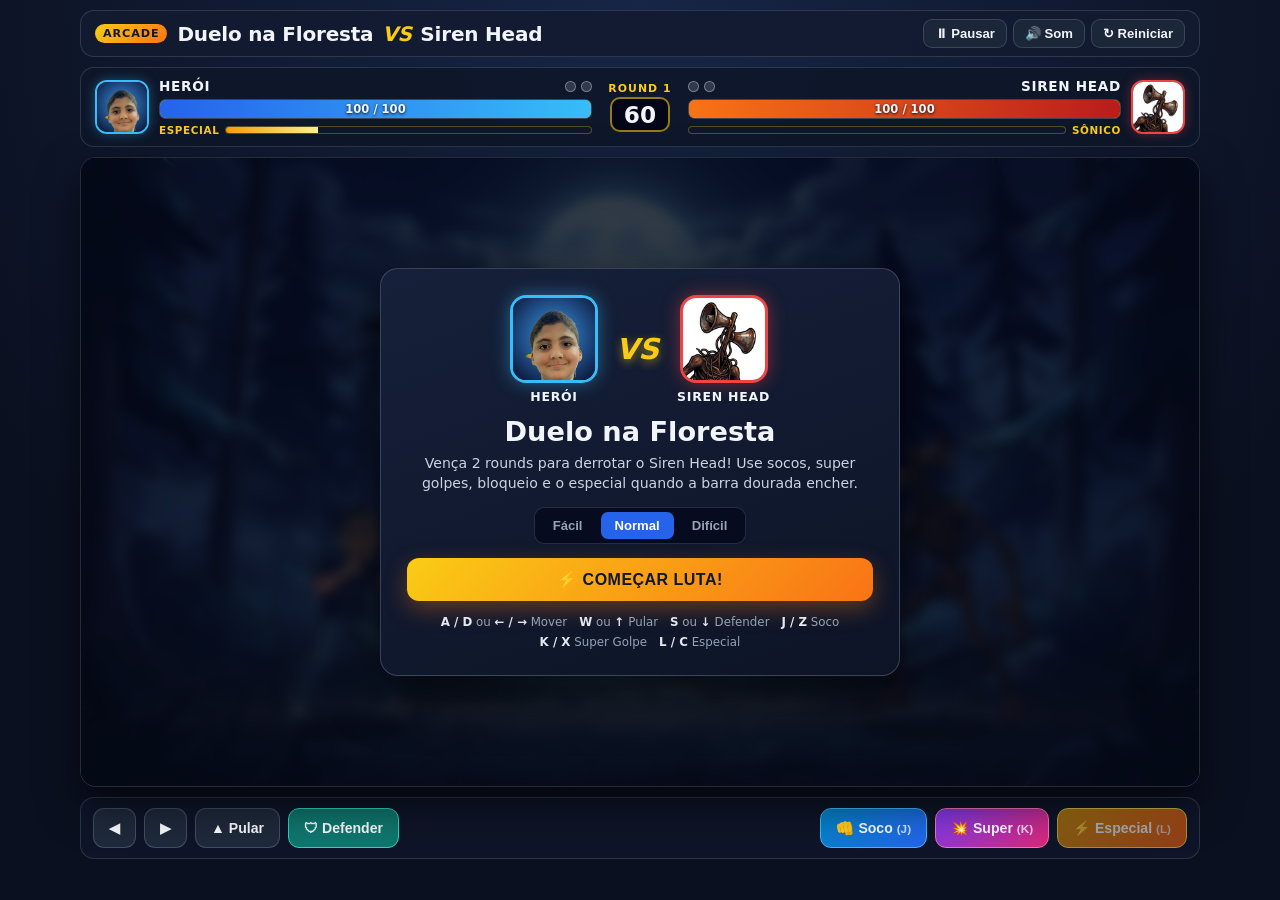
<file: index.html>
<!DOCTYPE html>
<html lang="pt-BR">
<head>
  <meta charset="UTF-8" />
  <meta name="viewport" content="width=device-width, initial-scale=1.0, maximum-scale=1.0, user-scalable=no" />
  <title>Duelo na Floresta: Herói vs Siren Head</title>
  <link rel="stylesheet" href="css/style.css" />
</head>
<body>
  <div class="game-shell">
    <!-- Top Utility Bar -->
    <header class="top-bar">
      <div class="brand-title">
        <span class="badge-arcade">ARCADE</span>
        <h1>Duelo na Floresta <span class="vs-accent">VS</span> Siren Head</h1>
      </div>
      <div class="top-actions">
        <button id="btnPause" class="icon-btn" type="button" title="Pausar (P)">⏸ Pausar</button>
        <button id="btnSound" class="icon-btn" type="button" title="Ativar/Desativar Som">🔊 Som</button>
        <button id="btnRestart" class="icon-btn" type="button" title="Reiniciar Luta">↻ Reiniciar</button>
      </div>
    </header>

    <!-- Main Arena Wrapper -->
    <main class="arena-wrapper">
      <!-- Arcade HUD Overlay -->
      <div class="hud" aria-label="Placar da luta">
        <!-- Player 1 (Boy) -->
        <div class="fighter-hud p1">
          <div class="avatar-frame p1-frame">
            <img id="p1Avatar" src="assets/hero_avatar.png" alt="Retrato do Herói" />
          </div>
          <div class="bars-col">
            <div class="name-row">
              <span class="fighter-name">HERÓI</span>
              <div class="round-dots" id="p1Rounds" aria-label="Rounds vencidos pelo Herói">
                <span class="dot"></span>
                <span class="dot"></span>
              </div>
            </div>
            <div class="hp-track">
              <div class="hp-trail" id="p1HpTrail"></div>
              <div class="hp-fill p1-hp" id="p1HpFill"></div>
              <span class="hp-text" id="p1HpText">100 / 100</span>
            </div>
            <div class="sp-row">
              <span class="sp-label">ESPECIAL</span>
              <div class="sp-track">
                <div class="sp-fill" id="p1SpFill"></div>
              </div>
            </div>
          </div>
        </div>

        <!-- Center Timer & Round -->
        <div class="center-hud">
          <div class="round-tag" id="roundTag">ROUND 1</div>
          <div class="timer-box" id="timerBox">60</div>
        </div>

        <!-- Player 2 (Siren Head) -->
        <div class="fighter-hud p2">
          <div class="bars-col">
            <div class="name-row">
              <div class="round-dots" id="p2Rounds" aria-label="Rounds vencidos pelo Siren Head">
                <span class="dot"></span>
                <span class="dot"></span>
              </div>
              <span class="fighter-name">SIREN HEAD</span>
            </div>
            <div class="hp-track">
              <div class="hp-trail" id="p2HpTrail"></div>
              <div class="hp-fill p2-hp" id="p2HpFill"></div>
              <span class="hp-text" id="p2HpText">100 / 100</span>
            </div>
            <div class="sp-row">
              <div class="sp-track">
                <div class="sp-fill p2-sp" id="p2SpFill"></div>
              </div>
              <span class="sp-label">SÔNICO</span>
            </div>
          </div>
          <div class="avatar-frame p2-frame">
            <img id="p2Avatar" src="assets/siren_avatar.png" alt="Retrato do Siren Head" />
          </div>
        </div>
      </div>

      <!-- Canvas Stage -->
      <div class="canvas-stage" id="canvasStage">
        <canvas id="gameCanvas" width="1280" height="720"></canvas>

        <!-- Round / KO Center Banner -->
        <div id="bannerOverlay" class="banner-overlay hidden" aria-live="polite">
          <div id="bannerText" class="banner-text">ROUND 1</div>
          <div id="bannerSub" class="banner-sub">PREPARE-SE!</div>
        </div>

        <!-- Start / Difficulty Overlay -->
        <div id="menuOverlay" class="modal-overlay">
          <div class="modal-card">
            <div class="vs-preview">
              <div class="preview-fighter">
                <img src="assets/hero_avatar.png" alt="Herói" class="preview-img p1-glow" />
                <span>HERÓI</span>
              </div>
              <div class="vs-emblem">VS</div>
              <div class="preview-fighter">
                <img src="assets/siren_avatar.png" alt="Siren Head" class="preview-img p2-glow" />
                <span>SIREN HEAD</span>
              </div>
            </div>
            <h2 class="modal-title">Duelo na Floresta</h2>
            <p class="modal-desc">Vença 2 rounds para derrotar o Siren Head! Use socos, super golpes, bloqueio e o especial quando a barra dourada encher.</p>

            <div class="diff-group" role="group" aria-label="Dificuldade">
              <button class="diff-btn" data-diff="easy" type="button">Fácil</button>
              <button class="diff-btn active" data-diff="normal" type="button">Normal</button>
              <button class="diff-btn" data-diff="hard" type="button">Difícil</button>
            </div>

            <button id="btnStartGame" class="btn-primary-fight" type="button">⚡ COMEÇAR LUTA!</button>

            <div class="controls-legend">
              <span><strong>A / D</strong> ou <strong>← / →</strong> Mover</span>
              <span><strong>W</strong> ou <strong>↑</strong> Pular</span>
              <span><strong>S</strong> ou <strong>↓</strong> Defender</span>
              <span><strong>J / Z</strong> Soco</span>
              <span><strong>K / X</strong> Super Golpe</span>
              <span><strong>L / C</strong> Especial</span>
            </div>
          </div>
        </div>

        <!-- Pause Overlay -->
        <div id="pauseOverlay" class="modal-overlay hidden">
          <div class="modal-card compact">
            <h2 class="modal-title">Jogo Pausado</h2>
            <div class="modal-btn-row">
              <button id="btnResume" class="btn-primary-fight" type="button">▶ Continuar</button>
              <button id="btnBackMenu" class="btn-secondary" type="button">Menu Principal</button>
            </div>
          </div>
        </div>

        <!-- End Match Overlay -->
        <div id="resultOverlay" class="modal-overlay hidden">
          <div class="modal-card compact">
            <div id="resultBadge" class="result-badge">🏆 VITÓRIA!</div>
            <h2 id="resultTitle" class="modal-title">Você derrotou o Siren Head!</h2>
            <p id="resultStats" class="modal-desc">Combo máximo: 0 · Golpes acertados: 0</p>
            <div class="modal-btn-row">
              <button id="btnPlayAgain" class="btn-primary-fight" type="button">⚡ Jogar Novamente</button>
              <button id="btnResultMenu" class="btn-secondary" type="button">Trocar Dificuldade</button>
            </div>
          </div>
        </div>
      </div>

      <!-- On-screen Touch & Click Controls -->
      <section class="touch-controls" aria-label="Controles na tela">
        <div class="ctrl-group move-group">
          <button class="ctrl-btn" data-action="left" type="button">◀</button>
          <button class="ctrl-btn" data-action="right" type="button">▶</button>
          <button class="ctrl-btn jump-btn" data-action="jump" type="button">▲ Pular</button>
          <button class="ctrl-btn block-btn" data-action="block" type="button">🛡 Defender</button>
        </div>
        <div class="ctrl-group attack-group">
          <button class="ctrl-btn punch-btn" data-action="punch" type="button">👊 Soco <small>(J)</small></button>
          <button class="ctrl-btn heavy-btn" data-action="heavy" type="button">💥 Super <small>(K)</small></button>
          <button class="ctrl-btn special-btn" id="touchSpecial" data-action="special" type="button">⚡ Especial <small>(L)</small></button>
        </div>
      </section>
    </main>
  </div>

  <!-- Hidden asset references for modular loading -->
  <div id="assetManifest"
       data-hero-idle="assets/hero_idle.png"
       data-hero-attack="assets/hero_attack.png"
       data-siren-idle="assets/siren_idle.png"
       data-siren-attack="assets/siren_attack.png"
       data-arena-bg="assets/arena_bg.jpg"
       hidden></div>

  <script src="js/game.js"></script>
</body>
</html>
</file>
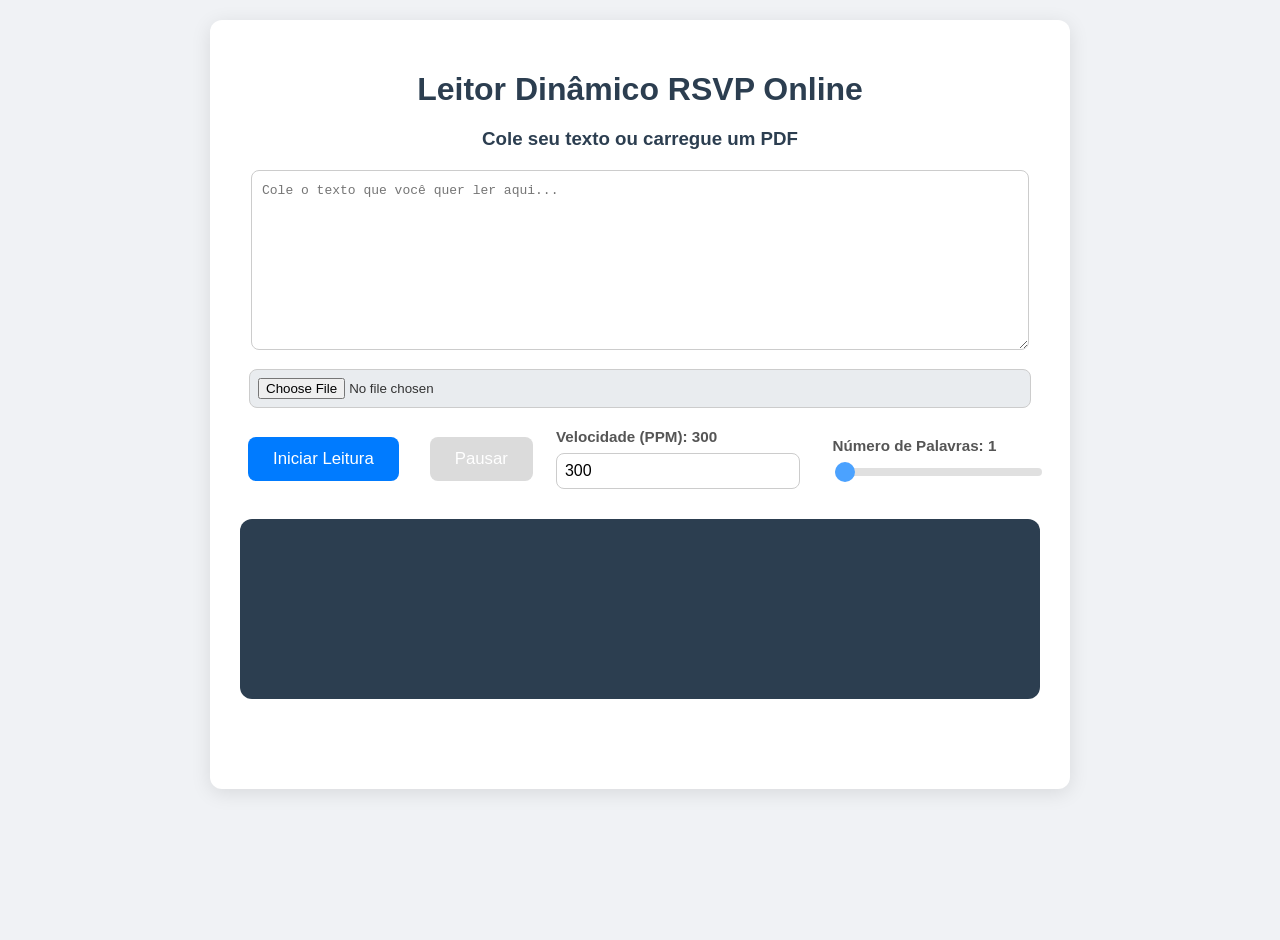
<file: index2.html>
<!DOCTYPE html>
<html lang="pt-BR">
<head>
    <meta charset="UTF-8">
    <meta name="viewport" content="width=device-width, initial-scale=1.0">
    <title>Leitor Dinâmico RSVP Online</title>
    <style>
        /* CSS (adaptado do popup.css e styles.css da extensão) */
        body {
            font-family: 'Segoe UI', Tahoma, Geneva, Verdana, sans-serif;
            margin: 0;
            padding: 20px;
            background-color: #f0f2f5;
            color: #333;
            display: flex;
            justify-content: center;
            align-items: flex-start; /* Align to top */
            min-height: 100vh;
        }

        .container {
            background-color: white;
            padding: 30px;
            border-radius: 12px;
            box-shadow: 0 4px 20px rgba(0, 0, 0, 0.1);
            max-width: 800px;
            width: 100%;
            text-align: center;
        }

        h1, h3 {
            color: #2c3e50;
            margin-bottom: 20px;
        }

        textarea {
            width: calc(100% - 22px); /* Account for padding and border */
            min-height: 180px;
            margin-bottom: 15px;
            padding: 10px;
            border: 1px solid #ccc;
            border-radius: 8px;
            resize: vertical;
            font-size: 1em;
            line-height: 1.5;
            box-sizing: border-box; /* Include padding and border in width */
        }

        input[type="file"] {
            margin-bottom: 20px;
            border: 1px solid #ccc;
            padding: 8px;
            border-radius: 8px;
            background-color: #e9ecef;
            width: calc(100% - 18px);
            box-sizing: border-box;
        }

        button {
            padding: 12px 25px;
            margin: 8px;
            cursor: pointer;
            border-radius: 8px;
            border: none;
            background-color: #007bff;
            color: white;
            font-size: 1.05em;
            transition: background-color 0.3s ease, transform 0.2s ease;
        }

        button:hover:not(:disabled) {
            background-color: #0056b3;
            transform: translateY(-2px);
        }

        button:active:not(:disabled) {
            transform: translateY(0);
        }

        button:disabled {
            background-color: #cccccc;
            cursor: not-allowed;
            opacity: 0.7;
        }

        button#iniciarParar.playing {
            background-color: #28a745; /* Green for playing state */
        }
        button#iniciarParar.playing:hover {
            background-color: #218838;
        }

        button#pausarRetomar.paused {
            background-color: #ffc107; /* Yellow for paused state */
            color: #333;
        }
        button#pausarRetomar.paused:hover {
            background-color: #e0a800;
        }

        .controls {
            display: flex;
            flex-wrap: wrap;
            gap: 15px;
            margin-bottom: 30px;
            justify-content: center;
            align-items: center;
        }

        .control-group {
            flex: 1 1 auto; /* Allow items to grow and shrink */
            min-width: 200px; /* Minimum width for each group */
            text-align: left;
        }

        label {
            display: block;
            margin-bottom: 8px;
            font-weight: bold;
            color: #555;
            font-size: 0.95em;
        }

        input[type="range"] {
            width: 100%;
            -webkit-appearance: none;
            height: 8px;
            background: #d3d3d3;
            outline: none;
            opacity: 0.7;
            transition: opacity .2s;
            border-radius: 4px;
        }

        input[type="range"]::-webkit-slider-thumb {
            -webkit-appearance: none;
            appearance: none;
            width: 20px;
            height: 20px;
            border-radius: 50%;
            background: #007bff;
            cursor: pointer;
            transition: background-color 0.3s ease;
        }

        input[type="range"]::-webkit-slider-thumb:hover {
            background: #0056b3;
        }

        input[type="number"] {
            padding: 8px;
            border: 1px solid #ccc;
            border-radius: 8px;
            width: calc(100% - 18px); /* Account for padding and border */
            box-sizing: border-box;
            font-size: 1em;
        }

        #rsvp-display {
            /* Base styles for the display box */
            font-size: 48px; /* Larger base font for better visibility */
            font-weight: bold;
            text-align: center;
            background-color: #2c3e50; /* Dark background */
            color: white;
            padding: 30px 15px; /* Reduced padding for smaller screens */
            border-radius: 12px;
            min-height: 120px; /* Reduced min-height */
            display: flex;
            justify-content: center;
            align-items: center;
            margin-top: 30px;

            /* Properties for single-line display of words */
            white-space: nowrap; /* Impede a quebra de linha */
            overflow: hidden; /* Esconde o texto que não cabe */
            text-overflow: ellipsis; /* Mostra "..." se o texto for cortado */
            line-height: 1.2; /* Ajuste na altura da linha */
            transition: font-size 0.05s ease; /* Suaviza as mudanças de tamanho da fonte (mais rápido) */

            /* Dynamic font size will now be handled by JavaScript */
        }

        #status-message {
            text-align: center;
            margin-top: 20px;
            padding: 10px;
            border-radius: 8px;
            font-weight: bold;
            min-height: 20px; /* Prevent layout shift */
        }
        .status-success { color: #28a745; background-color: #d4edda; border: 1px solid #c3e6cb; }
        .status-error { color: #dc3545; background-color: #f8d7da; border: 1px solid #f5c6cb; }

        /* Media query para telas menores (celulares) */
        @media (max-width: 600px) {
            .container {
                padding: 20px;
                border-radius: 8px;
            }
            h1 {
                font-size: 1.5em;
                margin-bottom: 15px;
            }
            h3 {
                font-size: 1.1em;
                margin-bottom: 15px;
            }
            textarea {
                min-height: 120px;
                margin-bottom: 10px;
                font-size: 0.9em;
            }
            input[type="file"] {
                margin-bottom: 15px;
                font-size: 0.9em;
            }
            button {
                padding: 10px 20px;
                margin: 5px;
                font-size: 0.95em;
            }
            .controls {
                gap: 10px;
                margin-bottom: 20px;
            }
            .control-group {
                min-width: auto;
                width: 45%; /* Ajusta a largura dos controles em telas menores */
            }
            label {
                font-size: 0.85em;
                margin-bottom: 5px;
            }
            input[type="number"],
            input[type="range"] {
                font-size: 0.9em;
            }
            #rsvp-display {
                padding: 20px 10px;
                min-height: 90px;
                /* Font size will be managed by JS, but base can be adjusted here if needed */
            }
            #status-message {
                font-size: 0.9em;
                margin-top: 10px;
                padding: 8px;
            }
        }
    </style>
</head>
<body>
    <div class="container">
        <h1>Leitor Dinâmico RSVP Online</h1>
        <h3>Cole seu texto ou carregue um PDF</h3>

        <textarea id="text-input" placeholder="Cole o texto que você quer ler aqui..."></textarea>
        <input type="file" id="pdf-file-input" accept=".pdf">

        <div class="controls">
            <button id="iniciarParar">Iniciar Leitura</button>
            <button id="pausarRetomar" disabled>Pausar</button>

            <div class="control-group">
                <label for="velocidade">Velocidade (PPM): <span id="velocidadeValor">300</span></label>
                <input type="number" id="velocidade" min="1" value="300" step="10">
            </div>

            <div class="control-group">
                <label for="numPalavras">Número de Palavras: <span id="numPalavrasValor">1</span></label>
                <input type="range" id="numPalavras" min="1" max="10" value="1" step="1">
            </div>
        </div>

        <div id="rsvp-display"></div>
        <div id="status-message"></div>
    </div>

    <script type="module">
        // Importar getDocument e GlobalWorkerOptions diretamente de pdf.mjs
        // ***** ATENÇÃO: OS CAMINHOS AGORA SÃO RELATIVOS À MESMA PASTA DO index2.html *****
        try {
            console.log("Tentando importar getDocument e GlobalWorkerOptions de ./pdf.mjs");
            const { getDocument, GlobalWorkerOptions } = await import('./pdf.mjs'); // Caminho atualizado
            console.log("Importação de pdf.mjs bem-sucedida.");

            // Configure o workerSrc para o pdf.worker.mjs
            console.log("Configurando GlobalWorkerOptions.workerSrc para ./pdf.worker.mjs");
            GlobalWorkerOptions.workerSrc = './pdf.worker.mjs'; // Caminho atualizado
            console.log("workerSrc configurado.");

            // --- Variáveis Globais ---
            let state = {
                lendo: false,
                pausado: false,
                velocidade: 300,
                numPalavras: 1,
                elementosConteudo: [], // Array de strings de texto (para HTML ou páginas de PDF)
                indiceElementoAtual: 0,
                unidadesTexto: [],
                indiceUnidadeAtual: 0,
                intervaloLeitura: null,
                pdfDoc: null, // Referência ao objeto PDFDocumentProxy quando um PDF é carregado
                initialFontSize: 48 // Store the initial font size for resetting
            };

            // --- Elementos do DOM ---
            const textInput = document.getElementById("text-input");
            const pdfFileInput = document.getElementById("pdf-file-input");
            const iniciarPararBtn = document.getElementById("iniciarParar");
            const pausarRetomarBtn = document.getElementById("pausarRetomar");
            const velocidadeInput = document.getElementById("velocidade");
            const velocidadeValorSpan = document.getElementById("velocidadeValor");
            const numPalavrasSlider = document.getElementById("numPalavras");
            const numPalavrasValorSpan = document.getElementById("numPalavrasValor");
            const rsvpDisplay = document.getElementById("rsvp-display");
            const statusMessageDiv = document.getElementById("status-message");

            // --- Funções de Utilitário ---
            function setStatusMessage(message, isError = false) {
                console.log(`Status: ${message} (Erro: ${isError})`);
                statusMessageDiv.textContent = message;
                statusMessageDiv.className = isError ? "status-error" : "status-success";
                setTimeout(() => { statusMessageDiv.textContent = ""; statusMessageDiv.className = ""; }, 5000);
            }

            function postProcessPdfText(text) {
                // Remove hífens no final da linha e recombina a palavra
                // Ex: "exibi-\nção" -> "exibição"
                // Ex: "palavra-\r\nlonga" -> "palavra-longa" (manter o hífen se não for quebra de linha visual)
                text = text.replace(/-\s*\n\s*/g, ''); // Remove hífen seguido de espaço(s) e quebra de linha
                text = text.replace(/-\s*\r\n\s*/g, ''); // Para quebras de linha Windows

                // Substitui múltiplas quebras de linha ou espaços por um único espaço
                text = text.replace(/\s+/g, ' ').trim();

                return text;
            }


            function exibirPalavrasRSVP(palavras) {
                if (rsvpDisplay) {
                    const texto = palavras.join(" ");
                    rsvpDisplay.textContent = texto;
                    // Remove dynamic font size from CSS as JS will control it
                    rsvpDisplay.style.removeProperty('--num-palavras-display');

                    // Reset font size to initial before checking
                    rsvpDisplay.style.fontSize = `${state.initialFontSize}px`;

                    // Measure the width of the text *after* setting its content and initial font size
                    let textWidth = rsvpDisplay.scrollWidth; // Use scrollWidth to get the full width even if it overflows

                    // Get the available width of the box (considering padding)
                    // Use getBoundingClientRect().width to get actual rendered width
                    const computedStyle = window.getComputedStyle(rsvpDisplay);
                    const paddingLeft = parseFloat(computedStyle.paddingLeft);
                    const paddingRight = parseFloat(computedStyle.paddingRight);
                    const boxAvailableWidth = rsvpDisplay.getBoundingClientRect().width - (paddingLeft + paddingRight);

                    let currentFontSize = state.initialFontSize;
                    const minFontSize = 14; // Minimum font size to prevent illegibility
                    const decrementAmount = 2; // Pixels to decrease font size by

                    // Decrease font size while text is wider than the available box width
                    while (textWidth > boxAvailableWidth && currentFontSize > minFontSize) {
                        currentFontSize -= decrementAmount;
                        rsvpDisplay.style.fontSize = `${currentFontSize}px`;
                        // Re-measure text width with new font size
                        textWidth = rsvpDisplay.scrollWidth;
                    }

                    // If text is now significantly smaller than box (e.g., after a very long word),
                    // try to increase font size back towards initialFontSize, without overflowing
                    if (textWidth < boxAvailableWidth && currentFontSize < state.initialFontSize) {
                        let tempFontSize = currentFontSize;
                        while (tempFontSize < state.initialFontSize) {
                            tempFontSize += decrementAmount;
                            rsvpDisplay.style.fontSize = `${tempFontSize}px`; // Temporarily apply
                            if (rsvpDisplay.scrollWidth <= boxAvailableWidth) {
                                currentFontSize = tempFontSize; // It fits, keep this size
                            } else {
                                rsvpDisplay.style.fontSize = `${currentFontSize}px`; // It overflowed, revert to previous fit
                                break;
                            }
                        }
                    }
                    rsvpDisplay.style.fontSize = `${currentFontSize}px`; // Ensure final size is set
                }
            }


            function calcularTempoEspera(textoUnidade) {
                const numPalavras = textoUnidade.split(/\s+/).filter(p => p.length > 0).length;
                if (numPalavras === 0) return 150;
                const tempo = (numPalavras / (state.velocidade / 60)) * 1000;
                return Math.max(tempo, 150);
            }

            function limparEstadoLeitura(clearPdfDoc = false) { // Parâmetro para decidir se limpa o PDF
                console.log("Limpando estado de leitura...");
                state.lendo = false;
                state.pausado = false;
                clearTimeout(state.intervaloLeitura);
                state.intervaloLeitura = null;
                state.indiceElementoAtual = 0;
                state.indiceUnidadeAtual = 0;
                state.unidadesTexto = [];
                state.elementosConteudo = [];
                
                if (clearPdfDoc) { // Só limpa state.pdfDoc se clearPdfDoc for true
                    state.pdfDoc = null;
                    pdfFileInput.value = ''; // Limpa o nome do arquivo selecionado no input
                    console.log("state.pdfDoc foi limpo.");
                }
                
                rsvpDisplay.textContent = "";
                // Reset font size to initial when clearing
                rsvpDisplay.style.fontSize = `${state.initialFontSize}px`;

                iniciarPararBtn.textContent = "Iniciar Leitura";
                iniciarPararBtn.classList.remove('playing');
                pausarRetomarBtn.textContent = "Pausar";
                pausarRetomarBtn.classList.remove('paused');
                pausarRetomarBtn.disabled = true;
                textInput.disabled = false;
                pdfFileInput.disabled = false;
                console.log("Estado limpo.");
            }

            function prepararProximoConteudo() {
                if (state.indiceElementoAtual >= state.elementosConteudo.length) {
                    console.log("Fim dos elementos de conteúdo.");
                    return false;
                }

                const textoParaProcessar = state.elementosConteudo[state.indiceElementoAtual];
                console.log(`prepararProximoConteudo: Processando elemento ${state.indiceElementoAtual}. Texto (primeiros 50 chars):`, textoParaProcessar ? textoParaProcessar.substring(0, 50) + "..." : "Vazio");
                
                state.unidadesTexto = textoParaProcessar.split(/\s+/).filter(p => p.length > 0);
                state.indiceUnidadeAtual = 0;

                if (state.unidadesTexto.length === 0) {
                    console.log("Unidade de conteúdo vazia. Pulando para o próximo elemento.");
                    state.indiceElementoAtual++;
                    return prepararProximoConteudo(); // Tenta o próximo elemento
                }
                console.log(`Conteúdo preparado com ${state.unidadesTexto.length} unidades (palavras/grupos de palavras).`);
                return true;
            }

            function avancarLeitura() {
                if (!state.lendo || state.pausado) return;

                if (state.indiceUnidadeAtual >= state.unidadesTexto.length) {
                    state.indiceElementoAtual++;
                    console.log(`avancarLeitura: Fim das unidades da página/elemento atual. Indo para o próximo elemento: ${state.indiceElementoAtual}`);
                    if (!prepararProximoConteudo()) {
                        console.log("Leitura concluída.");
                        pararLeitura();
                        setStatusMessage("Leitura concluída!");
                        return;
                    }
                }

                const fimChunk = Math.min(state.indiceUnidadeAtual + state.numPalavras, state.unidadesTexto.length);
                const palavras = state.unidadesTexto.slice(state.indiceUnidadeAtual, fimChunk);
                const unidadeAtual = palavras.join(" ");

                exibirPalavrasRSVP(palavras);
                console.log(`Exibindo: "${unidadeAtual}" (Unidade ${state.indiceUnidadeAtual + 1}/${state.unidadesTexto.length}, Elemento ${state.indiceElementoAtual + 1}/${state.elementosConteudo.length})`);

                const tempoEspera = calcularTempoEspera(unidadeAtual);
                state.indiceUnidadeAtual = fimChunk;
                state.intervaloLeitura = setTimeout(avancarLeitura, tempoEspera);
            }

            // --- Lógica de Controle ---
            async function iniciarLeitura() {
                limparEstadoLeitura(); // Isto manterá state.pdfDoc se já estiver carregado

                let contentToRead = "";
                if (textInput.value.trim()) {
                    contentToRead = textInput.value.trim();
                    state.elementosConteudo = [contentToRead]; // Trata como um único bloco de texto
                    console.log("Modo: Texto Colado. Conteúdo: ", contentToRead.substring(0, 100) + "...");
                } else if (state.pdfDoc) {
                    setStatusMessage("Extraindo e processando texto do PDF...", false);
                    console.log("Modo: PDF Carregado. Extraindo texto...");
                    const allText = [];
                    try {
                        for (let i = 1; i <= state.pdfDoc.numPages; i++) {
                            console.log(`Extraindo texto da página ${i}/${state.pdfDoc.numPages}...`);
                            const page = await state.pdfDoc.getPage(i);
                            const textContent = await page.getTextContent();
                            
                            let pageText = textContent.items
                                .filter(item => item.str.trim().length > 0)
                                .map(item => item.str)
                                .join(' ') // Junta itens com espaço
                                .trim();

                            // --- NOVA ETAPA DE PÓS-PROCESSAMENTO PARA PDF ---
                            pageText = postProcessPdfText(pageText);
                            // -------------------------------------------------
                            
                            allText.push(pageText);
                            console.log(`  -> Página ${i} texto extraído e processado (primeiros 100 chars):`, pageText.substring(0, 100), ` (Tamanho: ${pageText.length})`);
                            if (pageText.length === 0) {
                                console.warn(`  -> Página ${i} extraída vazia ou apenas espaços.`);
                            }
                        }
                        state.elementosConteudo = allText;
                        console.log(`Total de elementos de conteúdo (páginas): ${allText.length}`);
                        console.log(`Texto extraído do PDF: ${state.pdfDoc.numPages} páginas. state.elementosConteudo[0] (primeiros 100 chars):`, state.elementosConteudo[0] ? state.elementosConteudo[0].substring(0, 100) : "Vazio ou não existe");
                    } catch (pdfExtractError) {
                        console.error("Erro durante a extração de texto do PDF (pdf.js getTextContent):", pdfExtractError);
                        setStatusMessage(`Erro ao extrair texto do PDF: ${pdfExtractError.message}`, true);
                        state.pdfDoc = null; // Em caso de erro na extração, limpa o PDF carregado
                        return; // Stop execution if PDF extraction fails
                    }
                } else {
                    setStatusMessage("Por favor, cole algum texto ou carregue um arquivo PDF.", true);
                    return;
                }

                if (state.elementosConteudo.length === 0 || state.elementosConteudo.every(text => text.trim() === '')) {
                    setStatusMessage("Nenhum conteúdo válido para ler foi encontrado.", true);
                    console.error("state.elementosConteudo está vazio ou contém apenas strings vazias.");
                    limparEstadoLeitura(true); // Se não há conteúdo válido, reinicia tudo, incluindo o PDF
                    return;
                }

                if (!prepararProximoConteudo()) {
                    setStatusMessage("Não foi possível preparar o texto para leitura. Conteúdo pode estar vazio.", true);
                    console.error("prepararProximoConteudo retornou false, apesar de haver elementosConteudo.");
                    limparEstadoLeitura(true); // Se não consegue preparar, reinicia tudo
                    return;
                }

                state.lendo = true;
                state.pausado = false;
                iniciarPararBtn.textContent = "Parar Leitura";
                iniciarPararBtn.classList.add('playing');
                pausarRetomarBtn.disabled = false;
                pausarRetomarBtn.textContent = "Pausar";
                pausarRetomarBtn.classList.remove('paused');
                textInput.disabled = true;
                pdfFileInput.disabled = true;
                
                avancarLeitura();
                setStatusMessage("Leitura iniciada!");
            }

            function pararLeitura() {
                if (!state.lendo) return;
                limparEstadoLeitura(true); // Ao parar, limpa também o PDF para um novo início
                setStatusMessage("Leitura parada.");
            }

            function pausarRetomarLeitura() {
                if (!state.lendo) return;
                state.pausado = !state.pausado;
                if (state.pausado) {
                    clearTimeout(state.intervaloLeitura);
                    pausarRetomarBtn.textContent = "Retomar";
                    pausarRetomarBtn.classList.add('paused');
                    setStatusMessage("Leitura pausada.");
                } else {
                    avancarLeitura();
                    pausarRetomarBtn.textContent = "Pausar";
                    pausarRetomarBtn.classList.remove('paused');
                    setStatusMessage("Leitura retomada.");
                }
            }

            function atualizarConfiguracoes() {
                state.velocidade = parseInt(velocidadeInput.value);
                state.numPalavras = parseInt(numPalavrasSlider.value);
                velocidadeValorSpan.textContent = state.velocidade;
                numPalavrasValorSpan.textContent = state.numPalavras;
                // Remove dynamic font size from CSS, it's handled by JS now
                // rsvpDisplay.style.setProperty('--num-palavras-display', state.numPalavras); 

                if (state.lendo && !state.pausado) {
                    clearTimeout(state.intervaloLeitura);
                    avancarLeitura(); // Re-evaluate timing with new speed
                }
                localStorage.setItem('rsvpVelocidade', state.velocidade);
                localStorage.setItem('rsvpNumPalavras', state.numPalavras);
            }

            // --- Event Listeners ---
            iniciarPararBtn.addEventListener("click", () => {
                if (state.lendo) {
                    pararLeitura();
                } else {
                    iniciarLeitura();
                }
            });

            pausarRetomarBtn.addEventListener("click", pausarRetomarLeitura);

            velocidadeInput.addEventListener("input", atualizarConfiguracoes);
            numPalavrasSlider.addEventListener("input", atualizarConfiguracoes);
            
            pdfFileInput.addEventListener("change", async (event) => {
                const file = event.target.files[0];
                if (file && file.type === "application/pdf") {
                    limparEstadoLeitura(true); // Limpa tudo, incluindo PDF anterior, ao carregar um novo
                    setStatusMessage("Carregando PDF...", false);
                    textInput.value = ""; // Limpa a área de texto se um PDF for carregado
                    try {
                        const arrayBuffer = await file.arrayBuffer();
                        state.pdfDoc = await getDocument(arrayBuffer).promise;
                        // Use o título do documento se disponível, senão o nome do arquivo
                        const pdfMetadata = await state.pdfDoc.getMetadata();
                        const pdfTitle = pdfMetadata.info.Title || file.name;
                        setStatusMessage(`PDF "${pdfTitle}" carregado. ${state.pdfDoc.numPages} páginas. Clique em 'Iniciar Leitura' para começar.`, false);
                        console.log("PDF carregado, informações:", pdfMetadata.info);
                    } catch (error) {
                        console.error("Erro ao carregar PDF (pdf.js getDocument):", error);
                        setStatusMessage(`Erro ao carregar PDF: ${error.message}`, true);
                        state.pdfDoc = null;
                    }
                } else if (file) {
                    setStatusMessage("Por favor, selecione um arquivo PDF válido.", true);
                    limparEstadoLeitura(true); // Limpa o estado se um arquivo não PDF foi selecionado
                }
            });

            // Limpa o estado PDF se o usuário começar a digitar texto
            textInput.addEventListener("input", () => {
                if (textInput.value.trim().length > 0) {
                    // Se o usuário digitou texto, assume que ele quer usar o texto e não o PDF
                    limparEstadoLeitura(true); 
                }
            });

            // --- Inicialização ---
            function init() {
                console.log("Inicializando site...");
                // Store initial font size from CSS
                state.initialFontSize = parseFloat(window.getComputedStyle(rsvpDisplay).fontSize);

                const savedVelocidade = localStorage.getItem('rsvpVelocidade');
                const savedNumPalavras = localStorage.getItem('rsvpNumPalavras');

                if (savedVelocidade) {
                    state.velocidade = parseInt(savedVelocidade);
                    velocidadeInput.value = state.velocidade;
                }
                if (savedNumPalavras) {
                    state.numPalavras = parseInt(savedNumPalavras);
                    numPalavrasSlider.value = state.numPalavras;
                }
                atualizarConfiguracoes();
                limparEstadoLeitura(true); // No início, limpa tudo, incluindo PDF
                console.log("Site inicializado com configurações:", state.velocidade, state.numPalavras);
            }

            init();

        } catch (initialImportError) {
            console.error("Erro fatal ao importar módulos PDF.js: ", initialImportError);
            document.getElementById('status-message').textContent = "Erro crítico ao carregar a funcionalidade PDF. Verifique o console e os arquivos pdf.js.";
            document.getElementById('status-message').className = "status-error";
            // Desabilitar botões se a importação falhar
            document.getElementById("iniciarParar").disabled = true;
            document.getElementById("pausarRetomar").disabled = true;
            document.getElementById("pdf-file-input").disabled = true;
        }
    </script>
</body>
</html>
</file>
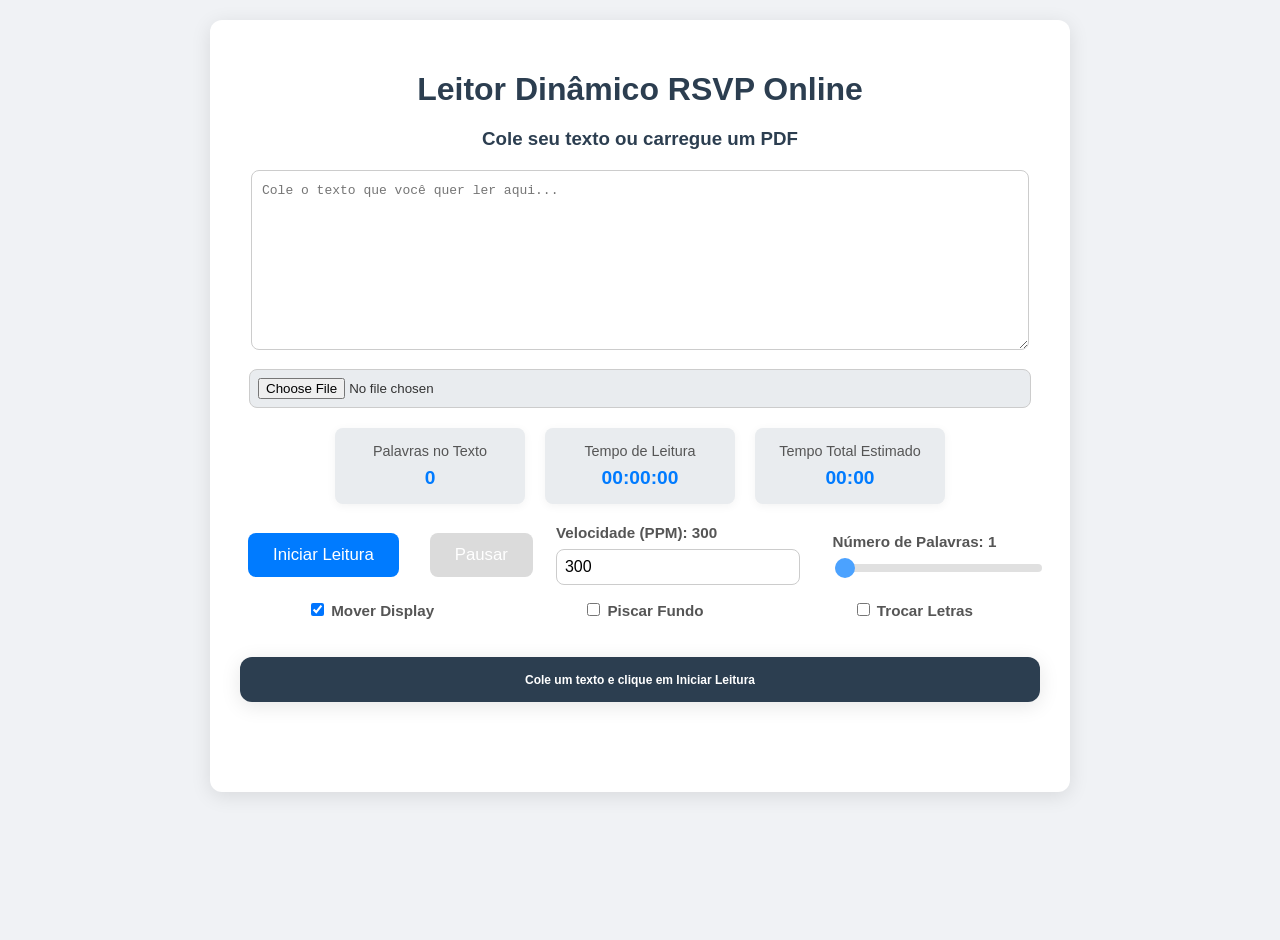
<file: index3.html>
<!DOCTYPE html>
<html lang="pt-BR">
<head>
    <meta charset="UTF-8">
    <meta name="viewport" content="width=device-width, initial-scale=1.0">
    <title>Leitor Dinâmico RSVP Online</title>
    <style>
        body {
            font-family: "Segoe UI", Tahoma, Geneva, Verdana, sans-serif;
            margin: 0px;
            padding: 20px;
            background-color: rgb(240, 242, 245);
            color: rgb(51, 51, 51);
            display: flex;
            justify-content: center;
            align-items: flex-start;
            min-height: 100vh;
        }

        .container {
            background-color: white;
            padding: 30px;
            border-radius: 12px;
            box-shadow: rgba(0, 0, 0, 0.1) 0px 4px 20px;
            max-width: 800px;
            width: 100%;
            text-align: center;
        }

        h1, h3 {
            color: rgb(44, 62, 80);
            margin-bottom: 20px;
        }

        textarea {
            width: calc(100% - 22px);
            min-height: 180px;
            margin-bottom: 15px;
            padding: 10px;
            border: 1px solid rgb(204, 204, 204);
            border-radius: 8px;
            resize: vertical;
            font-size: 1em;
            line-height: 1.5;
            box-sizing: border-box;
        }

        input[type="file"] {
            margin-bottom: 20px;
            border: 1px solid rgb(204, 204, 204);
            padding: 8px;
            border-radius: 8px;
            background-color: rgb(233, 236, 239);
            width: calc(100% - 18px);
            box-sizing: border-box;
        }

        button {
            padding: 12px 25px;
            margin: 8px;
            cursor: pointer;
            border-radius: 8px;
            border: none;
            background-color: rgb(0, 123, 255);
            color: white;
            font-size: 1.05em;
            transition: background-color 0.3s, transform 0.2s;
        }

        button:hover:not(:disabled) {
            background-color: rgb(0, 86, 179);
            transform: translateY(-2px);
        }

        button:active:not(:disabled) {
            transform: translateY(0px);
        }

        button:disabled {
            background-color: rgb(204, 204, 204);
            cursor: not-allowed;
            opacity: 0.7;
        }

        button#iniciarParar.playing {
            background-color: rgb(40, 167, 69);
        }

        button#iniciarParar.playing:hover {
            background-color: rgb(33, 136, 56);
        }

        button#pausarRetomar.paused {
            background-color: rgb(255, 193, 7);
            color: rgb(51, 51, 51);
        }

        button#pausarRetomar.paused:hover {
            background-color: rgb(224, 168, 0);
        }

        .controls {
            display: flex;
            flex-wrap: wrap;
            gap: 15px;
            margin-bottom: 30px;
            justify-content: center;
            align-items: center;
        }

        .control-group {
            flex: 1 1 auto;
            min-width: 200px;
            text-align: left;
        }

        label {
            display: block;
            margin-bottom: 8px;
            font-weight: bold;
            color: rgb(85, 85, 85);
            font-size: 0.95em;
        }

        input[type="range"] {
            width: 100%;
            appearance: none;
            height: 8px;
            background: rgb(211, 211, 211);
            outline: none;
            opacity: 0.7;
            transition: opacity 0.2s;
            border-radius: 4px;
        }

        input[type="range"]::-webkit-slider-thumb {
            appearance: none;
            width: 20px;
            height: 20px;
            border-radius: 50%;
            background: rgb(0, 123, 255);
            cursor: pointer;
            transition: background-color 0.3s;
        }

        input[type="range"]::-webkit-slider-thumb:hover {
            background: rgb(0, 86, 179);
        }

        input[type="number"] {
            padding: 8px;
            border: 1px solid rgb(204, 204, 204);
            border-radius: 8px;
            width: calc(100% - 18px);
            box-sizing: border-box;
            font-size: 1em;
        }

        #rsvp-display-container {
            font-family: Arial, sans-serif;
            font-size: 12px;
            font-weight: bold;
            text-align: center;
            background-color: rgb(44, 62, 80);
            color: white;
            padding: 5px 15px;
            border-radius: 12px;
            min-height: 35px;
            display: flex;
            justify-content: center;
            align-items: center;
            white-space: nowrap;
            overflow: hidden;
            text-overflow: ellipsis;
            line-height: 1.2;
            box-shadow: rgba(0, 0, 0, 0.1) 0px 4px 20px;
            margin-top: 30px;
        }

        #status-message {
            text-align: center;
            margin-top: 20px;
            padding: 10px;
            border-radius: 8px;
            font-weight: bold;
            min-height: 20px;
        }

        .status-success {
            color: rgb(40, 167, 69);
            background-color: rgb(212, 237, 218);
            border: 1px solid rgb(195, 230, 203);
        }

        .status-error {
            color: rgb(220, 53, 69);
            background-color: rgb(248, 215, 218);
            border: 1px solid rgb(245, 198, 203);
        }

        .info-panel {
            display: flex;
            justify-content: center;
            align-items: center;
            gap: 20px;
            margin-bottom: 20px;
            flex-wrap: wrap;
        }

        .info-box {
            background-color: rgb(233, 236, 239);
            border-radius: 8px;
            padding: 15px 20px;
            min-width: 150px;
            text-align: center;
            box-shadow: rgba(0, 0, 0, 0.05) 0px 2px 10px;
        }

        .info-box span {
            display: block;
            font-size: 1.2em;
            font-weight: bold;
            color: rgb(0, 123, 255);
            margin-top: 5px;
        }

        .info-box label {
            font-size: 0.9em;
            color: rgb(85, 85, 85);
            font-weight: normal;
        }

        @media (max-width: 600px) {
            .container { padding: 20px; border-radius: 8px; }
            h1 { font-size: 1.5em; margin-bottom: 15px; }
            h3 { font-size: 1.1em; margin-bottom: 15px; }
            textarea { min-height: 120px; margin-bottom: 10px; font-size: 0.9em; }
            input[type="file"] { margin-bottom: 15px; font-size: 0.9em; }
            button { padding: 10px 20px; margin: 5px; font-size: 0.95em; }
            .controls { gap: 10px; margin-bottom: 20px; }
            .control-group { min-width: auto; width: 45%; }
            label { font-size: 0.85em; margin-bottom: 5px; }
            input[type="number"], input[type="range"] { font-size: 0.9em; }
            #rsvp-display-container { min-height: 35px; }
            #status-message { font-size: 0.9em; margin-top: 10px; padding: 8px; }
            .info-panel { flex-direction: column; }
            .info-box { width: 100%; margin-bottom: 10px; }
        }
    </style>
</head>
<body>
    <div class="container">
        <h1>Leitor Dinâmico RSVP Online</h1>
        <h3>Cole seu texto ou carregue um PDF</h3>

        <textarea id="text-input" placeholder="Cole o texto que você quer ler aqui..."></textarea>
        <input type="file" id="pdf-file-input" accept=".pdf">

        <div class="info-panel">
            <div class="info-box">
                <label>Palavras no Texto</label>
                <span id="word-count">0</span>
            </div>
            <div class="info-box">
                <label>Tempo de Leitura</label>
                <span id="reading-timer">00:00:00</span>
            </div>
            <div class="info-box">
                <label>Tempo Total Estimado</label>
                <span id="estimated-time-display">00:00</span>
            </div>
        </div>

        <div class="controls">
            <button id="iniciarParar">Iniciar Leitura</button>
            <button id="pausarRetomar" disabled>Pausar</button>
            
            <div class="control-group">
                <label for="velocidade">Velocidade (PPM): <span id="velocidadeValor">300</span></label>
                <input type="number" id="velocidade" min="1" value="300" step="10">
            </div>

            <div class="control-group">
                <label for="numPalavras">Número de Palavras: <span id="numPalavrasValor">1</span></label>
                <input type="range" id="numPalavras" min="1" max="10" value="1" step="1">
            </div>

            <div class="control-group" style="text-align:center;">
                <label for="moverDisplay">
                    <input type="checkbox" id="moverDisplay" checked>
                    Mover Display
                </label>
            </div>
            
            <div class="control-group" style="text-align:center;">
                <label for="blinkBackground">
                    <input type="checkbox" id="blinkBackground">
                    Piscar Fundo
                </label>
            </div>

            <div class="control-group" style="text-align:center;">
                <label for="trocarLetras">
                    <input type="checkbox" id="trocarLetras">
                    Trocar Letras
                </label>
            </div>
        </div>
        
        <div id="rsvp-display-container">
            <span id="rsvp-display">Cole um texto e clique em Iniciar Leitura</span>
        </div>
        
        <div id="status-message"></div>
    </div>

    <script>
        const textInput = document.getElementById('text-input');
        const iniciarPararBtn = document.getElementById('iniciarParar');
        const pausarRetomarBtn = document.getElementById('pausarRetomar');
        const velocidadeInput = document.getElementById('velocidade');
        const numPalavrasInput = document.getElementById('numPalavras');
        const velocidadeValorSpan = document.getElementById('velocidadeValor');
        const numPalavrasValorSpan = document.getElementById('numPalavrasValor');
        const rsvpDisplayContainer = document.getElementById('rsvp-display-container');
        const rsvpDisplay = document.getElementById('rsvp-display');
        const statusMessage = document.getElementById('status-message');
        const moverDisplayCheckbox = document.getElementById('moverDisplay');
        const blinkBackgroundCheckbox = document.getElementById('blinkBackground');
        const trocarLetrasCheckbox = document.getElementById('trocarLetras');
        const wordCountDisplay = document.getElementById('word-count');
        const readingTimerDisplay = document.getElementById('reading-timer');
        const estimatedTimeDisplay = document.getElementById('estimated-time-display');

        let palavras;
        let indiceAtual = 0;
        let leitorIntervalo;
        let estaPausado = false;
        let direcao = 1;
        let currentY = 0;
        let maxMove = 0;
        let timerInterval;
        let timerSeconds = 0;

        let backgroundTimeout;
        let blinkSpeed = 500;
        const minBlinkSpeed = 50;
        const speedDecrement = 20;
        let colorIndex = 0;
        const colors = ['#ff0000', '#00ff00', '#0000ff'];

        const leetReplacements = {
            'a': '4',
            'e': '3',
            'i': '1',
            'o': '0',
            's': '5',
            't': '7'
        };

        function setStatus(message, type) {
            statusMessage.textContent = message;
            statusMessage.className = '';
            if (type) {
                statusMessage.classList.add(`status-${type}`);
            }
        }

        function updateEstimatedTime() {
            const totalWords = parseInt(wordCountDisplay.textContent, 10);
            const ppm = parseInt(velocidadeInput.value, 10);
            
            if (totalWords > 0 && ppm > 0) {
                const estimatedMinutes = totalWords / ppm;
                const minutes = Math.floor(estimatedMinutes);
                const seconds = Math.round((estimatedMinutes - minutes) * 60);
                estimatedTimeDisplay.textContent = `${String(minutes).padStart(2, '0')}:${String(seconds).padStart(2, '0')}`;
            } else {
                estimatedTimeDisplay.textContent = '00:00';
            }
        }

        function countWords() {
            const text = textInput.value.trim();
            const words = text.length > 0 ? text.split(/\s+/).filter(Boolean) : [];
            wordCountDisplay.textContent = words.length;
            updateEstimatedTime();
        }

        function updateTimerDisplay() {
            const hours = Math.floor(timerSeconds / 3600);
            const minutes = Math.floor((timerSeconds % 3600) / 60);
            const seconds = timerSeconds % 60;
            readingTimerDisplay.textContent = 
                `${String(hours).padStart(2, '0')}:${String(minutes).padStart(2, '0')}:${String(seconds).padStart(2, '0')}`;
        }

        function startTimer() {
            if (timerInterval) {
                clearInterval(timerInterval);
            }
            timerInterval = setInterval(() => {
                timerSeconds++;
                updateTimerDisplay();
            }, 1000);
        }

        function pauseTimer() {
            clearInterval(timerInterval);
        }

        function resetTimer() {
            clearInterval(timerInterval);
            timerSeconds = 0;
            updateTimerDisplay();
        }

        function moverDisplay() {
            const viewportHeight = window.innerHeight;
            const containerHeight = rsvpDisplayContainer.offsetHeight;
            const containerOffsetTop = rsvpDisplayContainer.offsetTop;

            const maxMove = viewportHeight - (containerOffsetTop + containerHeight) - 20;

            if (currentY >= maxMove) {
                currentY = 0;
            } else {
                currentY += 2;
            }

            rsvpDisplayContainer.style.transform = `translateY(${currentY}px)`;
        }

        function startBlinking() {
            colorIndex = 0;
            blinkSpeed = 500;
            runBlinkLoop();
        }

        function runBlinkLoop() {
            clearTimeout(backgroundTimeout);
            if (estaPausado) return;

            document.body.style.backgroundColor = colors[colorIndex];
            colorIndex = (colorIndex + 1) % colors.length;
            
            if (blinkSpeed > minBlinkSpeed) {
                blinkSpeed -= speedDecrement;
            }

            backgroundTimeout = setTimeout(runBlinkLoop, blinkSpeed);
        }

        function stopBlinking() {
            clearTimeout(backgroundTimeout);
            document.body.style.backgroundColor = 'rgb(240, 242, 245)';
        }
        
        function convertToLeetspeak(text) {
            const lowercasedText = text.toLowerCase();
            return lowercasedText.replace(/[aeiost]/g, match => leetReplacements[match]);
        }

        function iniciarLeitura() {
            if (leitorIntervalo) {
                clearInterval(leitorIntervalo);
            }
            
            if (!estaPausado) {
                resetTimer();
            }

            let texto = textInput.value.trim();
            if (!texto) {
                setStatus('Por favor, cole um texto ou carregue um PDF.', 'error');
                return;
            }

            if (trocarLetrasCheckbox.checked) {
                texto = convertToLeetspeak(texto);
            }
            
            palavras = texto.split(/\s+/).filter(Boolean);

            if (palavras.length === 0) {
                setStatus('O texto inserido não contém palavras.', 'error');
                return;
            }

            const velocidade = parseInt(velocidadeInput.value, 10);
            const numPalavras = parseInt(numPalavrasInput.value, 10);
            const intervalo = (60000 / velocidade) * numPalavras;

            iniciarPararBtn.textContent = 'Parar Leitura';
            iniciarPararBtn.classList.add('playing');
            pausarRetomarBtn.disabled = false;
            textInput.disabled = false;

            setStatus('Iniciando leitura...', 'success');

            startTimer();
            if (blinkBackgroundCheckbox.checked) {
                startBlinking();
            } else {
                stopBlinking();
            }
            
            indiceAtual = estaPausado ? indiceAtual : 0;
            estaPausado = false;
            currentY = 0;
            direcao = 1;

            leitorIntervalo = setInterval(() => {
                if (indiceAtual >= palavras.length) {
                    pararLeitura();
                    setStatus('Leitura concluída!', 'success');
                    return;
                }

                const palavrasParaExibir = palavras.slice(indiceAtual, indiceAtual + numPalavras).join(' ');
                rsvpDisplay.textContent = palavrasParaExibir;

                if (moverDisplayCheckbox.checked) {
                    moverDisplay();
                }

                indiceAtual += numPalavras;
            }, intervalo);
        }

        function pararLeitura() {
            clearInterval(leitorIntervalo);
            leitorIntervalo = null;
            iniciarPararBtn.textContent = 'Iniciar Leitura';
            iniciarPararBtn.classList.remove('playing');
            pausarRetomarBtn.disabled = true;
            textInput.disabled = false;
            estaPausado = false;
            pausarRetomarBtn.textContent = 'Pausar';
            pausarRetomarBtn.classList.remove('paused');
            currentY = 0;
            rsvpDisplayContainer.style.transform = 'translateY(0)';
            rsvpDisplay.textContent = 'Cole um texto e clique em Iniciar Leitura';
            pauseTimer(); 
            stopBlinking();
        }

        function pausarRetomarLeitura() {
            if (leitorIntervalo) {
                clearInterval(leitorIntervalo);
                leitorIntervalo = null;
                pausarRetomarBtn.textContent = 'Retomar';
                pausarRetomarBtn.classList.add('paused');
                setStatus('Leitura pausada.', 'info');
                estaPausado = true;
                pauseTimer();
                clearTimeout(backgroundTimeout);
            } else {
                const velocidade = parseInt(velocidadeInput.value, 10);
                const numPalavras = parseInt(numPalavrasInput.value, 10);
                const intervalo = (60000 / velocidade) * numPalavras;

                leitorIntervalo = setInterval(() => {
                    if (indiceAtual >= palavras.length) {
                        pararLeitura();
                        setStatus('Leitura concluída!', 'success');
                        return;
                    }

                    const palavrasParaExibir = palavras.slice(indiceAtual, indiceAtual + numPalavras).join(' ');
                    rsvpDisplay.textContent = palavrasParaExibir;

                    if (moverDisplayCheckbox.checked) {
                        moverDisplay();
                    }

                    indiceAtual += numPalavras;
                }, intervalo);

                pausarRetomarBtn.textContent = 'Pausar';
                pausarRetomarBtn.classList.remove('paused');
                setStatus('Leitura retomada.', 'success');
                estaPausado = false;
                startTimer();
                if (blinkBackgroundCheckbox.checked) {
                    runBlinkLoop();
                }
            }
        }

        textInput.addEventListener('input', countWords);

        iniciarPararBtn.addEventListener('click', () => {
            if (iniciarPararBtn.textContent === 'Parar Leitura') {
                pararLeitura();
            } else {
                iniciarLeitura();
            }
        });

        pausarRetomarBtn.addEventListener('click', pausarRetomarLeitura);

        velocidadeInput.addEventListener('input', (e) => {
            velocidadeValorSpan.textContent = e.target.value;
            if (leitorIntervalo) {
                iniciarLeitura();
            }
            updateEstimatedTime();
        });

        numPalavrasInput.addEventListener('input', (e) => {
            numPalavrasValorSpan.textContent = e.target.value;
            if (leitorIntervalo) {
                iniciarLeitura();
            }
        });

        moverDisplayCheckbox.addEventListener('change', (e) => {
            if (leitorIntervalo) {
                iniciarLeitura();
            }
            if (!e.target.checked) {
                rsvpDisplayContainer.style.transform = 'translateY(0)';
                currentY = 0;
            }
        });
        
        trocarLetrasCheckbox.addEventListener('change', (e) => {
            if (leitorIntervalo) {
                iniciarLeitura();
            }
        });

        blinkBackgroundCheckbox.addEventListener('change', (e) => {
            if (leitorIntervalo) {
                iniciarLeitura();
            }
        });
        
        countWords();
    </script>
</body>
</html>
</file>
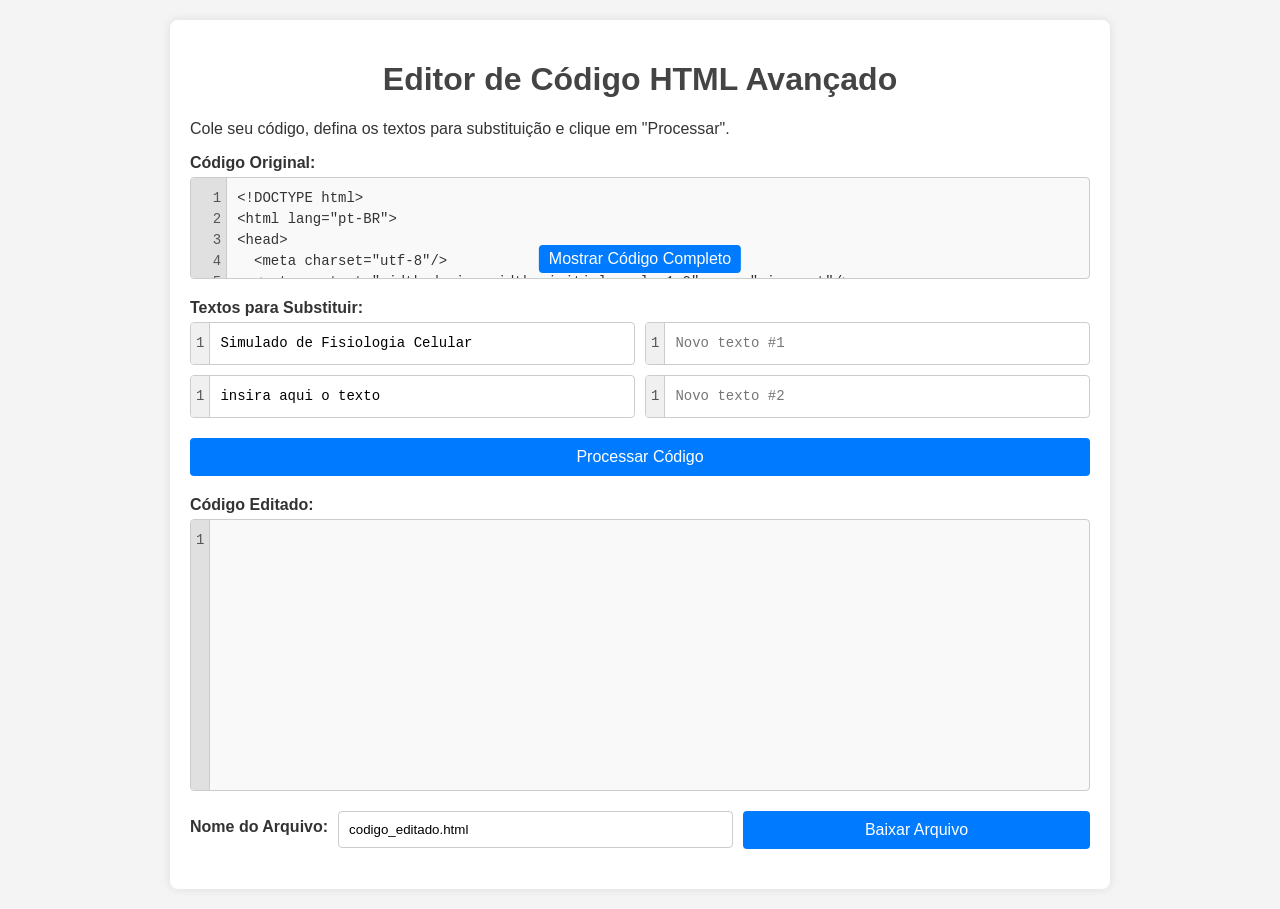
<file: index60.html>
<!DOCTYPE html>
<html lang="pt-br">
<head>
    <meta charset="UTF-8">
    <meta name="viewport" content="width=device-width, initial-scale=1.0">
    <title>Editor de Código HTML Avançado</title>
    <style>
        body {
            font-family: Arial, sans-serif;
            margin: 20px;
            background-color: #f4f4f4;
            color: #333;
        }
        .container {
            max-width: 900px;
            margin: auto;
            background: #fff;
            padding: 20px;
            border-radius: 8px;
            box-shadow: 0 0 10px rgba(0, 0, 0, 0.1);
        }
        h1 {
            text-align: center;
            color: #444;
        }
        .section {
            margin-bottom: 20px;
        }
        label {
            display: block;
            margin-bottom: 5px;
            font-weight: bold;
        }
        .code-container {
            display: flex;
            position: relative;
            border: 1px solid #ccc;
            border-radius: 4px;
            overflow: hidden;
            background-color: #f9f9f9;
            /* Estilos para minimização */
            max-height: 400px;
            transition: max-height 0.3s ease-out;
        }
        .code-container.minimized {
            max-height: 100px;
        }
        .line-numbers {
            background-color: #e0e0e0;
            color: #555;
            padding: 10px 5px;
            text-align: right;
            border-right: 1px solid #ccc;
            user-select: none;
            flex-shrink: 0;
            font-family: monospace;
            font-size: 14px;
            line-height: 1.5;
            overflow: hidden;
        }
        textarea {
            width: 100%;
            padding: 10px;
            border: none;
            outline: none;
            resize: none;
            font-family: monospace;
            font-size: 14px;
            line-height: 1.5;
            min-height: 250px;
            background-color: transparent;
            color: #333;
        }
        .input-with-lines {
            display: flex;
            flex: 1;
            border: 1px solid #ccc;
            border-radius: 4px;
            overflow: hidden;
        }
        .input-with-lines .line-numbers {
            background-color: #f0f0f0;
            padding: 10px 5px;
            line-height: 1.5;
        }
        .input-with-lines input {
            width: 100%;
            padding: 10px;
            border: none;
            outline: none;
            font-family: monospace;
            font-size: 14px;
            box-sizing: border-box;
            background-color: transparent;
        }
        .button-group {
            display: flex;
            justify-content: space-between;
            gap: 10px;
            flex-wrap: wrap;
        }
        button {
            padding: 10px 20px;
            border: none;
            border-radius: 4px;
            background-color: #007BFF;
            color: white;
            cursor: pointer;
            font-size: 16px;
            flex-grow: 1;
        }
        button:hover {
            background-color: #0056b3;
        }
        .replace-pair {
            display: flex;
            gap: 10px;
            margin-bottom: 10px;
            flex-wrap: wrap;
        }
        .replace-pair .input-with-lines {
            flex: 1;
        }
        .download-group {
            display: flex;
            gap: 10px;
            align-items: center;
        }
        .download-group input {
            flex-grow: 1;
            padding: 10px;
            border: 1px solid #ccc;
            border-radius: 4px;
            box-sizing: border-box;
        }
        /* Estilos para o botão de alternar */
        .toggle-button {
            position: absolute;
            bottom: 5px;
            left: 50%;
            transform: translateX(-50%);
            padding: 5px 10px;
            background-color: #007BFF;
            color: white;
            border: none;
            border-radius: 4px;
            cursor: pointer;
            display: none; /* Escondido por padrão */
        }
        .code-container.minimized .toggle-button {
            display: block; /* Mostrado apenas quando minimizado */
        }
    </style>
</head>
<body>

<div class="container">
    <h1>Editor de Código HTML Avançado</h1>
    <p>Cole seu código, defina os textos para substituição e clique em "Processar".</p>

    <div class="section">
        <label for="input-code">Código Original:</label>
        <div class="code-container" id="input-container">
            <div id="input-lines" class="line-numbers"></div>
            <textarea id="input-code" placeholder="Cole seu código aqui...">
<!DOCTYPE html>
<html lang="pt-BR">
<head>
  <meta charset="utf-8"/>
  <meta content="width=device-width, initial-scale=1.0" name="viewport"/>
  <title>Simulado de Fisiologia Celular</title>
  <style>
    body {
      font-family: sans-serif;
      margin: 0;
      padding: 20px;
      display: flex;
      justify-content: center;
      align-items: flex-start;
      min-height: 100vh;
      background-color: #f4f4f4;
    }

    .quiz-container {
      max-width: 800px;
      width: 100%;
    }

    h1 {
      color: #333;
      text-align: center;
      margin-bottom: 30px;
    }

    .card {
      background-color: white;
      border-radius: 8px;
      padding: 20px;
      margin-bottom: 20px;
      box-shadow: 0 2px 4px rgba(0, 0, 0, 0.1);
    }

    .question {
      font-weight: bold;
      margin-bottom: 10px;
      color: #333;
    }

    .options {
      margin-top: 15px;
    }

    /* Estilos unificados para todas as opções (estáticas e dinâmicas) */
    .option, label.option, label, #newQuestionsContent label {
      display: flex; /* Para alinhar imagem e texto */
      align-items: center;
      margin-bottom: 10px;
      padding: 10px;
      border: 1px solid #ddd;
      border-radius: 5px;
      cursor: pointer;
      transition: background-color 0.2s ease;
      position: relative; /* Para posicionar a tesoura */
    }

    /* FORÇA a remoção de inputs de radio em QUALQUER lugar */
    .option input[type="radio"], 
    label input[type="radio"],
    #newQuestionsContent input[type="radio"],
    #newQuestionsContent label input[type="radio"] {
        display: none !important;
        visibility: hidden !important;
        opacity: 0 !important;
        position: absolute !important;
        left: -9999px !important;
    }

    .option:hover, 
    label.option:hover, 
    label:hover,
    #newQuestionsContent label:hover {
      background-color: #e9e9e9;
    }

    .option.selected, 
    label.option.selected, 
    label.selected,
    #newQuestionsContent label.selected {
      background-color: #d1e7dd;
      border-color: #28a745;
    }

    .option.correct, 
    label.option.correct, 
    label.correct,
    #newQuestionsContent label.correct {
      background-color: #d4edda;
      border-color: #28a745;
    }

    .option.incorrect, 
    label.option.incorrect, 
    label.incorrect,
    #newQuestionsContent label.incorrect {
      background-color: #f8d7da;
      border-color: #dc3545;
    }

    .submit-btn {
      display: block;
      width: 100%;
      padding: 15px;
      background-color: #007bff;
      color: white;
      border: none;
      border-radius: 5px;
      font-size: 18px;
      cursor: pointer;
      transition: background-color 0.3s ease;
      margin-top: 30px;
    }

    .submit-btn:hover {
      background-color: #0056b3;
    }

    .results {
      text-align: center;
      margin-top: 30px;
      font-size: 20px;
      font-weight: bold;
      color: #333;
    }

    .scissor-icon {
      margin-right: 10px; /* Espaço entre a tesoura e o texto da opção */
      width: 20px; /* Ajuste conforme o tamanho da sua imagem */
      height: 20px; /* Ajuste conforme o tamanho da sua imagem */
      opacity: 0.5; /* Transparência como no original */
      cursor: pointer;
    }

    .scissor-icon.hidden {
      display: none;
    }

    .struck-through {
      text-decoration: line-through;
      color: #888;
    }

    .comment {
      margin-top: 10px;
      padding: 10px;
      background-color: #f0f0f0;
      border-left: 4px solid #007bff;
      font-style: italic;
      color: #555;
      display: none; /* Escondido por padrão */
    }
    .comment.show {
      display: block; /* Mostrado quando ativado */
    }

    /* Estilos para o botão de navegação de erro / diagnóstico */
    .error-nav-btn {
      position: fixed;
      bottom: 20px;
      right: 20px;
      background-color: #dc3545; /* Vermelho para erro */
      color: white;
      border: none;
      border-radius: 50%; /* Torna o botão redondo */
      width: 60px;
      height: 60px;
      font-size: 24px;
      display: flex;
      justify-content: center;
      align-items: center;
      cursor: pointer;
      box-shadow: 0 4px 8px rgba(0, 0, 0, 0.2);
      z-index: 1000;
      display: none; /* Escondido por padrão */
      flex-direction: column; /* Para empilhar o ícone e o contador */
      padding: 5px; /* Ajuste o padding para acomodar texto maior */
      box-sizing: border-box; /* Garante que padding não aumente o tamanho total */
      text-align: center;
    }

    .error-nav-btn:hover {
      background-color: #c82333;
    }

    .error-nav-btn .arrow-icon {
      font-size: 30px; /* Tamanho da seta */
      line-height: 1; /* Ajuste para centralizar */
    }

    .error-nav-btn .button-text {
      font-size: 12px; /* Tamanho do texto abaixo da seta */
      line-height: 1;
      margin-top: 2px; /* Espaço entre a seta e o texto */
    }

    /* Estilos para a seção de diagnóstico de erros */
    .error-diagnosis-section {
        margin-top: 50px;
        padding: 30px;
        background-color: #ffe0b2; /* Um laranja claro ou similar */
        border-radius: 8px;
        box-shadow: 0 2px 5px rgba(0,0,0,0.15);
        display: none; /* Escondido por padrão */
        text-align: center;
        font-size: 1.1em;
        color: #333;
    }

    .error-diagnosis-section h2 {
        color: #e65100; /* Laranja mais escuro */
        margin-bottom: 20px;
        font-size: 1.8em;
    }

    .error-diagnosis-section ul {
        list-style: none; /* Remove marcadores de lista */
        padding: 0;
        margin: 0;
    }

    .error-diagnosis-section li {
        background-color: #ff9800; /* Laranja */
        color: white;
        padding: 8px 15px;
        margin: 8px 0;
        border-radius: 5px;
        display: inline-block; /* Para que os itens fiquem lado a lado */
        margin-right: 10px;
        font-weight: bold;
    }
    .error-diagnosis-section li:last-child {
        margin-right: 0;
    }
 .card-bloco {
      border: 1px solid #ddd;
      border-radius: 6px;
      padding: 10px;
      background: #fff;
      margin-bottom: 20px;
      box-shadow: 0 1px 3px rgba(0,0,0,0.05);
    }
  </style>
</head>
<body>
  <div class="quiz-container">
    <h1 style="text-align:center; margin-bottom: 30px;">Simulado de Fisiologia Celular</h1>
    <div class="card-bloco" id="quiz"></div>
    <button class="submit-btn" id="verifyAnswersBtn">Verificar Respostas</button>

    <button class="generate-questions-btn submit-btn" id="generateNewQuestionsBtn" style="display:none;">
      Gerar Novas Perguntas
    </button>

    <div class="results card-bloco" id="results"></div>
    <div id="statusMessage" style="text-align: center; margin-top: 10px; font-weight: bold; color: #007bff;"></div>

    <div class="error-diagnosis-section card-bloco" id="errorDiagnosis">
      <h2>Diagnóstico de Erros</h2>
      <p>Parece que você precisa revisar os seguintes assuntos:</p>
      <ul id="topicsToReview"></ul>
    </div>

    <div class="generated-questions-section card-bloco" id="generatedQuestionsSection" style="display:none;">
      <h2>Novas Perguntas Geradas</h2>
      <div id="newQuestionsContent"></div>
    </div>
  </div>
  
  <button class="error-nav-btn" id="errorNavBtn" style="display:none;">
    <span class="arrow-icon"></span>
    <span class="button-text"></span>
  </button>

  <script>
    const quizContainer = document.getElementById("quiz");
    const resultsContainer = document.getElementById("results");
    const errorNavBtn = document.getElementById("errorNavBtn");
    const arrowIcon = errorNavBtn.querySelector(".arrow-icon");
    const buttonText = errorNavBtn.querySelector(".button-text");
    const errorDiagnosisSection = document.getElementById("errorDiagnosis");
    const topicsToReviewList = document.getElementById("topicsToReview");
    const generateNewQuestionsBtn = document.getElementById("generateNewQuestionsBtn");
    const generatedQuestionsSection = document.getElementById("generatedQuestionsSection");
    const newQuestionsContent = document.getElementById("newQuestionsContent");
    const statusMessage = document.getElementById("statusMessage");

    let wrongQuestionIndices = [];
    let errorCountByTopic = {};
    let totalAnsweredQuestionsByTopic = {};
    let currentWrongQuestionIndex = -1;
    let hasErrors = false;
    let isShowingErrors = false;
    let isShowingDiagnosis = false;

    // Inicializa a visibilidade das seções no carregamento
    errorDiagnosisSection.style.display = 'none';
    topicsToReviewList.innerHTML = '';
    statusMessage.textContent = '';

    insira aqui o texto

    function buildQuiz() {
      const output = [];

      questions.forEach((currentQuestion, questionNumber) => {
        const options = [];
        for (let i = 0; i < currentQuestion.options.length; i++) {
          options.push(
            `<label class="option" data-question="${questionNumber}" data-value="${currentQuestion.options[i]}">
              <img src="tesouras.png" class="scissor-icon" onclick="event.stopPropagation(); this.parentNode.classList.toggle('struck-through');">
              ${currentQuestion.options[i]}
            </label>`
          );
        }

        output.push(
          `<div class="card" id="question-${questionNumber}" data-topic="${currentQuestion.topic}">
            <div class="question">${currentQuestion.question}</div>
            <div class="options">${options.join("")}</div>
            <div class="comment" id="comment-${questionNumber}"></div>
          </div>`
        );
      });

      quizContainer.innerHTML = output.join("");
    }

    function showResults() {
      wrongQuestionIndices = [];
      errorCountByTopic = {};
      totalAnsweredQuestionsByTopic = {};
      currentWrongQuestionIndex = -1;
      hasErrors = false;
      isShowingErrors = false;
      isShowingDiagnosis = false;

      errorDiagnosisSection.style.display = 'none';
      topicsToReviewList.innerHTML = '';
      statusMessage.textContent = '';

      // Busca por todas as perguntas: estáticas e dinâmicas
      const allQuestionCards = document.querySelectorAll('.quiz-container .card, #newQuestionsContent .card');
      let correctAnswersCount = 0;
      let totalQuestionsAnswered = 0;

      console.log('🔍 Verificando', allQuestionCards.length, 'perguntas...');

      allQuestionCards.forEach((card, index) => {
        const questionEl = card.querySelector('.question') || card.querySelector('p');
        if (!questionEl) return;

        const questionText = questionEl.textContent.trim();
        const optionsContainer = card.querySelector('.options') || card;
        const allOptions = optionsContainer.querySelectorAll('.option, label.option, label');
        const userAnswerElement = optionsContainer.querySelector('.option.selected, label.selected');
        const commentDiv = card.querySelector('.comment');

        const questionTopic = card.dataset.topic || "Tópico não informado";
        
        console.log(`📝 Pergunta ${index + 1}: Tópico = "${questionTopic}"`);
        console.log(`🔍 Encontradas ${allOptions.length} alternativas`);
        
        // Remove classes anteriores
        allOptions.forEach(option => {
          option.classList.remove('correct', 'incorrect', 'selected');
        });
        if (commentDiv) commentDiv.classList.remove('show');

        let correctAnswerValue = null;
        let questionComment = null;

        // Verifica se é pergunta estática ou dinâmica
        const isStatic = card.id && card.id.startsWith('question-');
        if (isStatic) {
          // Pergunta estática - busca nos dados originais
          const questionData = questions.find(q => q.question.trim() === questionText);
          if (questionData) {
            correctAnswerValue = questionData.correctAnswer.trim();
            questionComment = questionData.comment;
          }
        } else {
          // Pergunta dinâmica - busca pela opção marcada como correta
          const correctOpt = optionsContainer.querySelector('.option[data-answer="true"], label[data-answer="true"]');
          if (correctOpt) {
            correctAnswerValue = correctOpt.dataset.value?.trim() || correctOpt.textContent.trim();
            console.log(`✅ Resposta correta encontrada: "${correctAnswerValue}"`);
          } else {
            console.log('❌ Nenhuma resposta correta encontrada para pergunta dinâmica');
          }
          
          // Busca comentário no próprio card ou no div comment
          const commentElement = card.querySelector('.comment');
          if (commentElement && commentElement.textContent.trim()) {
            questionComment = commentElement.textContent.trim();
          }
        }

        // Processa resposta do usuário e aplica coloração
        let userAnswer = null;
        if (userAnswerElement) {
          userAnswerElement.classList.add('selected');
          userAnswer = userAnswerElement.dataset.value?.trim() || userAnswerElement.textContent.trim();
          totalQuestionsAnswered++;
          totalAnsweredQuestionsByTopic[questionTopic] = (totalAnsweredQuestionsByTopic[questionTopic] || 0) + 1;

          console.log(`👤 Resposta do usuário: "${userAnswer}"`);
          console.log(`🎯 Resposta correta: "${correctAnswerValue}"`);

          // Verifica se a resposta está correta
          if (userAnswer === correctAnswerValue) {
            correctAnswersCount++;
            console.log(`✅ Resposta correta!`);
          } else {
            hasErrors = true;
            errorCountByTopic[questionTopic] = (errorCountByTopic[questionTopic] || 0) + 1;
            console.log(`❌ Resposta incorreta para tópico: ${questionTopic}`);
          }
        }

        // Aplica coloração: SEMPRE marca a correta de verde, e a errada de vermelho se foi marcada
        allOptions.forEach(option => {
          const optionValue = option.dataset.value?.trim() || option.textContent.trim();
          
          // Marca a resposta correta de verde SEMPRE
          if (optionValue === correctAnswerValue) {
            option.classList.add('correct');
            console.log(`🟢 Marcando como correta: "${optionValue}"`);
          }
          
          // Se o usuário marcou uma resposta E ela está errada, marca de vermelho
          if (userAnswer && optionValue === userAnswer && userAnswer !== correctAnswerValue) {
            option.classList.add('incorrect');
            console.log(`🔴 Marcando como incorreta: "${optionValue}"`);
          }
        });

        // Mostra comentário se disponível
        if (commentDiv && questionComment) {
          commentDiv.textContent = questionComment;
          commentDiv.classList.add('show');
        }
      });

      // Exibe resultados
      resultsContainer.textContent = `Você acertou ${correctAnswersCount} de ${totalQuestionsAnswered} questões respondidas.`;

      console.log('📊 Erros por tópico:', errorCountByTopic);
      console.log('📊 Total por tópico:', totalAnsweredQuestionsByTopic);

      // Gera diagnóstico de erros
      if (hasErrors) {
        for (const topic in errorCountByTopic) {
          const errors = errorCountByTopic[topic];
          const total = totalAnsweredQuestionsByTopic[topic] || 0;
          if (total > 0) {
            const percent = ((errors / total) * 100).toFixed(1);
            const li = document.createElement('li');
            li.textContent = `${topic}: ${percent}% de erros (${errors} de ${total} questões respondidas)`;
            topicsToReviewList.appendChild(li);
          }
        }
      } else {
        const li = document.createElement('li');
        li.textContent = "🥳 Parabéns! Você não teve erros nas questões respondidas.";
        topicsToReviewList.appendChild(li);
      }

      errorDiagnosisSection.style.display = 'block';
      generatedQuestionsSection.style.display = 'block';
      generateNewQuestionsBtn.style.display = 'block';
      scrollToDiagnosis();
    }

    function scrollToQuestion(index) {
      const questionCard = document.getElementById(`question-${index}`);
      if (questionCard) {
        questionCard.scrollIntoView({ behavior: 'smooth', block: 'center' });
      }
    }

    function scrollToDiagnosis() {
        errorDiagnosisSection.scrollIntoView({ behavior: 'smooth', block: 'start' });
    }

    function scrollToGeneratedQuestions() {
        generatedQuestionsSection.scrollIntoView({ behavior: 'smooth', block: 'start' });
    }

    // Event listener para seleção de opções (funciona para estáticas e dinâmicas)
    document.addEventListener("click", function (event) {
      const clickedElement = event.target;
      const optionElement = clickedElement.closest('.option');

      if (optionElement) {
          if (clickedElement.classList.contains("scissor-icon")) {
              event.stopPropagation();
              optionElement.classList.toggle("struck-through");
          }
          else {
              const parentCard = optionElement.closest('.card');
              const currentQuestionOptions = parentCard.querySelectorAll('.option');

              currentQuestionOptions.forEach(opt => opt.classList.remove("selected"));
              optionElement.classList.add("selected");
          }
      }
    });

    generateNewQuestionsBtn.addEventListener("click", async function() {
        statusMessage.textContent = '⏳ Gerando novas perguntas...';
        generateNewQuestionsBtn.disabled = true;

        const topics = Object.keys(errorCountByTopic).filter(topic => {
            const errorsInTopic = errorCountByTopic[topic] || 0;
            const totalAnsweredInTopic = totalAnsweredQuestionsByTopic[topic] || 0;
            return errorsInTopic > 0 && totalAnsweredInTopic > 0;
        });

        const topicsToSend = topics.length > 0 ? topics : ["fisiologia celular", "biologia"];

        try {
            const response = await fetch('https://www.quizia.xyz/quiz', {
                method: 'POST',
                headers: {
                    'Content-Type': 'application/json',
                },
                body: JSON.stringify({ topicos: topicsToSend }),
            });

            if (!response.ok) {
                throw new Error(`HTTP error! status: ${response.status}`);
            }

            const data = await response.json();

            newQuestionsContent.innerHTML = '';
            if (data && data.html) {
                console.log('📥 HTML recebido do Flask:', data.html);
                
                // Insere o HTML diretamente sem reconstrução complexa
                newQuestionsContent.innerHTML = data.html.replace(/```html|```/g, '');
                
                // Adiciona tesouras e ajusta formatação apenas se necessário
                newQuestionsContent.querySelectorAll('.card').forEach((card, cardIndex) => {
                    // Garante que o elemento de pergunta tenha a classe correta
                    const questionElement = card.querySelector('p');
                    if (questionElement && !questionElement.classList.contains('question')) {
                       questionElement.classList.add('question');
                    }

                    // Remove qualquer input de radio que possa existir e adiciona tesouras
                    card.querySelectorAll('label').forEach((label) => {
                        // Remove inputs de radio MAS preserva o atributo data-answer
                        const radioInput = label.querySelector('input[type="radio"]');
                        if (radioInput) {
                            // PRESERVA o atributo data-answer do input no label
                            if (radioInput.hasAttribute('data-answer')) {
                                label.setAttribute('data-answer', radioInput.getAttribute('data-answer'));
                            }
                            radioInput.remove();
                        }
                        
                        // Garante que tenha a classe option
                        if (!label.classList.contains('option')) {
                            label.classList.add('option');
                        }

                        // Garante que tenha data-value
                        if (!label.dataset.value) {
                            label.dataset.value = label.textContent.trim();
                        }

                        // Adiciona tesoura se não existir
                        if (!label.querySelector('.scissor-icon')) {
                            const scissorIcon = document.createElement('img');
                            scissorIcon.src = 'tesouras.png';
                            scissorIcon.className = 'scissor-icon';
                            scissorIcon.onclick = function(e) {
                                e.stopPropagation();
                                label.classList.toggle('struck-through');
                            };
                            label.insertBefore(scissorIcon, label.firstChild);
                        }
                    });

                    console.log(`🏷️ Card ${cardIndex}: data-topic = "${card.dataset.topic}"`);
                    
                    // Verifica se há opção correta marcada
                    const correctOption = card.querySelector('label[data-answer="true"]');
                    if (correctOption) {
                        console.log(`✅ Opção correta encontrada: "${correctOption.dataset.value}"`);
                    } else {
                        console.log('❌ Nenhuma opção correta encontrada');
                    }
                });
            } else {
                newQuestionsContent.innerHTML = "<p>Não foi possível gerar novas perguntas para os tópicos selecionados.</p>";
            }
            
            generatedQuestionsSection.style.display = 'block';
            scrollToGeneratedQuestions();
            statusMessage.textContent = '✅ Perguntas geradas com sucesso!';
            setTimeout(() => { statusMessage.textContent = '' }, 3000);

        } catch (error) {
            console.error('Erro ao gerar novas perguntas:', error);
            newQuestionsContent.innerHTML = `<p>Erro ao carregar novas perguntas: ${error.message}. Por favor, tente novamente.</p>`;
            generatedQuestionsSection.style.display = 'block';
            scrollToGeneratedQuestions();
            statusMessage.textContent = '❌ Erro na requisição: ' + error.message;
            setTimeout(() => { statusMessage.textContent = '' }, 5000);
        } finally {
            generateNewQuestionsBtn.disabled = false;
        }
    });

    // Inicialização
    buildQuiz();
    errorDiagnosisSection.style.display = 'none';
    generatedQuestionsSection.style.display = 'none';
    generateNewQuestionsBtn.style.display = 'none';

    // Event listener para o botão de verificar respostas
    document.getElementById("verifyAnswersBtn").addEventListener("click", showResults);
  </script>
  <script src="conexao_firebase.js"></script><script src="navegacao.js"></script><script type="module" src="padrao_simulado.js"></script>

</body>
</html>
</textarea>
            <button class="toggle-button" onclick="toggleCodeView('input-container')">Mostrar Código Completo</button>
        </div>
    </div>

    <div class="section">
        <label>Textos para Substituir:</label>
        <div class="replace-pair">
            <div class="input-with-lines">
                <div id="find-lines-1" class="line-numbers">1</div>
                <input type="text" id="find-text-1" placeholder="Texto a encontrar #1" value="Simulado de Fisiologia Celular">
            </div>
            <div class="input-with-lines">
                <div id="replace-lines-1" class="line-numbers">1</div>
                <input type="text" id="replace-text-1" placeholder="Novo texto #1">
            </div>
        </div>
        <div class="replace-pair">
            <div class="input-with-lines">
                <div id="find-lines-1" class="line-numbers">1</div>
                <input type="text" id="find-text-2" placeholder="Texto a encontrar #1" value="insira aqui o texto">
            </div>
            <div class="input-with-lines">
                <div id="replace-lines-2" class="line-numbers">1</div>
                <input type="text" id="replace-text-2" placeholder="Novo texto #2">
            </div>
        </div>
    </div>

    <div class="section">
        <div class="button-group">
            <button onclick="processCode()">Processar Código</button>
        </div>
    </div>

    <div class="section">
        <label for="output-code">Código Editado:</label>
        <div class="code-container" id="output-container">
            <div id="output-lines" class="line-numbers"></div>
            <textarea id="output-code" readonly></textarea>
            <button class="toggle-button" onclick="toggleCodeView('output-container')">Mostrar Código Completo</button>
        </div>
    </div>

    <div class="section download-group">
        <label for="filename">Nome do Arquivo:</label>
        <input type="text" id="filename" value="codigo_editado.html">
        <button onclick="downloadCode()">Baixar Arquivo</button>
    </div>

</div>

<script>
    const inputCode = document.getElementById('input-code');
    const outputCode = document.getElementById('output-code');
    const inputLines = document.getElementById('input-lines');
    const outputLines = document.getElementById('output-lines');
    const inputContainer = document.getElementById('input-container');
    const outputContainer = document.getElementById('output-container');

    const findText1 = document.getElementById('find-text-1');
    const replaceText1 = document.getElementById('replace-text-1');
    const findText2 = document.getElementById('find-text-2');
    const replaceText2 = document.getElementById('replace-text-2');

    const findLines1 = document.getElementById('find-lines-1');
    const replaceLines1 = document.getElementById('replace-lines-1');
    const findLines2 = document.getElementById('find-lines-2');
    const replaceLines2 = document.getElementById('replace-lines-2');

    // Função para atualizar os contadores de linha
    const updateLineNumbers = (textarea, lineNumbers) => {
        const lines = textarea.value.split('\n').length;
        lineNumbers.innerHTML = Array.from({ length: lines }, (_, i) => i + 1).join('<br>');
    };

    // Função para verificar e minimizar/expandir a caixa
    const checkAndMinimize = (textarea, container) => {
        if (textarea.value.length > 100) {
            container.classList.add('minimized');
        } else {
            container.classList.remove('minimized');
        }
    };

    // Função para alternar a visualização da caixa de código
    function toggleCodeView(containerId) {
        const container = document.getElementById(containerId);
        const textarea = container.querySelector('textarea');
        const toggleButton = container.querySelector('.toggle-button');
        
        container.classList.toggle('minimized');
        
        if (container.classList.contains('minimized')) {
            toggleButton.textContent = 'Mostrar Código Completo';
        } else {
            toggleButton.textContent = 'Esconder Código';
        }
    }

    // Adiciona o evento de 'input' para atualizar os contadores de linha e minimizar
    inputCode.addEventListener('input', () => {
        updateLineNumbers(inputCode, inputLines);
        checkAndMinimize(inputCode, inputContainer);
    });

    outputCode.addEventListener('input', () => {
        updateLineNumbers(outputCode, outputLines);
    });

    // A função principal para processar o código
    function processCode() {
        const originalCode = inputCode.value;
        const find1 = findText1.value;
        const replace1 = replaceText1.value;
        const find2 = findText2.value;
        const replace2 = replaceText2.value;

        let processedCode = originalCode;

        // Função de substituição usando RegEx que lida com quebras de linha e espaços.
        const replaceUsingRegex = (source, find, replace) => {
            if (!find) return source;
            
            // "Escapa" caracteres especiais de RegEx e remove espaços e quebras de linha
            const normalizedFind = find.replace(/[.*+?^${}()|[\]\\]/g, '\\$&').replace(/\s+/g, '\\s*');
            
            const regex = new RegExp(normalizedFind, 'gs');
            return source.replace(regex, replace);
        };

        if (find1) {
            processedCode = replaceUsingRegex(processedCode, find1, replace1);
        }
        if (find2) {
            processedCode = replaceUsingRegex(processedCode, find2, replace2);
        }

        outputCode.value = processedCode;
        updateLineNumbers(outputCode, outputLines);
        checkAndMinimize(outputCode, outputContainer);
    }

    // Função para download
    function downloadCode() {
        const code = outputCode.value;
        const filename = document.getElementById('filename').value || 'codigo_editado.html';

        if (!code) {
            alert('Nenhum código para baixar. Por favor, processe o código primeiro.');
            return;
        }

        const blob = new Blob([code], { type: 'text/html' });
        const url = URL.createObjectURL(blob);

        const a = document.createElement('a');
        a.href = url;
        a.download = filename;
        document.body.appendChild(a);
        a.click();

        document.body.removeChild(a);
        URL.revokeObjectURL(url);
    }

    // Inicializa os contadores de linha e o estado de minimização
    updateLineNumbers(inputCode, inputLines);
    updateLineNumbers(outputCode, outputLines);
    checkAndMinimize(inputCode, inputContainer);
    checkAndMinimize(outputCode, outputContainer);
</script>

</body>
</html>
</file>
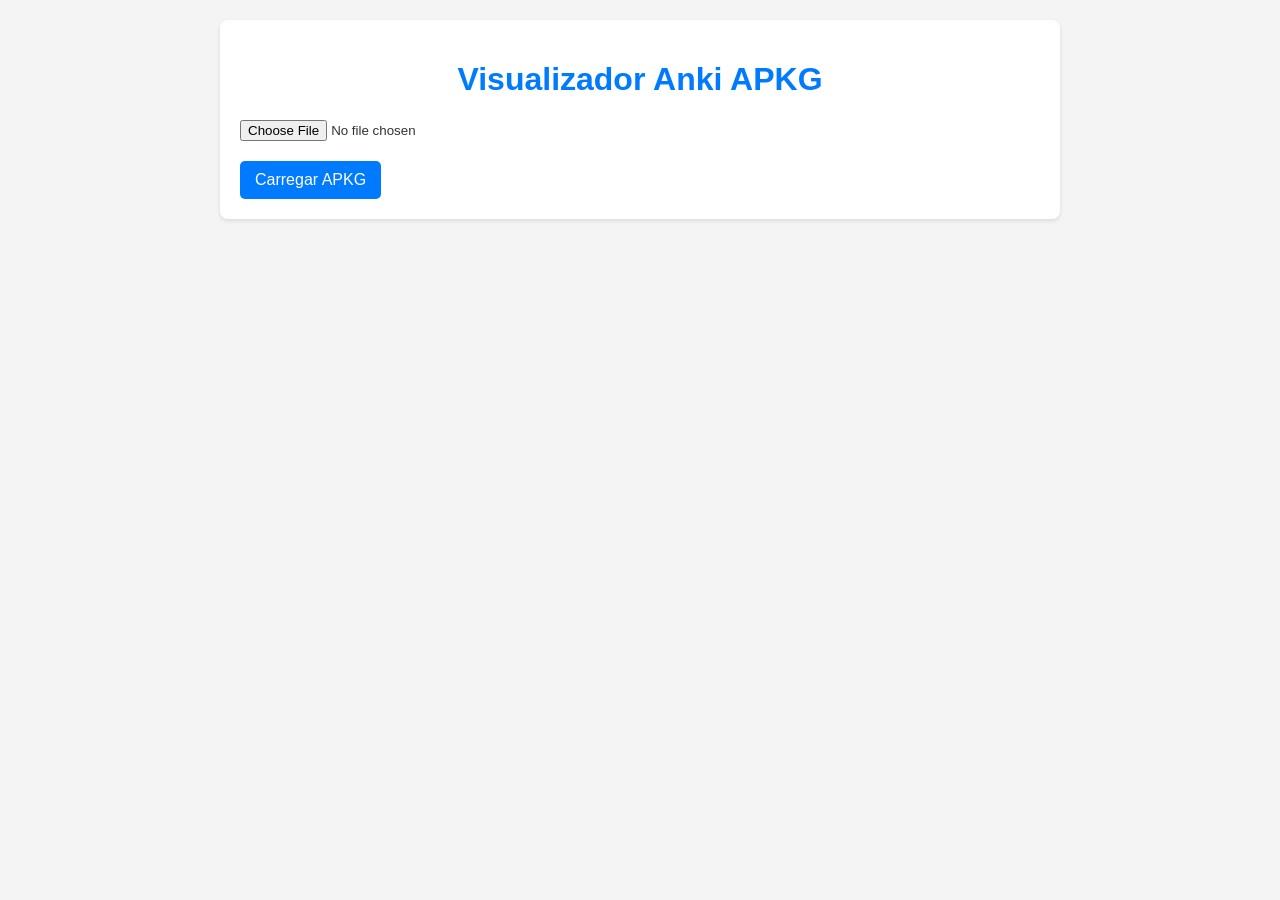
<file: index9.html>
<!DOCTYPE html>
<html lang="pt-br">
<head>
    <meta charset="UTF-8">
    <meta name="viewport" content="width=device-width, initial-scale=1.0">
    <title>Visualizador Anki APKG Unificado (Pasta Única)</title>
    <style>
        /* Estilos CSS incorporados */
        body {
            font-family: Arial, sans-serif;
            margin: 20px;
            background-color: #f4f4f4;
            color: #333;
        }

        .container {
            max-width: 800px;
            margin: 0 auto;
            background-color: #fff;
            padding: 20px;
            border-radius: 8px;
            box-shadow: 0 2px 4px rgba(0, 0, 0, 0.1);
        }

        h1 {
            text-align: center;
            color: #007bff;
        }

        input[type="file"] {
            display: block;
            margin: 20px 0;
        }

        button {
            background-color: #007bff;
            color: white;
            padding: 10px 15px;
            border: none;
            border-radius: 5px;
            cursor: pointer;
            font-size: 16px;
        }

        button:hover {
            background-color: #0056b3;
        }

        .card {
            background-color: #f9f9f9;
            border: 1px solid #ddd;
            border-radius: 5px;
            padding: 15px;
            margin-top: 15px;
        }

        .card-question, .card-answer {
            margin-bottom: 10px;
        }

        .card-question h3 {
            margin-top: 0;
            color: #333;
        }

        .card-answer p {
            color: #555;
        }
    </style>
</head>
<body>
    <div class="container">
        <h1>Visualizador Anki APKG</h1>
        <input type="file" id="apkgFileInput" accept=".apkg">
        <button id="loadApkgButton" disabled>Carregar APKG</button>
        <div id="cardContainer">
            </div>
        <div id="errorMessages" style="color: red;"></div>
    </div>

    <script src="sql-wasm.js"></script>
    <script src="jszip.min.js"></script>

    <script>
        // JavaScript incorporado
        document.addEventListener('DOMContentLoaded', () => {
            const apkgFileInput = document.getElementById('apkgFileInput');
            const loadApkgButton = document.getElementById('loadApkgButton');
            const cardContainer = document.getElementById('cardContainer');
            const errorMessages = document.getElementById('errorMessages');

            let SQL; // Variável para armazenar a instância do SQL.js

            // 1. Carregar o WebAssembly do sql.js
            // O locateFile agora aponta para a mesma pasta
            initSqlJs({ locateFile: file => `${file}` }).then(function (sql) {
                SQL = sql;
                console.log("SQL.js carregado com sucesso!");
                loadApkgButton.disabled = false; // Habilita o botão após carregar o sql.js
            }).catch(err => {
                errorMessages.textContent = `Erro ao carregar SQL.js: ${err.message}`;
                console.error("Erro ao carregar SQL.js:", err);
            });

            loadApkgButton.addEventListener('click', async () => {
                const file = apkgFileInput.files[0];
                if (!file) {
                    errorMessages.textContent = "Por favor, selecione um arquivo APKG.";
                    return;
                }

                errorMessages.textContent = "";
                cardContainer.innerHTML = "Carregando...";

                try {
                    // 2. Ler o arquivo APKG como um ArrayBuffer
                    const arrayBuffer = await file.arrayBuffer();

                    // 3. Descompactar o APKG (é um arquivo ZIP) com JSZip
                    const jszip = new JSZip();
                    const zip = await jszip.loadAsync(arrayBuffer);

                    // O banco de dados SQLite geralmente está em 'collection.anki2' ou 'collection.apkg'
                    const dbFileName = 'collection.anki2'; // Ou 'collection.apkg'
                    const dbFile = zip.file(dbFileName);

                    if (!dbFile) {
                        throw new Error(`Arquivo de banco de dados '${dbFileName}' não encontrado no APKG. ` +
                                        `Verifique se o APKG contém o banco de dados principal.`);
                    }

                    const dbUint8Array = await dbFile.async("uint8array");
                    const db = new SQL.Database(dbUint8Array);

                    // 4. Consultar os dados dos cartões (notas)
                    const res = db.exec("SELECT id, mid, flds, tags FROM notes LIMIT 100"); // Limita a 100 para teste

                    if (res.length === 0 || !res[0].values) {
                        cardContainer.innerHTML = "<p>Nenhum cartão encontrado ou formato inesperado.</p>";
                        db.close();
                        return;
                    }

                    const cards = [];
                    const rows = res[0].values;
                    const columns = res[0].columns;

                    rows.forEach(row => {
                        const note = {};
                        columns.forEach((col, idx) => {
                            note[col] = row[idx];
                        });

                        // Anki usa '\x1f' como separador de campo.
                        const fields = note.flds.split('\x1f');
                        const question = fields[0] || 'Campo de Pergunta Vazio';
                        const answer = fields[1] || 'Campo de Resposta Vazio';

                        cards.push({
                            id: note.id,
                            question: question,
                            answer: answer
                        });
                    });

                    // 5. Renderizar os cartões em HTML
                    cardContainer.innerHTML = ''; // Limpa o conteúdo anterior
                    if (cards.length === 0) {
                        cardContainer.innerHTML = "<p>Nenhum cartão para exibir após o processamento.</p>";
                    } else {
                        cards.forEach(card => {
                            const cardDiv = document.createElement('div');
                            cardDiv.classList.add('card');
                            cardDiv.innerHTML = `
                                <div class="card-question">
                                    <h3>Pergunta:</h3>
                                    <p>${card.question}</p>
                                </div>
                                <div class="card-answer">
                                    <h3>Resposta:</h3>
                                    <p>${card.answer}</p>
                                </div>
                            `;
                            cardContainer.appendChild(cardDiv);
                        });
                    }

                    db.close(); // Fechar o banco de dados
                    console.log("Cartões carregados e exibidos.");

                } catch (e) {
                    errorMessages.textContent = `Erro ao processar APKG: ${e.message}. Verifique o console do navegador (F12) para mais detalhes.`;
                    console.error("Erro detalhado:", e);
                    cardContainer.innerHTML = ""; // Limpa "Carregando..." em caso de erro
                }
            });
        });
    </script>
</body>
</html>
</file>
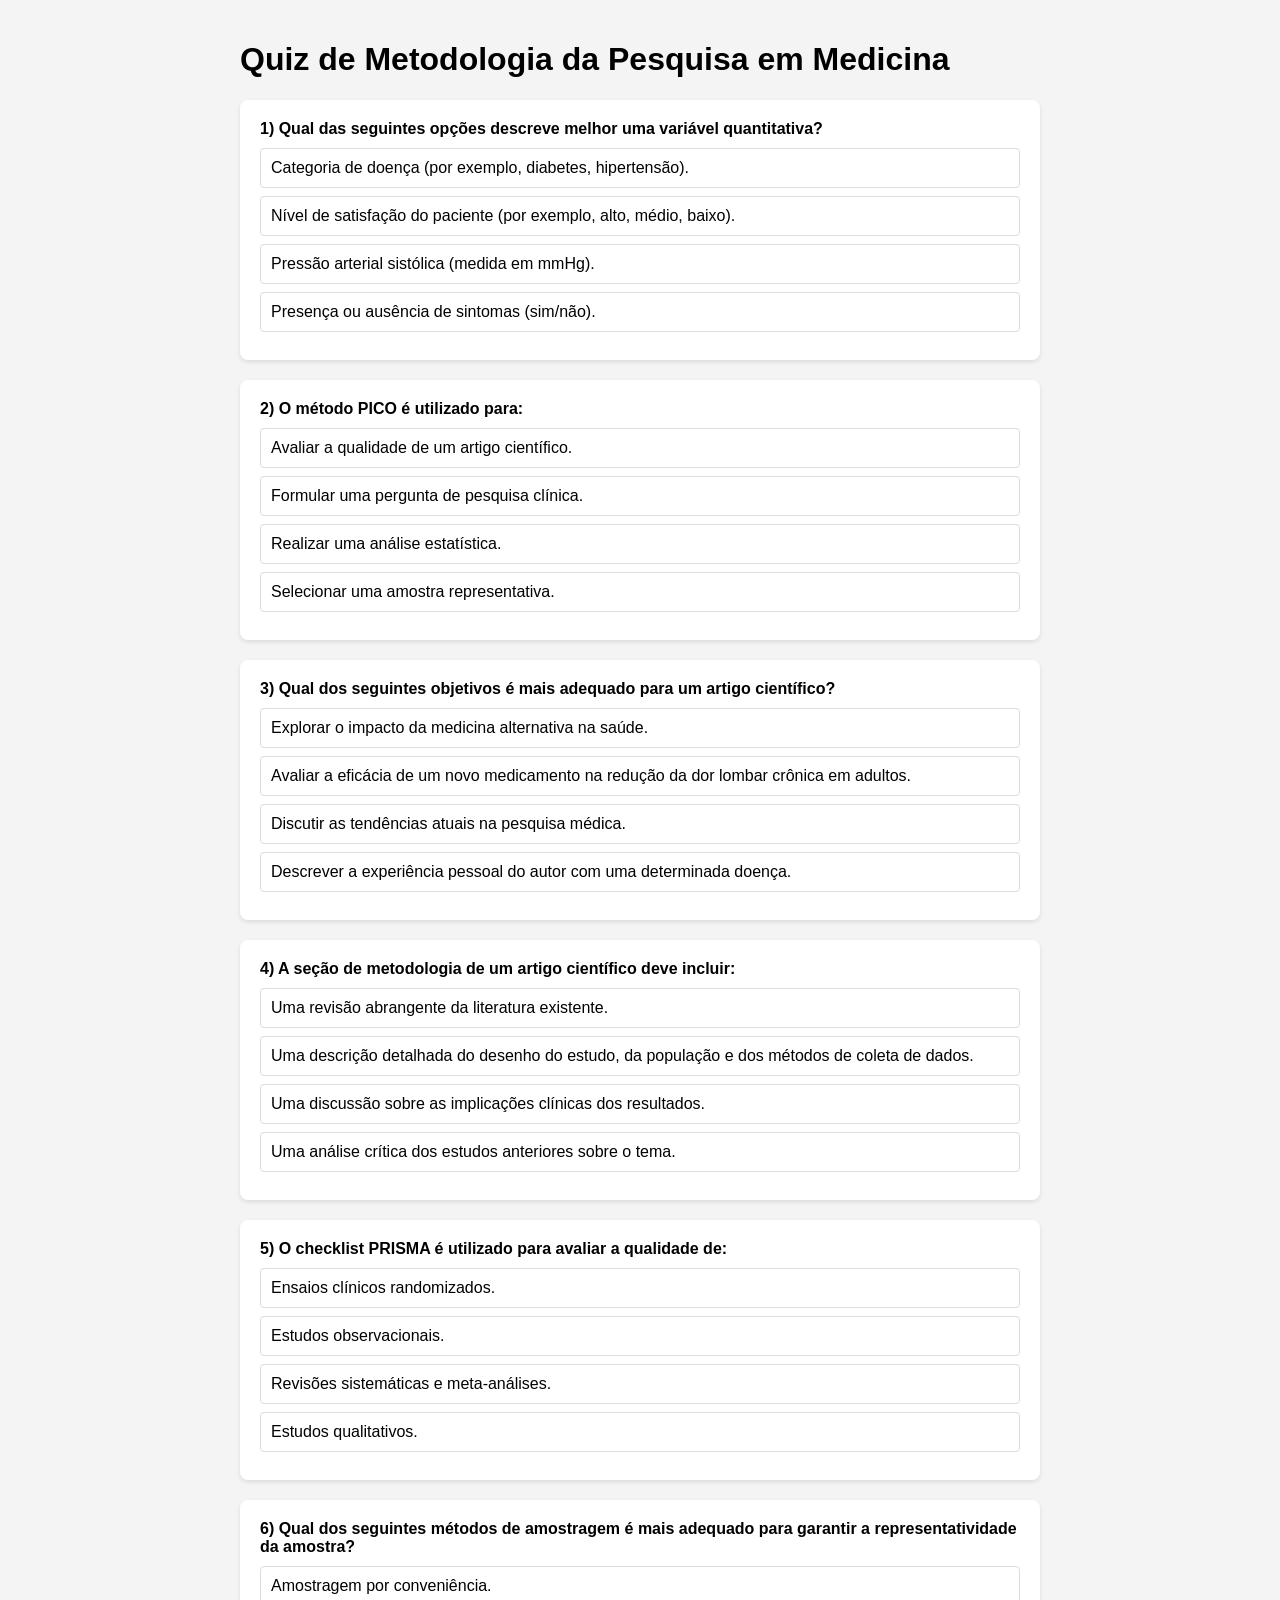
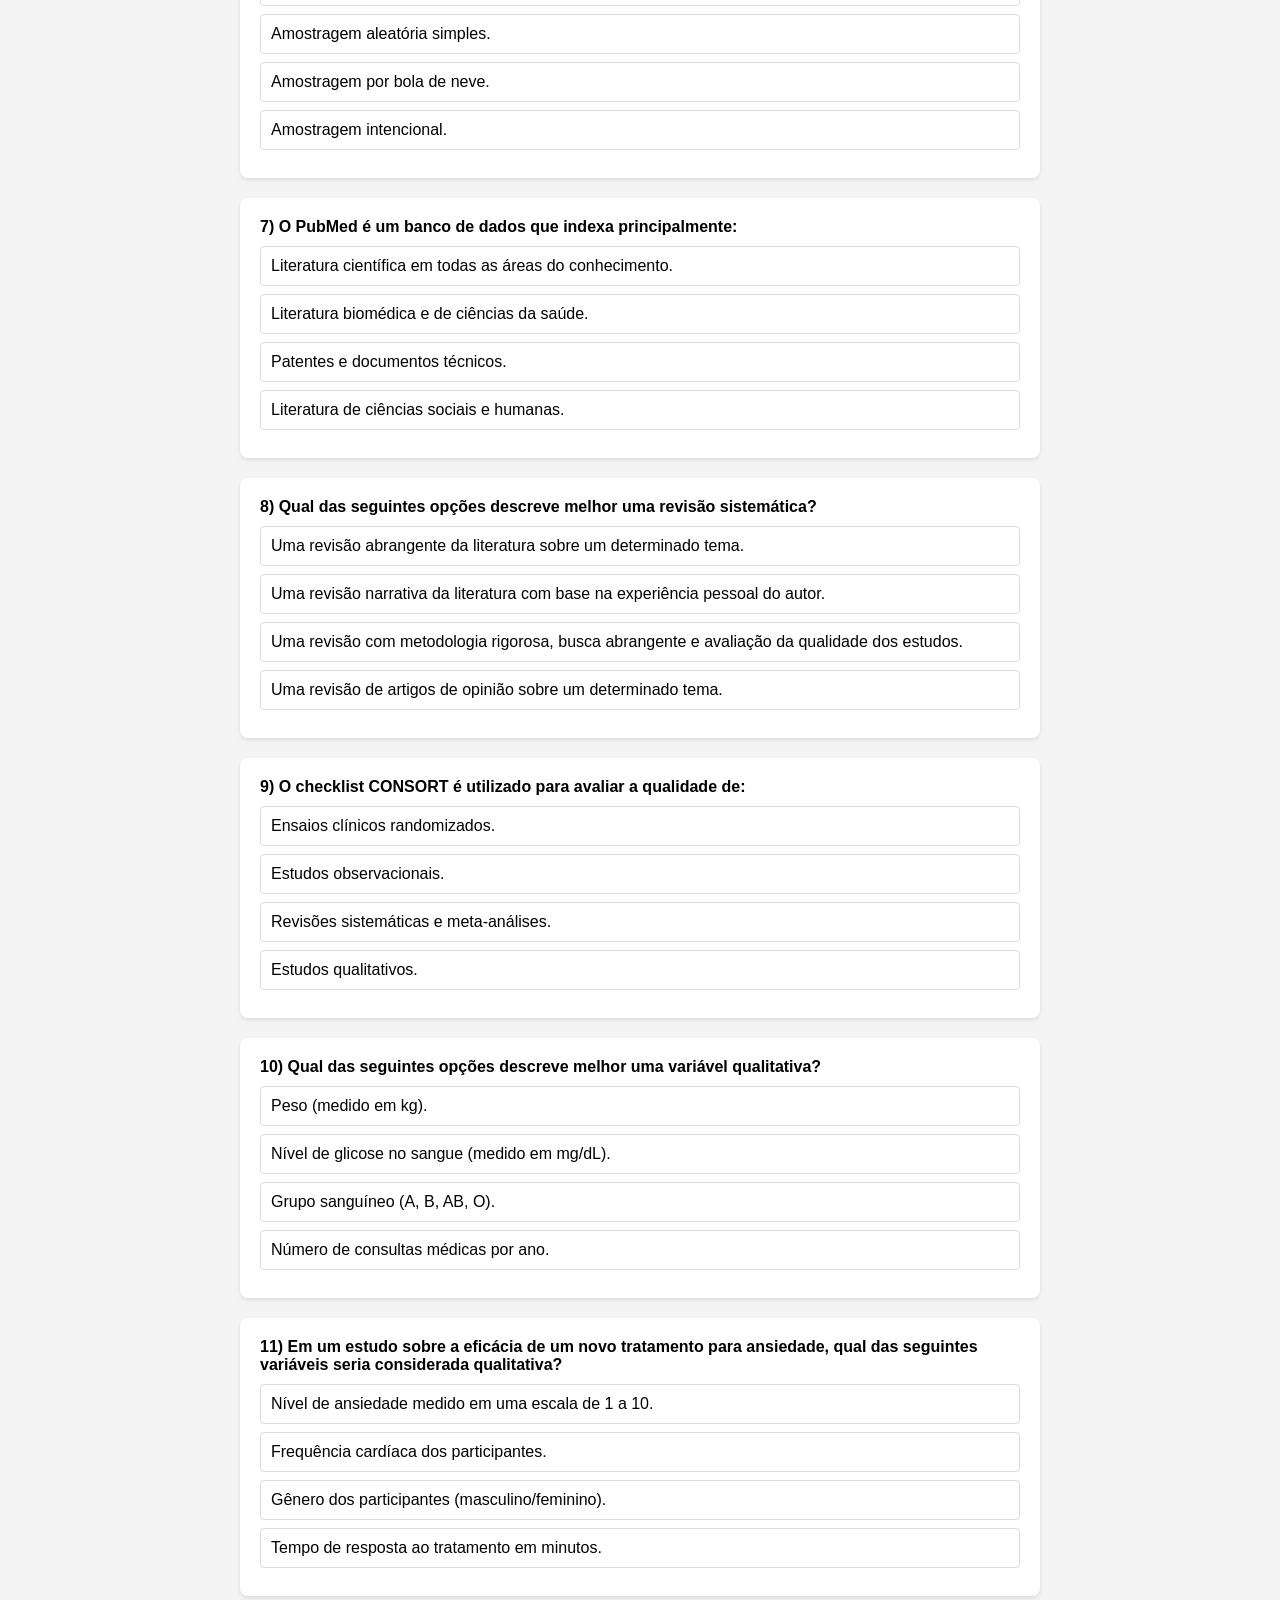
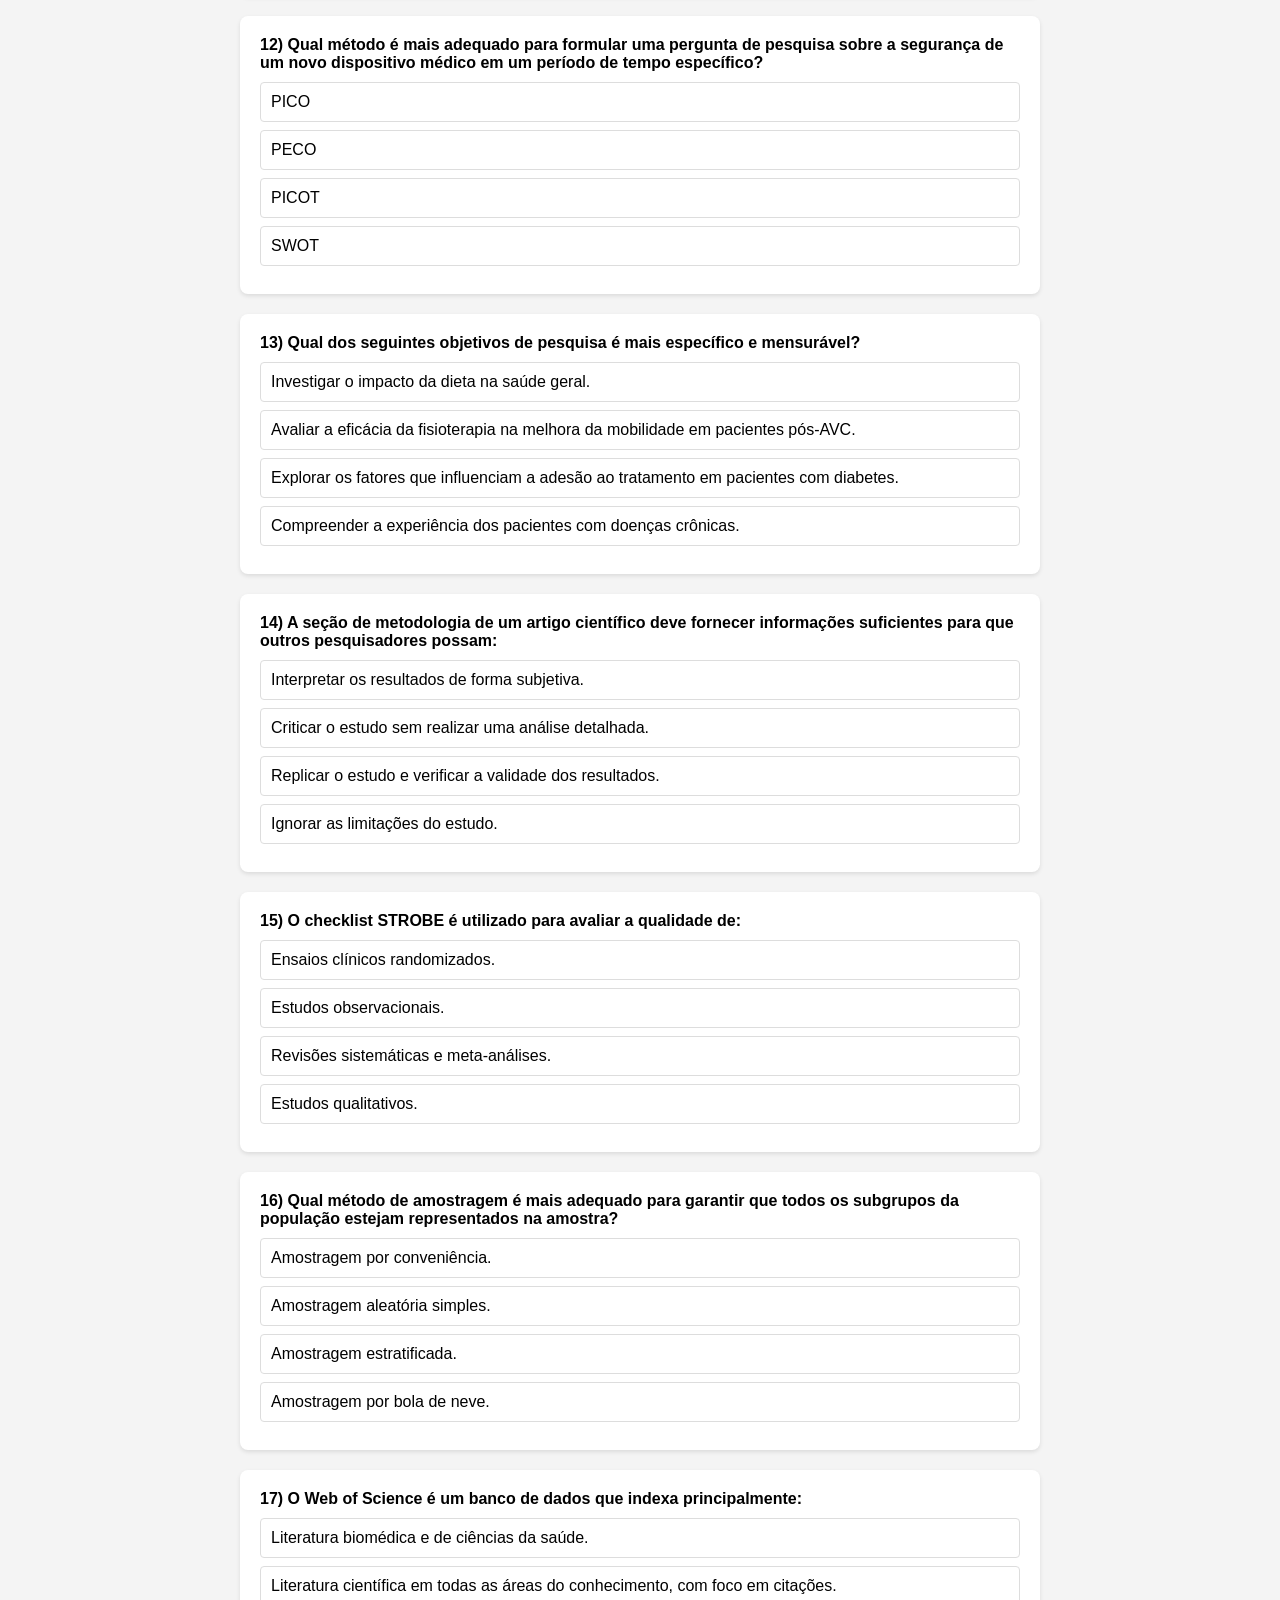
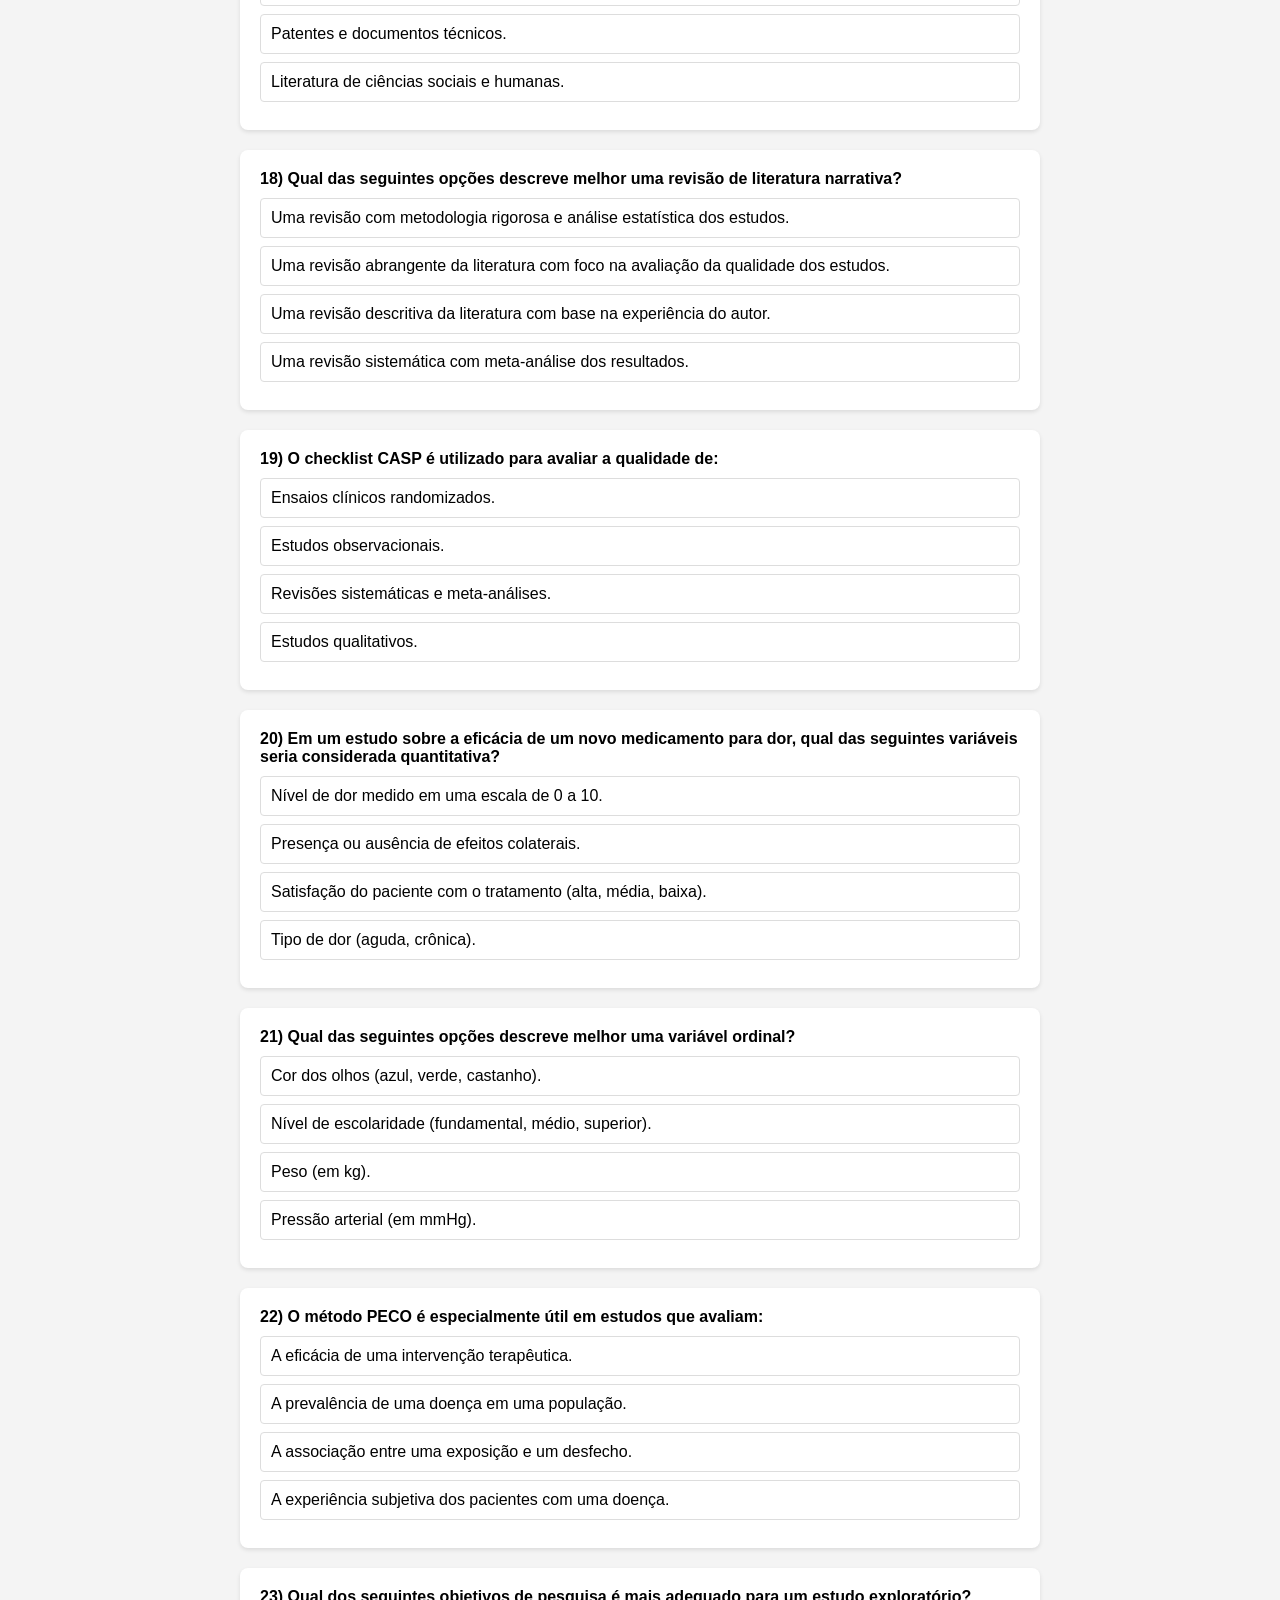
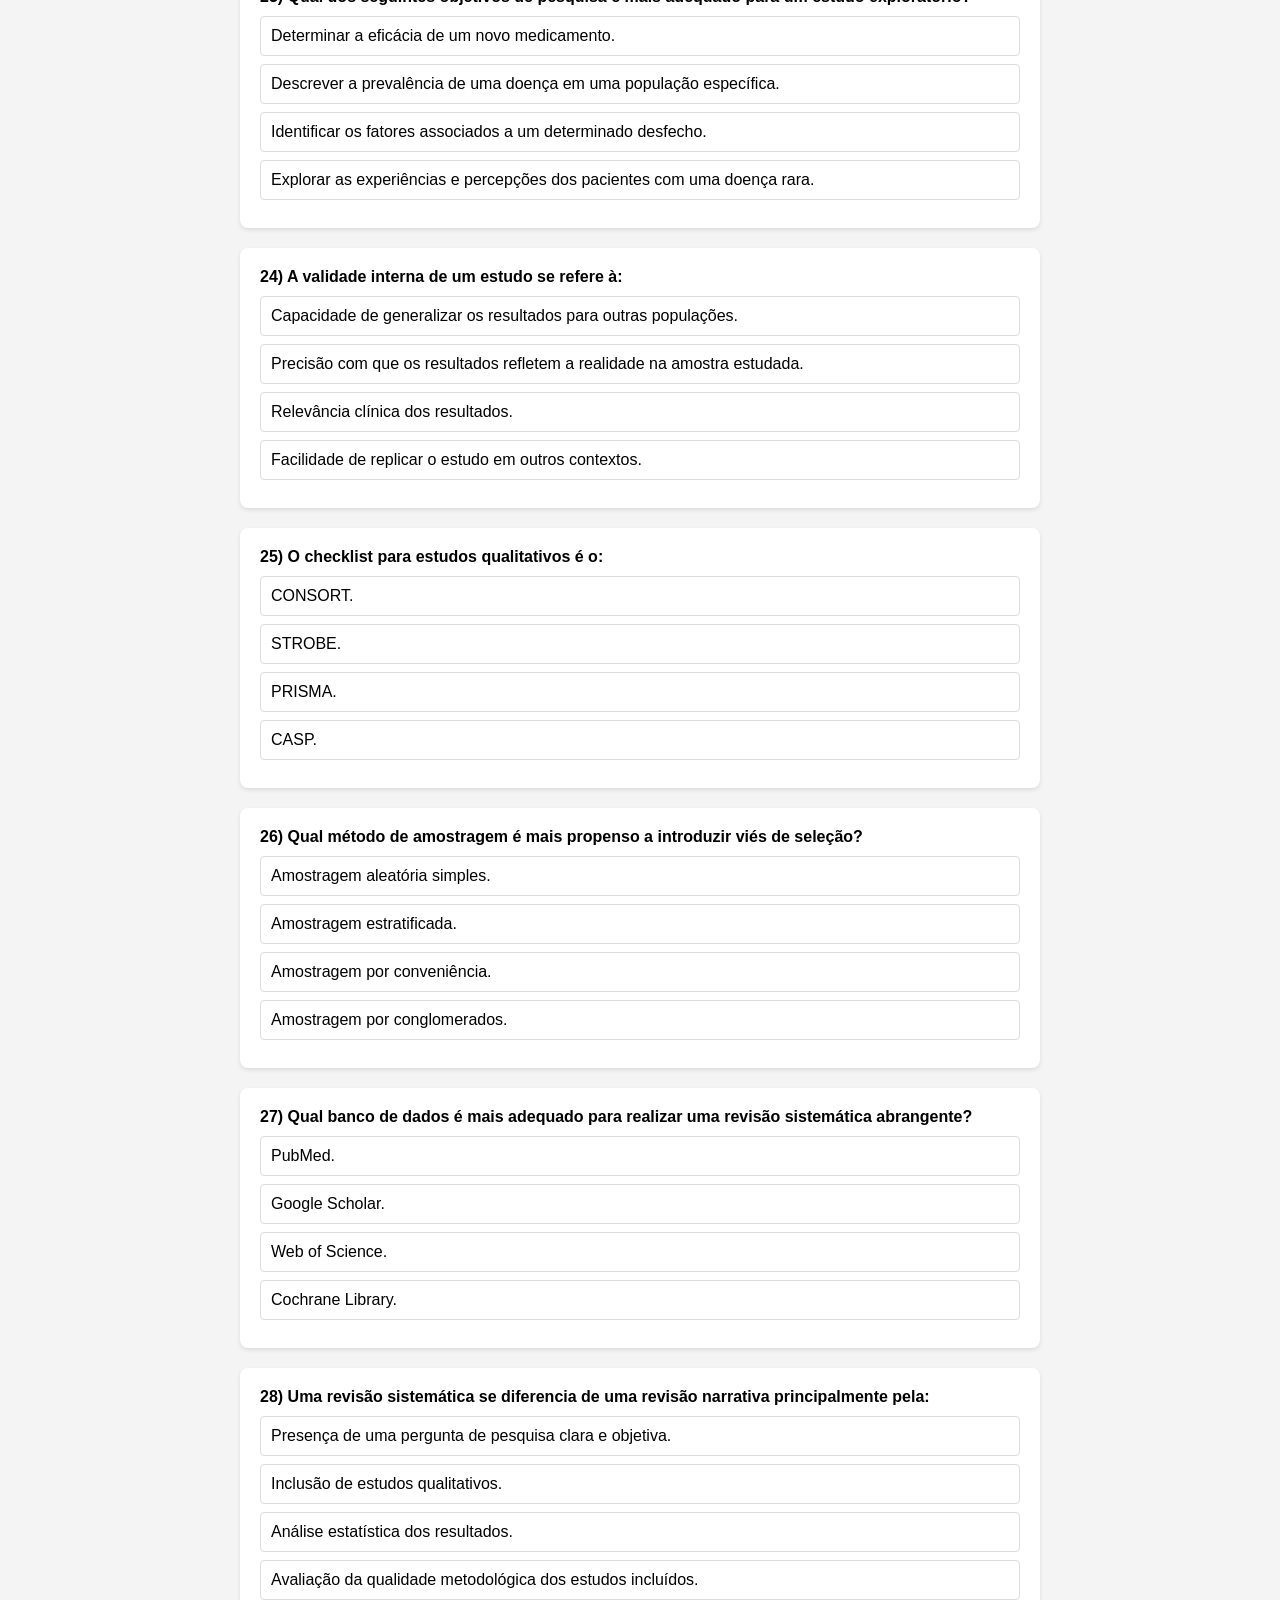
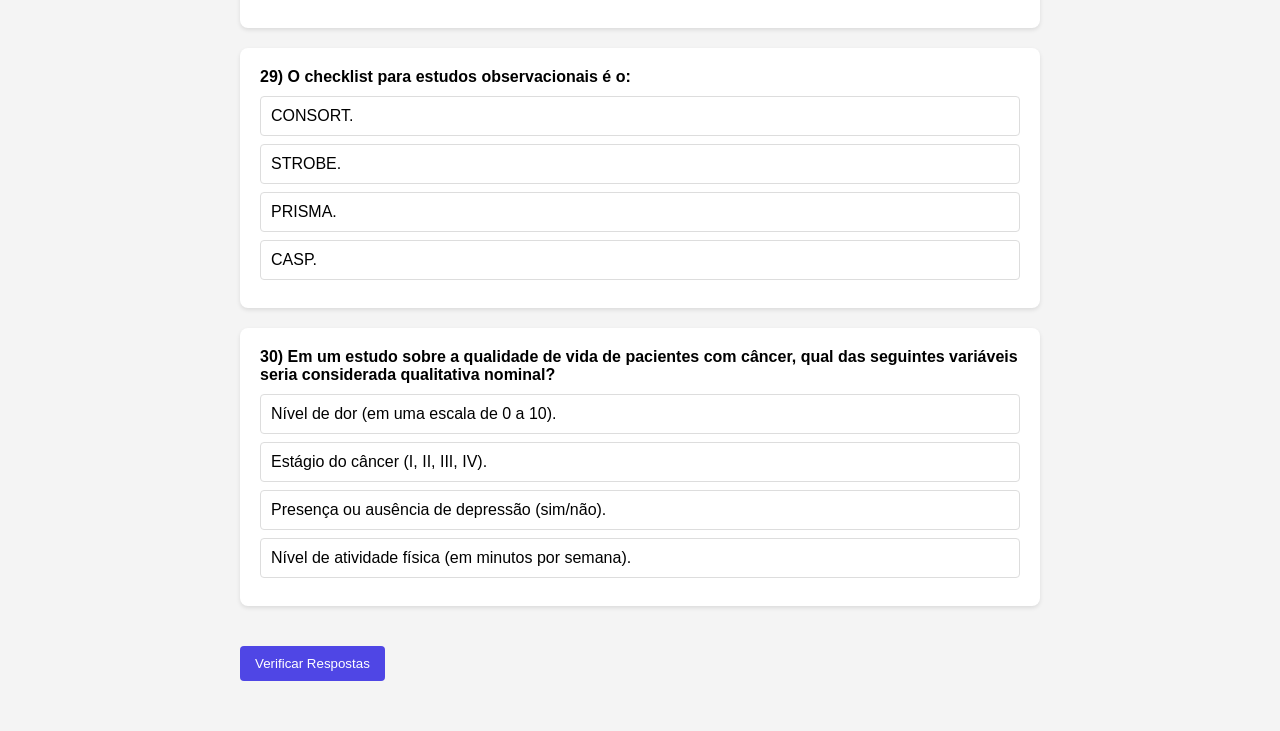
<file: Metodologia_da_Pesquisa.html>
<!DOCTYPE html>
<html lang="pt-BR">
  <head>
    <meta charset="UTF-8" />
    <meta name="viewport" content="width=device-width, initial-scale=1.0" />
    <title>Quiz de Metodologia da Pesquisa em Medicina</title>
    <style>
      body {
        font-family: sans-serif;
        margin: 0;
        padding: 20px;
        display: flex;
        justify-content: center;
        align-items: flex-start;
        min-height: 100vh;
        background-color: #f4f4f4;
      }

      .quiz-container {
        max-width: 800px;
        width: 100%;
      }

      .card {
        background-color: white;
        border-radius: 8px;
        padding: 20px;
        margin-bottom: 20px;
        box-shadow: 0 2px 4px rgba(0, 0, 0, 0.1);
      }

      .question {
        font-weight: bold;
        margin-bottom: 10px;
      }

      .option {
        padding: 10px;
        border: 1px solid #ddd;
        border-radius: 4px;
        margin-bottom: 8px;
        cursor: pointer;
      }

      .option.selected {
        border-color: blue;
      }

      .option.correct {
        background-color: #c6f6d5;
        color: green;
        font-weight: bold;
      }

      .option.incorrect {
        background-color: #f8d7da;
        color: red;
      }

      .button {
        background-color: #4f46e5;
        color: white;
        padding: 10px 15px;
        border: none;
        border-radius: 4px;
        cursor: pointer;
        margin-top: 20px;
      }

      #results {
        margin-top: 30px;
        font-weight: bold;
        font-size: 1.2em;
      }
    </style>
  </head>
  <body>
    <div class="quiz-container">
      <h1>Quiz de Metodologia da Pesquisa em Medicina</h1>
      <div id="quiz"></div>
      <button id="submit" class="button">Verificar Respostas</button>
      <div id="results"></div>
    </div>

    <script>
      const questions = [
        {
          question: "Qual das seguintes opções descreve melhor uma variável quantitativa?",
          options: ["Categoria de doença (por exemplo, diabetes, hipertensão).", "Nível de satisfação do paciente (por exemplo, alto, médio, baixo).", "Pressão arterial sistólica (medida em mmHg).", "Presença ou ausência de sintomas (sim/não)."],
          answer: 2, // Índice da resposta "c)"
        },
        {
          question: "O método PICO é utilizado para:",
          options: ["Avaliar a qualidade de um artigo científico.", "Formular uma pergunta de pesquisa clínica.", "Realizar uma análise estatística.", "Selecionar uma amostra representativa."],
          answer: 1, // Índice da resposta "b)"
        },
        {
          question: "Qual dos seguintes objetivos é mais adequado para um artigo científico?",
          options: ["Explorar o impacto da medicina alternativa na saúde.", "Avaliar a eficácia de um novo medicamento na redução da dor lombar crônica em adultos.", "Discutir as tendências atuais na pesquisa médica.", "Descrever a experiência pessoal do autor com uma determinada doença."],
          answer: 1, // Índice da resposta "b)"
        },
        {
          question: "A seção de metodologia de um artigo científico deve incluir:",
          options: ["Uma revisão abrangente da literatura existente.", "Uma descrição detalhada do desenho do estudo, da população e dos métodos de coleta de dados.", "Uma discussão sobre as implicações clínicas dos resultados.", "Uma análise crítica dos estudos anteriores sobre o tema."],
          answer: 1, // Índice da resposta "b)"
        },
        {
          question: "O checklist PRISMA é utilizado para avaliar a qualidade de:",
          options: ["Ensaios clínicos randomizados.", "Estudos observacionais.", "Revisões sistemáticas e meta-análises.", "Estudos qualitativos."],
          answer: 2, // Índice da resposta "c)"
        },
        {
          question: "Qual dos seguintes métodos de amostragem é mais adequado para garantir a representatividade da amostra?",
          options: ["Amostragem por conveniência.", "Amostragem aleatória simples.", "Amostragem por bola de neve.", "Amostragem intencional."],
          answer: 1, // Índice da resposta "b)"
        },
        {
          question: "O PubMed é um banco de dados que indexa principalmente:",
          options: ["Literatura científica em todas as áreas do conhecimento.", "Literatura biomédica e de ciências da saúde.", "Patentes e documentos técnicos.", "Literatura de ciências sociais e humanas."],
          answer: 1, // Índice da resposta "b)"
        },
        {
          question: "Qual das seguintes opções descreve melhor uma revisão sistemática?",
          options: ["Uma revisão abrangente da literatura sobre um determinado tema.", "Uma revisão narrativa da literatura com base na experiência pessoal do autor.", "Uma revisão com metodologia rigorosa, busca abrangente e avaliação da qualidade dos estudos.", "Uma revisão de artigos de opinião sobre um determinado tema."],
          answer: 2, // Índice da resposta "c)"
        },
        {
          question: "O checklist CONSORT é utilizado para avaliar a qualidade de:",
          options: ["Ensaios clínicos randomizados.", "Estudos observacionais.", "Revisões sistemáticas e meta-análises.", "Estudos qualitativos."],
          answer: 0, // Índice da resposta "a)"
        },
        {
          question: "Qual das seguintes opções descreve melhor uma variável qualitativa?",
          options: ["Peso (medido em kg).", "Nível de glicose no sangue (medido em mg/dL).", "Grupo sanguíneo (A, B, AB, O).", "Número de consultas médicas por ano."],
          answer: 2, // Índice da resposta "c)"
        },
        {
          question: "Em um estudo sobre a eficácia de um novo tratamento para ansiedade, qual das seguintes variáveis seria considerada qualitativa?",
          options: ["Nível de ansiedade medido em uma escala de 1 a 10.", "Frequência cardíaca dos participantes.", "Gênero dos participantes (masculino/feminino).", "Tempo de resposta ao tratamento em minutos."],
          answer: 2, // Índice da resposta "c)"
        },
        {
          question: "Qual método é mais adequado para formular uma pergunta de pesquisa sobre a segurança de um novo dispositivo médico em um período de tempo específico?",
          options: ["PICO", "PECO", "PICOT", "SWOT"],
          answer: 2, // Índice da resposta "c)"
        },
        {
          question: "Qual dos seguintes objetivos de pesquisa é mais específico e mensurável?",
          options: ["Investigar o impacto da dieta na saúde geral.", "Avaliar a eficácia da fisioterapia na melhora da mobilidade em pacientes pós-AVC.", "Explorar os fatores que influenciam a adesão ao tratamento em pacientes com diabetes.", "Compreender a experiência dos pacientes com doenças crônicas."],
          answer: 1, // Índice da resposta "b)"
        },
        {
          question: "A seção de metodologia de um artigo científico deve fornecer informações suficientes para que outros pesquisadores possam:",
          options: ["Interpretar os resultados de forma subjetiva.", "Criticar o estudo sem realizar uma análise detalhada.", "Replicar o estudo e verificar a validade dos resultados.", "Ignorar as limitações do estudo."],
          answer: 2, // Índice da resposta "c)"
        },
        {
          question: "O checklist STROBE é utilizado para avaliar a qualidade de:",
          options: ["Ensaios clínicos randomizados.", "Estudos observacionais.", "Revisões sistemáticas e meta-análises.", "Estudos qualitativos."],
          answer: 1, // Índice da resposta "b)"
        },
        {
          question: "Qual método de amostragem é mais adequado para garantir que todos os subgrupos da população estejam representados na amostra?",
          options: ["Amostragem por conveniência.", "Amostragem aleatória simples.", "Amostragem estratificada.", "Amostragem por bola de neve."],
          answer: 2, // Índice da resposta "c)"
        },
        {
          question: "O Web of Science é um banco de dados que indexa principalmente:",
          options: ["Literatura biomédica e de ciências da saúde.", "Literatura científica em todas as áreas do conhecimento, com foco em citações.", "Patentes e documentos técnicos.", "Literatura de ciências sociais e humanas."],
          answer: 1, // Índice da resposta "b)"
        },
        {
          question: "Qual das seguintes opções descreve melhor uma revisão de literatura narrativa?",
          options: ["Uma revisão com metodologia rigorosa e análise estatística dos estudos.", "Uma revisão abrangente da literatura com foco na avaliação da qualidade dos estudos.", "Uma revisão descritiva da literatura com base na experiência do autor.", "Uma revisão sistemática com meta-análise dos resultados."],
          answer: 2, // Índice da resposta "c)"
        },
        {
          question: "O checklist CASP é utilizado para avaliar a qualidade de:",
          options: ["Ensaios clínicos randomizados.", "Estudos observacionais.", "Revisões sistemáticas e meta-análises.", "Estudos qualitativos."],
          answer: 3, // Índice da resposta "d)"
        },
        {
          question: "Em um estudo sobre a eficácia de um novo medicamento para dor, qual das seguintes variáveis seria considerada quantitativa?",
          options: ["Nível de dor medido em uma escala de 0 a 10.", "Presença ou ausência de efeitos colaterais.", "Satisfação do paciente com o tratamento (alta, média, baixa).", "Tipo de dor (aguda, crônica)."],
          answer: 0, // Índice da resposta "a)"
        },
        {
          question: "Qual das seguintes opções descreve melhor uma variável ordinal?",
          options: ["Cor dos olhos (azul, verde, castanho).", "Nível de escolaridade (fundamental, médio, superior).", "Peso (em kg).", "Pressão arterial (em mmHg)."],
          answer: 1, // Índice da resposta "b)"
        },
        {
          question: "O método PECO é especialmente útil em estudos que avaliam:",
          options: ["A eficácia de uma intervenção terapêutica.", "A prevalência de uma doença em uma população.", "A associação entre uma exposição e um desfecho.", "A experiência subjetiva dos pacientes com uma doença."],
          answer: 2, // Índice da resposta "c)"
        },
        {
          question: "Qual dos seguintes objetivos de pesquisa é mais adequado para um estudo exploratório?",
          options: ["Determinar a eficácia de um novo medicamento.", "Descrever a prevalência de uma doença em uma população específica.", "Identificar os fatores associados a um determinado desfecho.", "Explorar as experiências e percepções dos pacientes com uma doença rara."],
          answer: 3, // Índice da resposta "d)"
        },
        {
          question: "A validade interna de um estudo se refere à:",
          options: ["Capacidade de generalizar os resultados para outras populações.", "Precisão com que os resultados refletem a realidade na amostra estudada.", "Relevância clínica dos resultados.", "Facilidade de replicar o estudo em outros contextos."],
          answer: 1, // Índice da resposta "b)"
        },
        {
          question: "O checklist para estudos qualitativos é o:",
          options: ["CONSORT.", "STROBE.", "PRISMA.", "CASP."],
          answer: 3, // Índice da resposta "d)"
        },
        {
          question: "Qual método de amostragem é mais propenso a introduzir viés de seleção?",
          options: ["Amostragem aleatória simples.", "Amostragem estratificada.", "Amostragem por conveniência.", "Amostragem por conglomerados."],
          answer: 2, // Índice da resposta "c)"
        },
        {
          question: "Qual banco de dados é mais adequado para realizar uma revisão sistemática abrangente?",
          options: ["PubMed.", "Google Scholar.", "Web of Science.", "Cochrane Library."],
          answer: 3, // Índice da resposta "d)"
        },
        {
          question: "Uma revisão sistemática se diferencia de uma revisão narrativa principalmente pela:",
          options: ["Presença de uma pergunta de pesquisa clara e objetiva.", "Inclusão de estudos qualitativos.", "Análise estatística dos resultados.", "Avaliação da qualidade metodológica dos estudos incluídos."],
          answer: 3, // Índice da resposta "d)"
        },
        {
          question: "O checklist para estudos observacionais é o:",
          options: ["CONSORT.", "STROBE.", "PRISMA.", "CASP."],
          answer: 1, // Índice da resposta "b)"
        },
        {
          question: "Em um estudo sobre a qualidade de vida de pacientes com câncer, qual das seguintes variáveis seria considerada qualitativa nominal?",
          options: ["Nível de dor (em uma escala de 0 a 10).", "Estágio do câncer (I, II, III, IV).", "Presença ou ausência de depressão (sim/não).", "Nível de atividade física (em minutos por semana)."],
          answer: 2, // Índice da resposta "c)"
        },
      ];

      const quizContainer = document.getElementById("quiz");
      const submitButton = document.getElementById("submit");
      const resultsContainer = document.getElementById("results");

      function buildQuiz() {
        const output = [];

        questions.forEach((currentQuestion, questionNumber) => {
          const options = currentQuestion.options
            .map(
              (option, optionNumber) =>
                `<div class="option" data-question="${questionNumber}" data-option="${optionNumber}">
                  ${option}
                </div>`
            )
            .join("");

          output.push(`
            <div class="card">
              <div class="question">${questionNumber + 1}) ${
                currentQuestion.question
              }</div>
              <div class="options">${options}</div>
            </div>
          `);
        });

        quizContainer.innerHTML = output.join("");
      }

      function showResults() {
        let correctAnswers = 0;

        questions.forEach((question, questionIndex) => {
          const options = quizContainer.querySelectorAll(
            `.option[data-question="${questionIndex}"]`
          );
          const userAnswer = parseInt(
            quizContainer.querySelector(
              `.option[data-question="${questionIndex}"].selected`
            )?.dataset?.option
          );
          const correctAnswer = question.answer;

          options.forEach((option) => {
            const optionIndex = parseInt(option.dataset.option);
            option.classList.remove("correct", "incorrect");
            if (optionIndex === correctAnswer) {
              option.classList.add("correct");
            }
            if (userAnswer !== undefined && optionIndex === userAnswer && userAnswer !== correctAnswer) {
              option.classList.add("incorrect");
            }
          });

          if (userAnswer === correctAnswer) {
            correctAnswers++;
          }
        });

        resultsContainer.textContent = `Você acertou ${correctAnswers} de ${questions.length} questões.`;
      }

      quizContainer.addEventListener("click", function (event) {
        if (event.target.classList.contains("option")) {
          const questionNumber = event.target.dataset.question;
          const selected = quizContainer.querySelector(
            `.option[data-question="${questionNumber}"].selected`
          );
          if (selected) selected.classList.remove("selected");
          event.target.classList.add("selected");
        }
      });

      submitButton.addEventListener("click", showResults);

      buildQuiz();
    </script>
  </body>
</html>
</file>
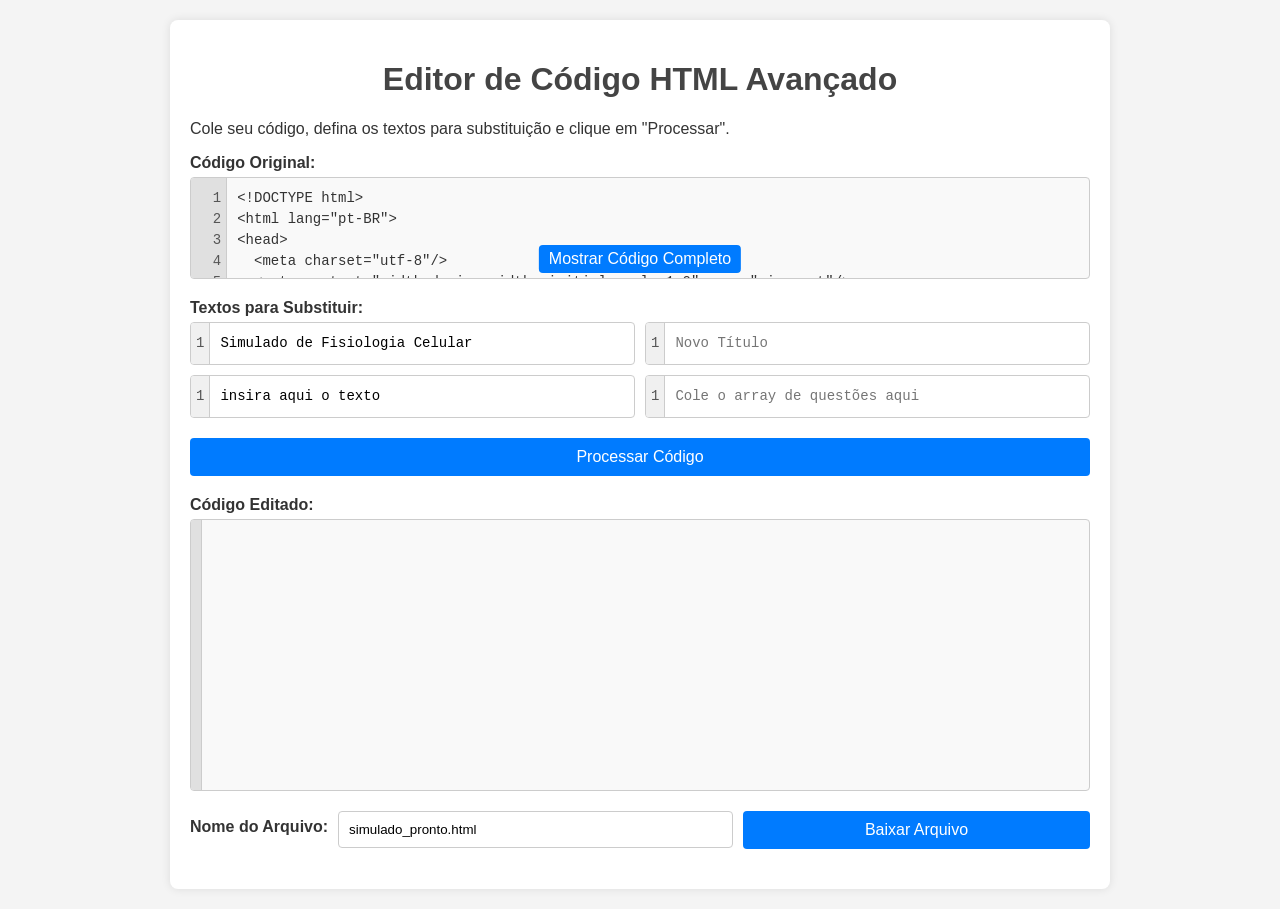
<file: substituidor.html>
<!DOCTYPE html>
<html lang="pt-br">
<head>
    <meta charset="UTF-8">
    <meta name="viewport" content="width=device-width, initial-scale=1.0">
    <title>Editor de Código HTML Avançado</title>
    <style>
        body {
            font-family: Arial, sans-serif;
            margin: 20px;
            background-color: #f4f4f4;
            color: #333;
        }
        .container {
            max-width: 900px;
            margin: auto;
            background: #fff;
            padding: 20px;
            border-radius: 8px;
            box-shadow: 0 0 10px rgba(0, 0, 0, 0.1);
        }
        h1 {
            text-align: center;
            color: #444;
        }
        .section {
            margin-bottom: 20px;
        }
        label {
            display: block;
            margin-bottom: 5px;
            font-weight: bold;
        }
        .code-container {
            display: flex;
            position: relative;
            border: 1px solid #ccc;
            border-radius: 4px;
            overflow: hidden;
            background-color: #f9f9f9;
            max-height: 400px;
            transition: max-height 0.3s ease-out;
        }
        .code-container.minimized {
            max-height: 100px;
        }
        .line-numbers {
            background-color: #e0e0e0;
            color: #555;
            padding: 10px 5px;
            text-align: right;
            border-right: 1px solid #ccc;
            user-select: none;
            flex-shrink: 0;
            font-family: monospace;
            font-size: 14px;
            line-height: 1.5;
            overflow: hidden;
        }
        textarea {
            width: 100%;
            padding: 10px;
            border: none;
            outline: none;
            resize: none;
            font-family: monospace;
            font-size: 14px;
            line-height: 1.5;
            min-height: 250px;
            background-color: transparent;
            color: #333;
        }
        .input-with-lines {
            display: flex;
            flex: 1;
            border: 1px solid #ccc;
            border-radius: 4px;
            overflow: hidden;
        }
        .input-with-lines .line-numbers {
            background-color: #f0f0f0;
            padding: 10px 5px;
            line-height: 1.5;
        }
        .input-with-lines input {
            width: 100%;
            padding: 10px;
            border: none;
            outline: none;
            font-family: monospace;
            font-size: 14px;
            box-sizing: border-box;
            background-color: transparent;
        }
        .button-group {
            display: flex;
            justify-content: space-between;
            gap: 10px;
            flex-wrap: wrap;
        }
        button {
            padding: 10px 20px;
            border: none;
            border-radius: 4px;
            background-color: #007BFF;
            color: white;
            cursor: pointer;
            font-size: 16px;
            flex-grow: 1;
        }
        button:hover {
            background-color: #0056b3;
        }
        .replace-pair {
            display: flex;
            gap: 10px;
            margin-bottom: 10px;
            flex-wrap: wrap;
        }
        .replace-pair .input-with-lines {
            flex: 1;
        }
        .download-group {
            display: flex;
            gap: 10px;
            align-items: center;
        }
        .download-group input {
            flex-grow: 1;
            padding: 10px;
            border: 1px solid #ccc;
            border-radius: 4px;
            box-sizing: border-box;
        }
        .toggle-button {
            position: absolute;
            bottom: 5px;
            left: 50%;
            transform: translateX(-50%);
            padding: 5px 10px;
            background-color: #007BFF;
            color: white;
            border: none;
            border-radius: 4px;
            cursor: pointer;
            display: none;
        }
        .code-container.minimized .toggle-button {
            display: block;
        }
    </style>
</head>
<body>

<div class="container">
    <h1>Editor de Código HTML Avançado</h1>
    <p>Cole seu código, defina os textos para substituição e clique em "Processar".</p>

    <div class="section">
        <label for="input-code">Código Original:</label>
        <div class="code-container" id="input-container">
            <div id="input-lines" class="line-numbers"></div>
            <textarea id="input-code" placeholder="Cole seu código aqui...">
<!DOCTYPE html>
<html lang="pt-BR">
<head>
  <meta charset="utf-8"/>
  <meta content="width=device-width, initial-scale=1.0" name="viewport"/>
  <title>Simulado de Fisiologia Celular</title>
  <style>
    body { font-family: sans-serif; margin: 0; padding: 20px; display: flex; justify-content: center; align-items: flex-start; min-height: 100vh; background-color: #f4f4f4; }
    .quiz-container { max-width: 800px; width: 100%; }
    h1 { color: #333; text-align: center; margin-bottom: 30px; }
    .card { background-color: white; border-radius: 8px; padding: 20px; margin-bottom: 20px; box-shadow: 0 2px 4px rgba(0, 0, 0, 0.1); }
    .question { font-weight: bold; margin-bottom: 10px; color: #333; }
    .options { margin-top: 15px; }
    .option, label.option, label, #newQuestionsContent label { display: flex; align-items: center; margin-bottom: 10px; padding: 10px; border: 1px solid #ddd; border-radius: 5px; cursor: pointer; transition: background-color 0.2s ease; position: relative; }
    .option input[type="radio"], label input[type="radio"], #newQuestionsContent input[type="radio"], #newQuestionsContent label input[type="radio"] { display: none !important; visibility: hidden !important; opacity: 0 !important; position: absolute !important; left: -9999px !important; }
    .option:hover, label.option:hover, label:hover, #newQuestionsContent label:hover { background-color: #e9e9e9; }
    .option.selected, label.option.selected, label.selected, #newQuestionsContent label.selected { background-color: #d1e7dd; border-color: #28a745; }
    .option.correct, label.option.correct, label.correct, #newQuestionsContent label.correct { background-color: #d4edda; border-color: #28a745; }
    .option.incorrect, label.option.incorrect, label.incorrect, #newQuestionsContent label.incorrect { background-color: #f8d7da; border-color: #dc3545; }
    .submit-btn { display: block; width: 100%; padding: 15px; background-color: #007bff; color: white; border: none; border-radius: 5px; font-size: 18px; cursor: pointer; transition: background-color 0.3s ease; margin-top: 30px; }
    .submit-btn:hover { background-color: #0056b3; }
    .results { text-align: center; margin-top: 30px; font-size: 20px; font-weight: bold; color: #333; }
    .scissor-icon { margin-right: 10px; width: 20px; height: 20px; opacity: 0.5; cursor: pointer; }
    .struck-through { text-decoration: line-through; color: #888; }
    .comment { margin-top: 10px; padding: 10px; background-color: #f0f0f0; border-left: 4px solid #007bff; font-style: italic; color: #555; display: none; }
    .comment.show { display: block; }
    .error-diagnosis-section { margin-top: 50px; padding: 30px; background-color: #ffe0b2; border-radius: 8px; box-shadow: 0 2px 5px rgba(0,0,0,0.15); display: none; text-align: center; font-size: 1.1em; color: #333; }
    .error-diagnosis-section h2 { color: #e65100; margin-bottom: 20px; font-size: 1.8em; }
    .error-diagnosis-section ul { list-style: none; padding: 0; margin: 0; }
    .error-diagnosis-section li { background-color: #ff9800; color: white; padding: 8px 15px; margin: 8px 0; border-radius: 5px; display: inline-block; margin-right: 10px; font-weight: bold; }
    .card-bloco { border: 1px solid #ddd; border-radius: 6px; padding: 10px; background: #fff; margin-bottom: 20px; box-shadow: 0 1px 3px rgba(0,0,0,0.05); }
  </style>
</head>
<body>
  <div class="quiz-container">
    <h1 style="text-align:center; margin-bottom: 30px;">Simulado de Fisiologia Celular</h1>
    <div class="card-bloco" id="quiz"></div>
    <button class="submit-btn" id="verifyAnswersBtn">Verificar Respostas</button>
    <button class="generate-questions-btn submit-btn" id="generateNewQuestionsBtn" style="display:none;">Gerar Novas Perguntas</button>
    <div class="results card-bloco" id="results"></div>
    <div id="statusMessage" style="text-align: center; margin-top: 10px; font-weight: bold; color: #007bff;"></div>
    <div class="error-diagnosis-section card-bloco" id="errorDiagnosis">
      <h2>Diagnóstico de Erros</h2>
      <p>Parece que você precisa revisar os seguintes assuntos:</p>
      <ul id="topicsToReview"></ul>
    </div>
    <div class="generated-questions-section card-bloco" id="generatedQuestionsSection" style="display:none;">
      <h2>Novas Perguntas Geradas</h2>
      <div id="newQuestionsContent"></div>
    </div>
  </div>

  <script>
    const quizContainer = document.getElementById("quiz");
    const resultsContainer = document.getElementById("results");
    const errorDiagnosisSection = document.getElementById("errorDiagnosis");
    const topicsToReviewList = document.getElementById("topicsToReview");
    const generateNewQuestionsBtn = document.getElementById("generateNewQuestionsBtn");
    const generatedQuestionsSection = document.getElementById("generatedQuestionsSection");
    const newQuestionsContent = document.getElementById("newQuestionsContent");
    const statusMessage = document.getElementById("statusMessage");

    let wrongQuestionIndices = [];
    let errorCountByTopic = {};
    let totalAnsweredQuestionsByTopic = {};
    let hasErrors = false;

    insira aqui o texto

    function buildQuiz() {
      const output = [];
      questions.forEach((currentQuestion, questionNumber) => {
        const options = [];
        for (let i = 0; i < currentQuestion.options.length; i++) {
          options.push(`<label class="option" data-question="${questionNumber}" data-value="${currentQuestion.options[i]}"><img src="tesouras.png" class="scissor-icon" onclick="event.stopPropagation(); this.parentNode.classList.toggle('struck-through');">${currentQuestion.options[i]}</label>`);
        }
        output.push(`<div class="card" id="question-${questionNumber}" data-topic="${currentQuestion.topic}"><div class="question">${currentQuestion.question}</div><div class="options">${options.join("")}</div><div class="comment" id="comment-${questionNumber}"></div></div>`);
      });
      quizContainer.innerHTML = output.join("");
    }

    function showResults() {
      // Lógica de resultados... (simplificada para o exemplo)
    }

    document.addEventListener("click", function (event) {
        const clickedElement = event.target;
        const optionElement = clickedElement.closest('.option');
        if (optionElement) {
            if (clickedElement.classList.contains("scissor-icon")) {
                event.stopPropagation();
                optionElement.classList.toggle("struck-through");
            } else {
                const parentCard = optionElement.closest('.card');
                const currentQuestionOptions = parentCard.querySelectorAll('.option');
                currentQuestionOptions.forEach(opt => opt.classList.remove("selected"));
                optionElement.classList.add("selected");
            }
        }
    });

    generateNewQuestionsBtn.addEventListener("click", async function() {
        statusMessage.textContent = '⏳ Gerando novas perguntas...';
        generateNewQuestionsBtn.disabled = true;
        const topics = Object.keys(errorCountByTopic).filter(topic => (errorCountByTopic[topic] || 0) > 0);
        const topicsToSend = topics.length > 0 ? topics : ["fisiologia celular", "biologia"];
        try {
            const response = await fetch('https://www.quizia.xyz/quiz', {
                method: 'POST',
                headers: { 'Content-Type': 'application/json' },
                body: JSON.stringify({ topicos: topicsToSend }),
            });
            if (!response.ok) throw new Error(`HTTP error! status: ${response.status}`);
            const data = await response.json();
            newQuestionsContent.innerHTML = '';
            if (data && data.html) {
                newQuestionsContent.innerHTML = data.html.replace(/```html|```/g, '');
                newQuestionsContent.querySelectorAll('.card').forEach((card) => {
                    const questionElement = card.querySelector('p');
                    if (questionElement && !questionElement.classList.contains('question')) questionElement.classList.add('question');
                    card.querySelectorAll('label').forEach((label) => {
                        const radioInput = label.querySelector('input[type="radio"]');
                        if (radioInput) {
                            if (radioInput.hasAttribute('data-answer')) label.setAttribute('data-answer', radioInput.getAttribute('data-answer'));

<html lang="pt-BR">
<head>
  <meta charset="utf-8"/>
  <meta content="width=device-width, initial-scale=1.0" name="viewport"/>
  <title>Simulado do Módulo 06</title>
  <style>
    body {
      font-family: sans-serif;
      margin: 0;
      padding: 20px;
      display: flex;
      justify-content: center;
      align-items: flex-start;
      min-height: 100vh;
      background-color: #f4f4f4;
    }

    .quiz-container {
      max-width: 800px;
      width: 100%;
    }

    h1 {
      color: #333;
      text-align: center;
      margin-bottom: 30px;
    }

    .card {
      background-color: white;
      border-radius: 8px;
      padding: 20px;
      margin-bottom: 20px;
      box-shadow: 0 2px 4px rgba(0, 0, 0, 0.1);
    }

    .question {
      font-weight: bold;
      margin-bottom: 10px;
      color: #333;
    }

    .options {
      margin-top: 15px;
    }

    /* Estilos unificados para todas as opções (estáticas e dinâmicas) */
    .option, label.option, label, #newQuestionsContent label {
      display: flex; /* Para alinhar imagem e texto */
      align-items: center;
      margin-bottom: 10px;
      padding: 10px;
      border: 1px solid #ddd;
      border-radius: 5px;
      cursor: pointer;
      transition: background-color 0.2s ease;
      position: relative; /* Para posicionar a tesoura */
    }

    /* FORÇA a remoção de inputs de radio em QUALQUER lugar */
    .option input[type="radio"], 
    label input[type="radio"],
    #newQuestionsContent input[type="radio"],
    #newQuestionsContent label input[type="radio"] {
        display: none !important;
        visibility: hidden !important;
        opacity: 0 !important;
        position: absolute !important;
        left: -9999px !important;
    }

    .option:hover, 
    label.option:hover, 
    label:hover,
    #newQuestionsContent label:hover {
      background-color: #e9e9e9;
    }

    .option.selected, 
    label.option.selected, 
    label.selected,
    #newQuestionsContent label.selected {
      background-color: #d1e7dd;
      border-color: #28a745;
    }

    .option.correct, 
    label.option.correct, 
    label.correct,
    #newQuestionsContent label.correct {
      background-color: #d4edda;
      border-color: #28a745;
    }

    .option.incorrect, 
    label.option.incorrect, 
    label.incorrect,
    #newQuestionsContent label.incorrect {
      background-color: #f8d7da;
      border-color: #dc3545;
    }

    .submit-btn {
      display: block;
      width: 100%;
      padding: 15px;
      background-color: #007bff;
      color: white;
      border: none;
      border-radius: 5px;
      font-size: 18px;
      cursor: pointer;
      transition: background-color 0.3s ease;
      margin-top: 30px;
    }

    .submit-btn:hover {
      background-color: #0056b3;
    }

    .results {
      text-align: center;
      margin-top: 30px;
      font-size: 20px;
      font-weight: bold;
      color: #333;
    }

    .scissor-icon {
      margin-right: 10px; /* Espaço entre a tesoura e o texto da opção */
      width: 20px; /* Ajuste conforme o tamanho da sua imagem */
      height: 20px; /* Ajuste conforme o tamanho da sua imagem */
      opacity: 0.5; /* Transparência como no original */
      cursor: pointer;
    }

    .scissor-icon.hidden {
      display: none;
    }

    .struck-through {
      text-decoration: line-through;
      color: #888;
    }

    .comment {
      margin-top: 10px;
      padding: 10px;
      background-color: #f0f0f0;
      border-left: 4px solid #007bff;
      font-style: italic;
      color: #555;
      display: none; /* Escondido por padrão */
    }
    .comment.show {
      display: block; /* Mostrado quando ativado */
    }

    /* Estilos para o botão de navegação de erro / diagnóstico */
    .error-nav-btn {
      position: fixed;
      bottom: 20px;
      right: 20px;
      background-color: #dc3545; /* Vermelho para erro */
      color: white;
      border: none;
      border-radius: 50%; /* Torna o botão redondo */
      width: 60px;
      height: 60px;
      font-size: 24px;
      display: flex;
      justify-content: center;
      align-items: center;
      cursor: pointer;
      box-shadow: 0 4px 8px rgba(0, 0, 0, 0.2);
      z-index: 1000;
      display: none; /* Escondido por padrão */
      flex-direction: column; /* Para empilhar o ícone e o contador */
      padding: 5px; /* Ajuste o padding para acomodar texto maior */
      box-sizing: border-box; /* Garante que padding não aumente o tamanho total */
      text-align: center;
    }

    .error-nav-btn:hover {
      background-color: #c82333;
    }

    .error-nav-btn .arrow-icon {
      font-size: 30px; /* Tamanho da seta */
      line-height: 1; /* Ajuste para centralizar */
    }

    .error-nav-btn .button-text {
      font-size: 12px; /* Tamanho do texto abaixo da seta */
      line-height: 1;
      margin-top: 2px; /* Espaço entre a seta e o texto */
    }

    /* Estilos para a seção de diagnóstico de erros */
    .error-diagnosis-section {
        margin-top: 50px;
        padding: 30px;
        background-color: #ffe0b2; /* Um laranja claro ou similar */
        border-radius: 8px;
        box-shadow: 0 2px 5px rgba(0,0,0,0.15);
        display: none; /* Escondido por padrão */
        text-align: center;
        font-size: 1.1em;
        color: #333;
    }

    .error-diagnosis-section h2 {
        color: #e65100; /* Laranja mais escuro */
        margin-bottom: 20px;
        font-size: 1.8em;
    }

    .error-diagnosis-section ul {
        list-style: none; /* Remove marcadores de lista */
        padding: 0;
        margin: 0;
    }

    .error-diagnosis-section li {
        background-color: #ff9800; /* Laranja */
        color: white;
        padding: 8px 15px;
        margin: 8px 0;
        border-radius: 5px;
        display: inline-block; /* Para que os itens fiquem lado a lado */
        margin-right: 10px;
        font-weight: bold;
    }
    .error-diagnosis-section li:last-child {
        margin-right: 0;
    }
 .card-bloco {
      border: 1px solid #ddd;
      border-radius: 6px;
      padding: 10px;
      background: #fff;
      margin-bottom: 20px;
      box-shadow: 0 1px 3px rgba(0,0,0,0.05);
    }
  </style>
</head>
<body>
  <div class="quiz-container">
    <h1 style="text-align:center; margin-bottom: 30px;">Simulado do Módulo 06</h1>
    <div class="card-bloco" id="quiz"></div>
    <button class="submit-btn" id="verifyAnswersBtn">Verificar Respostas</button>

    <button class="generate-questions-btn submit-btn" id="generateNewQuestionsBtn" style="display:none;">
      Gerar Novas Perguntas
    </button>

    <div class="results card-bloco" id="results"></div>
    <div id="statusMessage" style="text-align: center; margin-top: 10px; font-weight: bold; color: #007bff;"></div>

    <div class="error-diagnosis-section card-bloco" id="errorDiagnosis">
      <h2>Diagnóstico de Erros</h2>
      <p>Parece que você precisa revisar os seguintes assuntos:</p>
      <ul id="topicsToReview"></ul>
    </div>

    <div class="generated-questions-section card-bloco" id="generatedQuestionsSection" style="display:none;">
      <h2>Novas Perguntas Geradas</h2>
      <div id="newQuestionsContent"></div>
    </div>
  </div>
  
  <button class="error-nav-btn" id="errorNavBtn" style="display:none;">
    <span class="arrow-icon"></span>
    <span class="button-text"></span>
  </button>

  <script>
    const quizContainer = document.getElementById("quiz");
    const resultsContainer = document.getElementById("results");
    const errorNavBtn = document.getElementById("errorNavBtn");
    const arrowIcon = errorNavBtn.querySelector(".arrow-icon");
    const buttonText = errorNavBtn.querySelector(".button-text");
    const errorDiagnosisSection = document.getElementById("errorDiagnosis");
    const topicsToReviewList = document.getElementById("topicsToReview");
    const generateNewQuestionsBtn = document.getElementById("generateNewQuestionsBtn");
    const generatedQuestionsSection = document.getElementById("generatedQuestionsSection");
    const newQuestionsContent = document.getElementById("newQuestionsContent");
    const statusMessage = document.getElementById("statusMessage");

    let wrongQuestionIndices = [];
    let errorCountByTopic = {};
    let totalAnsweredQuestionsByTopic = {};
    let currentWrongQuestionIndex = -1;
    let hasErrors = false;
    let isShowingErrors = false;
    let isShowingDiagnosis = false;

    // Inicializa a visibilidade das seções no carregamento
    errorDiagnosisSection.style.display = 'none';
    topicsToReviewList.innerHTML = '';
    statusMessage.textContent = '';

   insira aqui o texto
                
    function buildQuiz() {
      const output = [];

      questions.forEach((currentQuestion, questionNumber) => {
        const options = [];
        for (let i = 0; i < currentQuestion.options.length; i++) {
          options.push(
            `<label class="option" data-question="${questionNumber}" data-value="${currentQuestion.options[i]}">
              <img src="tesouras.png" class="scissor-icon" onclick="event.stopPropagation(); this.parentNode.classList.toggle('struck-through');">
              ${currentQuestion.options[i]}
            </label>`
          );
        }

        output.push(
          `<div class="card" id="question-${questionNumber}" data-topic="${currentQuestion.topic}">
            <div class="question">${currentQuestion.question}</div>
            <div class="options">${options.join("")}</div>
            <div class="comment" id="comment-${questionNumber}"></div>
          </div>`
        );
      });

      quizContainer.innerHTML = output.join("");
    }

    function showResults() {
      wrongQuestionIndices = [];
      errorCountByTopic = {};
      totalAnsweredQuestionsByTopic = {};
      currentWrongQuestionIndex = -1;
      hasErrors = false;
      isShowingErrors = false;
      isShowingDiagnosis = false;

      errorDiagnosisSection.style.display = 'none';
      topicsToReviewList.innerHTML = '';
      statusMessage.textContent = '';

      // Busca por todas as perguntas: estáticas e dinâmicas
      const allQuestionCards = document.querySelectorAll('.quiz-container .card, #newQuestionsContent .card');
      let correctAnswersCount = 0;
      let totalQuestionsAnswered = 0;

      console.log('🔍 Verificando', allQuestionCards.length, 'perguntas...');

      allQuestionCards.forEach((card, index) => {
        const questionEl = card.querySelector('.question') || card.querySelector('p');
        if (!questionEl) return;

        const questionText = questionEl.textContent.trim();
        const optionsContainer = card.querySelector('.options') || card;
        const allOptions = optionsContainer.querySelectorAll('.option, label.option, label');
        const userAnswerElement = optionsContainer.querySelector('.option.selected, label.selected');
        const commentDiv = card.querySelector('.comment');

        const questionTopic = card.dataset.topic || "Tópico não informado";
        
        console.log(`📝 Pergunta ${index + 1}: Tópico = "${questionTopic}"`);
        console.log(`🔍 Encontradas ${allOptions.length} alternativas`);
        
        // Remove classes anteriores
        allOptions.forEach(option => {
          option.classList.remove('correct', 'incorrect', 'selected');
        });
        if (commentDiv) commentDiv.classList.remove('show');

        let correctAnswerValue = null;
        let questionComment = null;

        // Verifica se é pergunta estática ou dinâmica
        const isStatic = card.id && card.id.startsWith('question-');
        if (isStatic) {
          // Pergunta estática - busca nos dados originais
          const questionData = questions.find(q => q.question.trim() === questionText);
          if (questionData) {
            correctAnswerValue = questionData.correctAnswer.trim();
            questionComment = questionData.comment;
          }
        } else {
          // Pergunta dinâmica - busca pela opção marcada como correta
          const correctOpt = optionsContainer.querySelector('.option[data-answer="true"], label[data-answer="true"]');
          if (correctOpt) {
            correctAnswerValue = correctOpt.dataset.value?.trim() || correctOpt.textContent.trim();
            console.log(`✅ Resposta correta encontrada: "${correctAnswerValue}"`);
          } else {
            console.log('❌ Nenhuma resposta correta encontrada para pergunta dinâmica');
          }
          
          // Busca comentário no próprio card ou no div comment
          const commentElement = card.querySelector('.comment');
          if (commentElement && commentElement.textContent.trim()) {
            questionComment = commentElement.textContent.trim();
          }
        }

        // Processa resposta do usuário e aplica coloração
        let userAnswer = null;
        if (userAnswerElement) {
          userAnswerElement.classList.add('selected');
          userAnswer = userAnswerElement.dataset.value?.trim() || userAnswerElement.textContent.trim();
          totalQuestionsAnswered++;
          totalAnsweredQuestionsByTopic[questionTopic] = (totalAnsweredQuestionsByTopic[questionTopic] || 0) + 1;

          console.log(`👤 Resposta do usuário: "${userAnswer}"`);
          console.log(`🎯 Resposta correta: "${correctAnswerValue}"`);

          // Verifica se a resposta está correta
          if (userAnswer === correctAnswerValue) {
            correctAnswersCount++;
            console.log(`✅ Resposta correta!`);
          } else {
            hasErrors = true;
            errorCountByTopic[questionTopic] = (errorCountByTopic[questionTopic] || 0) + 1;
            console.log(`❌ Resposta incorreta para tópico: ${questionTopic}`);
          }
        }

        // Aplica coloração: SEMPRE marca a correta de verde, e a errada de vermelho se foi marcada
        allOptions.forEach(option => {
          const optionValue = option.dataset.value?.trim() || option.textContent.trim();
          
          // Marca a resposta correta de verde SEMPRE
          if (optionValue === correctAnswerValue) {
            option.classList.add('correct');
            console.log(`🟢 Marcando como correta: "${optionValue}"`);
          }
          
          // Se o usuário marcou uma resposta E ela está errada, marca de vermelho
          if (userAnswer && optionValue === userAnswer && userAnswer !== correctAnswerValue) {
            option.classList.add('incorrect');
            console.log(`🔴 Marcando como incorreta: "${optionValue}"`);
          }
        });

        // Mostra comentário se disponível
        if (commentDiv && questionComment) {
          commentDiv.textContent = questionComment;
          commentDiv.classList.add('show');
        }
      });

      // Exibe resultados
      resultsContainer.textContent = `Você acertou ${correctAnswersCount} de ${totalQuestionsAnswered} questões respondidas.`;

      console.log('📊 Erros por tópico:', errorCountByTopic);
      console.log('📊 Total por tópico:', totalAnsweredQuestionsByTopic);

      // Gera diagnóstico de erros
      if (hasErrors) {
        for (const topic in errorCountByTopic) {
          const errors = errorCountByTopic[topic];
          const total = totalAnsweredQuestionsByTopic[topic] || 0;
          if (total > 0) {
            const percent = ((errors / total) * 100).toFixed(1);
            const li = document.createElement('li');
            li.textContent = `${topic}: ${percent}% de erros (${errors} de ${total} questões respondidas)`;
            topicsToReviewList.appendChild(li);
          }
        }
      } else {
        const li = document.createElement('li');
        li.textContent = "🥳 Parabéns! Você não teve erros nas questões respondidas.";
        topicsToReviewList.appendChild(li);
      }

      errorDiagnosisSection.style.display = 'block';
      generatedQuestionsSection.style.display = 'block';
      generateNewQuestionsBtn.style.display = 'block';
      scrollToDiagnosis();
    }

    function scrollToQuestion(index) {
      const questionCard = document.getElementById(`question-${index}`);
      if (questionCard) {
        questionCard.scrollIntoView({ behavior: 'smooth', block: 'center' });
      }
    }

    function scrollToDiagnosis() {
        errorDiagnosisSection.scrollIntoView({ behavior: 'smooth', block: 'start' });
    }

    function scrollToGeneratedQuestions() {
        generatedQuestionsSection.scrollIntoView({ behavior: 'smooth', block: 'start' });
    }

    // Event listener para seleção de opções (funciona para estáticas e dinâmicas)
    document.addEventListener("click", function (event) {
      const clickedElement = event.target;
      const optionElement = clickedElement.closest('.option');

      if (optionElement) {
          if (clickedElement.classList.contains("scissor-icon")) {
              event.stopPropagation();
              optionElement.classList.toggle("struck-through");
          }
          else {
              const parentCard = optionElement.closest('.card');
              const currentQuestionOptions = parentCard.querySelectorAll('.option');

              currentQuestionOptions.forEach(opt => opt.classList.remove("selected"));
              optionElement.classList.add("selected");
          }
      }
    });

    generateNewQuestionsBtn.addEventListener("click", async function() {
        statusMessage.textContent = '⏳ Gerando novas perguntas...';
        generateNewQuestionsBtn.disabled = true;

        const topics = Object.keys(errorCountByTopic).filter(topic => {
            const errorsInTopic = errorCountByTopic[topic] || 0;
            const totalAnsweredInTopic = totalAnsweredQuestionsByTopic[topic] || 0;
            return errorsInTopic > 0 && totalAnsweredInTopic > 0;
        });

        const topicsToSend = topics.length > 0 ? topics : ["fisiologia celular", "biologia"];

        try {
            const response = await fetch('https://www.quizia.xyz/quiz', {
                method: 'POST',
                headers: {
                    'Content-Type': 'application/json',
                },
                body: JSON.stringify({ topicos: topicsToSend }),
            });

            if (!response.ok) {
                throw new Error(`HTTP error! status: ${response.status}`);
            }

            const data = await response.json();

            newQuestionsContent.innerHTML = '';
            if (data && data.html) {
                console.log('📥 HTML recebido do Flask:', data.html);
                
                // Insere o HTML diretamente sem reconstrução complexa
                newQuestionsContent.innerHTML = data.html.replace(/```html|```/g, '');
                
                // Adiciona tesouras e ajusta formatação apenas se necessário
                newQuestionsContent.querySelectorAll('.card').forEach((card, cardIndex) => {
                    // Garante que o elemento de pergunta tenha a classe correta
                    const questionElement = card.querySelector('p');
                    if (questionElement && !questionElement.classList.contains('question')) {
                       questionElement.classList.add('question');
                    }

                    // Remove qualquer input de radio que possa existir e adiciona tesouras
                    card.querySelectorAll('label').forEach((label) => {
                        // Remove inputs de radio MAS preserva o atributo data-answer
                        const radioInput = label.querySelector('input[type="radio"]');
                        if (radioInput) {
                            // PRESERVA o atributo data-answer do input no label
                            if (radioInput.hasAttribute('data-answer')) {
                                label.setAttribute('data-answer', radioInput.getAttribute('data-answer'));
                            }
                            radioInput.remove();
                        }
                        
                        // Garante que tenha a classe option
                        if (!label.classList.contains('option')) {
                            label.classList.add('option');
                        }

                        // Garante que tenha data-value
                        if (!label.dataset.value) {
                            label.dataset.value = label.textContent.trim();
                        }

                        // Adiciona tesoura se não existir
                        if (!label.querySelector('.scissor-icon')) {
                            const scissorIcon = document.createElement('img');
                            scissorIcon.src = 'tesouras.png';
                            scissorIcon.className = 'scissor-icon';
                            scissorIcon.onclick = function(e) {
                                e.stopPropagation();
                                label.classList.toggle('struck-through');
                            };
                            label.insertBefore(scissorIcon, label.firstChild);
                        }
                    });

                    console.log(`🏷️ Card ${cardIndex}: data-topic = "${card.dataset.topic}"`);
                    
                    // Verifica se há opção correta marcada
                    const correctOption = card.querySelector('label[data-answer="true"]');
                    if (correctOption) {
                        console.log(`✅ Opção correta encontrada: "${correctOption.dataset.value}"`);
                    } else {
                        console.log('❌ Nenhuma opção correta encontrada');
                    }
                });
            } else {
                newQuestionsContent.innerHTML = "<p>Não foi possível gerar novas perguntas para os tópicos selecionados.</p>";
            }
            
            generatedQuestionsSection.style.display = 'block';
            scrollToGeneratedQuestions();
            statusMessage.textContent = '✅ Perguntas geradas com sucesso!';
            setTimeout(() => { statusMessage.textContent = '' }, 3000);

        } catch (error) {
            console.error('Erro ao gerar novas perguntas:', error);
            newQuestionsContent.innerHTML = `<p>Erro ao carregar novas perguntas: ${error.message}. Por favor, tente novamente.</p>`;
            generatedQuestionsSection.style.display = 'block';
            scrollToGeneratedQuestions();
            statusMessage.textContent = '❌ Erro na requisição: ' + error.message;
            setTimeout(() => { statusMessage.textContent = '' }, 5000);
        } finally {
            generateNewQuestionsBtn.disabled = false;
        }
    });

    // Inicialização
    buildQuiz();
    errorDiagnosisSection.style.display = 'none';
    generatedQuestionsSection.style.display = 'none';
    generateNewQuestionsBtn.style.display = 'none';

    // Event listener para o botão de verificar respostas
    document.getElementById("verifyAnswersBtn").addEventListener("click", showResults);
  </script>

<script src="conexao_firebase.js"></script><script src="navegacao.js"></script><script type="module" src="padrao_simulado.js"></script>

</body>
</html>

  
</textarea>
            <button class="toggle-button" onclick="toggleCodeView('input-container')">Mostrar Código Completo</button>
        </div>
    </div>

    <div class="section">
        <label>Textos para Substituir:</label>
        <div class="replace-pair">
            <div class="input-with-lines">
                <div id="find-lines-1" class="line-numbers">1</div>
                <input type="text" id="find-text-1" placeholder="Texto a encontrar #1" value="Simulado de Fisiologia Celular">
            </div>
            <div class="input-with-lines">
                <div id="replace-lines-1" class="line-numbers">1</div>
                <input type="text" id="replace-text-1" placeholder="Novo Título">
            </div>
        </div>
        <div class="replace-pair">
            <div class="input-with-lines">
                <div id="find-lines-2" class="line-numbers">1</div>
                <input type="text" id="find-text-2" placeholder="Texto a encontrar #2" value="insira aqui o texto">
            </div>
            <div class="input-with-lines">
                <div id="replace-lines-2" class="line-numbers">1</div>
                <input type="text" id="replace-text-2" placeholder="Cole o array de questões aqui">
            </div>
        </div>
    </div>

    <div class="section">
        <div class="button-group">
            <button onclick="processCode()">Processar Código</button>
        </div>
    </div>

    <div class="section">
        <label for="output-code">Código Editado:</label>
        <div class="code-container" id="output-container">
            <div id="output-lines" class="line-numbers"></div>
            <textarea id="output-code" readonly></textarea>
            <button class="toggle-button" onclick="toggleCodeView('output-container')">Mostrar Código Completo</button>
        </div>
    </div>

    <div class="section download-group">
        <label for="filename">Nome do Arquivo:</label>
        <input type="text" id="filename" value="simulado_pronto.html">
        <button onclick="downloadCode()">Baixar Arquivo</button>
    </div>

</div>

<script>
    const inputCode = document.getElementById('input-code');
    const outputCode = document.getElementById('output-code');
    const inputLines = document.getElementById('input-lines');
    const outputLines = document.getElementById('output-lines');
    const inputContainer = document.getElementById('input-container');
    const outputContainer = document.getElementById('output-container');

    const updateLineNumbers = (textarea, lineNumbers) => {
        const lines = textarea.value.split('\n').length;
        lineNumbers.innerHTML = Array.from({ length: lines }, (_, i) => i + 1).join('<br>');
    };

    const checkAndMinimize = (textarea, container) => {
        if (textarea.value.length > 100) { container.classList.add('minimized'); } 
        else { container.classList.remove('minimized'); }
    };

    function toggleCodeView(containerId) {
        const container = document.getElementById(containerId);
        const toggleButton = container.querySelector('.toggle-button');
        container.classList.toggle('minimized');
        toggleButton.textContent = container.classList.contains('minimized') ? 'Mostrar Código Completo' : 'Esconder Código';
    }

    inputCode.addEventListener('input', () => {
        updateLineNumbers(inputCode, inputLines);
        checkAndMinimize(inputCode, inputContainer);
    });

    function processCode() {
        let processedCode = inputCode.value;
        const find1 = document.getElementById('find-text-1').value;
        const replace1 = document.getElementById('replace-text-1').value;
        const find2 = document.getElementById('find-text-2').value;
        const replace2 = document.getElementById('replace-text-2').value;

        const replaceUsingRegex = (source, find, replace) => {
            if (!find) return source;
            const normalizedFind = find.replace(/[.*+?^${}()|[\]\\]/g, '\\$&').replace(/\s+/g, '\\s*');
            const regex = new RegExp(normalizedFind, 'gs');
            return source.replace(regex, replace);
        };

        if (find1) processedCode = replaceUsingRegex(processedCode, find1, replace1);
        if (find2) processedCode = replaceUsingRegex(processedCode, find2, replace2);

        outputCode.value = processedCode;
        updateLineNumbers(outputCode, outputLines);
        checkAndMinimize(outputCode, outputContainer);
    }

    function downloadCode() {
        const code = outputCode.value;
        const filename = document.getElementById('filename').value || 'codigo_editado.html';
        if (!code) return alert('Processe o código primeiro.');
        const blob = new Blob([code], { type: 'text/html' });
        const url = URL.createObjectURL(blob);
        const a = document.createElement('a');
        a.href = url; a.download = filename;
        document.body.appendChild(a);
        a.click();
        document.body.removeChild(a);
        URL.revokeObjectURL(url);
    }

    updateLineNumbers(inputCode, inputLines);
    checkAndMinimize(inputCode, inputContainer);
</script>
</body>
</html>
</file>
<file: css/style.css>
:root {
  --bg-deep: #0b1020;
  --panel-bg: #131b31;
  --panel-border: rgba(148, 163, 184, 0.22);
  --text-main: #f1f5f9;
  --text-muted: #94a3b8;
  --p1-blue: #38bdf8;
  --p1-indigo: #2563eb;
  --p2-red: #ef4444;
  --p2-amber: #f97316;
  --gold: #facc15;
}

* {
  box-sizing: border-box;
  margin: 0;
  padding: 0;
  user-select: none;
  -webkit-user-select: none;
  -webkit-tap-highlight-color: transparent;
}

body {
  font-family: 'Inter', system-ui, -apple-system, BlinkMacSystemFont, 'Segoe UI', Roboto, sans-serif;
  background: radial-gradient(circle at top, #172546 0%, var(--bg-deep) 70%);
  color: var(--text-main);
  min-height: 100vh;
  display: flex;
  justify-content: center;
  align-items: flex-start;
  padding: 10px;
  overflow-x: hidden;
}

.game-shell {
  width: 100%;
  max-width: 1120px;
  display: flex;
  flex-direction: column;
  gap: 10px;
}

/* Top Bar */
.top-bar {
  display: flex;
  align-items: center;
  justify-content: space-between;
  gap: 12px;
  background: rgba(19, 27, 49, 0.9);
  border: 1px solid var(--panel-border);
  border-radius: 14px;
  padding: 8px 14px;
  flex-wrap: wrap;
}

.brand-title {
  display: flex;
  align-items: center;
  gap: 10px;
}

.badge-arcade {
  background: linear-gradient(135deg, #facc15, #f97316);
  color: #111827;
  font-weight: 900;
  font-size: 0.7rem;
  letter-spacing: 0.08em;
  padding: 3px 8px;
  border-radius: 999px;
}

.brand-title h1 {
  font-size: clamp(0.95rem, 2.2vw, 1.25rem);
  font-weight: 800;
  letter-spacing: -0.01em;
}

.vs-accent {
  color: var(--gold);
  font-style: italic;
  margin: 0 2px;
}

.top-actions {
  display: flex;
  gap: 6px;
}

.icon-btn {
  background: rgba(30, 41, 59, 0.9);
  color: var(--text-main);
  border: 1px solid rgba(148, 163, 184, 0.25);
  border-radius: 9px;
  padding: 6px 11px;
  font-size: 0.82rem;
  font-weight: 600;
  cursor: pointer;
  transition: transform 0.12s ease, background 0.15s ease;
}

.icon-btn:hover {
  background: rgba(51, 65, 85, 0.95);
}

.icon-btn:active {
  transform: scale(0.96);
}

/* Arena Wrapper */
.arena-wrapper {
  display: flex;
  flex-direction: column;
  gap: 10px;
}

/* Arcade HUD */
.hud {
  display: grid;
  grid-template-columns: 1fr auto 1fr;
  align-items: center;
  gap: 12px;
  background: rgba(15, 23, 42, 0.92);
  border: 1px solid var(--panel-border);
  border-radius: 14px;
  padding: 10px 14px;
}

.fighter-hud {
  display: flex;
  align-items: center;
  gap: 10px;
  min-width: 0;
}

.avatar-frame {
  width: 54px;
  height: 54px;
  border-radius: 12px;
  overflow: hidden;
  flex-shrink: 0;
  background: #0f172a;
}

.p1-frame {
  border: 2.5px solid var(--p1-blue);
  box-shadow: 0 0 12px rgba(56, 189, 248, 0.35);
}

.p2-frame {
  border: 2.5px solid var(--p2-red);
  box-shadow: 0 0 12px rgba(239, 68, 68, 0.35);
}

.avatar-frame img {
  width: 100%;
  height: 100%;
  object-fit: cover;
  display: block;
}

.bars-col {
  flex: 1;
  min-width: 0;
  display: flex;
  flex-direction: column;
  gap: 5px;
}

.name-row {
  display: flex;
  align-items: center;
  justify-content: space-between;
  gap: 8px;
}

.fighter-name {
  font-weight: 800;
  font-size: 0.85rem;
  letter-spacing: 0.05em;
}

.round-dots {
  display: flex;
  gap: 5px;
}

.round-dots .dot {
  width: 11px;
  height: 11px;
  border-radius: 50%;
  background: rgba(148, 163, 184, 0.25);
  border: 1.5px solid rgba(255, 255, 255, 0.35);
  transition: background 0.2s ease, box-shadow 0.2s ease;
}

.round-dots .dot.won {
  background: var(--gold);
  border-color: #fef08a;
  box-shadow: 0 0 8px rgba(250, 204, 21, 0.8);
}

.hp-track {
  position: relative;
  height: 20px;
  background: #0f172a;
  border: 1.5px solid rgba(255, 255, 255, 0.2);
  border-radius: 7px;
  overflow: hidden;
}

.hp-trail {
  position: absolute;
  top: 0;
  bottom: 0;
  width: 100%;
  background: #facc15;
  transition: width 0.35s ease;
}

.p1 .hp-trail,
.p1 .hp-fill {
  left: 0;
}

.p2 .hp-trail,
.p2 .hp-fill {
  right: 0;
}

.hp-fill {
  position: absolute;
  top: 0;
  bottom: 0;
  width: 100%;
  transition: width 0.1s ease-out;
}

.p1-hp {
  background: linear-gradient(90deg, var(--p1-indigo), var(--p1-blue));
}

.p2-hp {
  background: linear-gradient(270deg, #b91c1c, var(--p2-amber));
}

.hp-text {
  position: relative;
  z-index: 2;
  display: flex;
  align-items: center;
  justify-content: center;
  height: 100%;
  font-size: 0.72rem;
  font-weight: 800;
  text-shadow: 0 1px 3px rgba(0, 0, 0, 0.9);
}

.sp-row {
  display: flex;
  align-items: center;
  gap: 6px;
}

.sp-label {
  font-size: 0.65rem;
  font-weight: 800;
  letter-spacing: 0.06em;
  color: var(--gold);
}

.sp-track {
  flex: 1;
  height: 8px;
  background: #0f172a;
  border-radius: 999px;
  overflow: hidden;
  border: 1px solid rgba(250, 204, 21, 0.3);
}

.sp-fill {
  height: 100%;
  width: 0%;
  background: linear-gradient(90deg, #f59e0b, #fef08a);
  transition: width 0.15s ease;
}

.sp-fill.ready {
  box-shadow: 0 0 10px #facc15;
  animation: pulseGold 0.8s infinite alternate;
}

.p2-sp {
  margin-left: auto;
  background: linear-gradient(270deg, #dc2626, #fb7185);
}

@keyframes pulseGold {
  from { filter: brightness(1); }
  to { filter: brightness(1.4); }
}

.center-hud {
  display: flex;
  flex-direction: column;
  align-items: center;
  gap: 2px;
  min-width: 72px;
}

.round-tag {
  font-size: 0.68rem;
  font-weight: 800;
  letter-spacing: 0.1em;
  color: var(--gold);
}

.timer-box {
  background: #020617;
  border: 2px solid rgba(250, 204, 21, 0.6);
  border-radius: 10px;
  padding: 2px 12px;
  font-size: 1.45rem;
  font-weight: 900;
  font-variant-numeric: tabular-nums;
  line-height: 1.2;
}

/* Canvas Stage */
.canvas-stage {
  position: relative;
  width: 100%;
  aspect-ratio: 16 / 9;
  background: #060a14;
  border-radius: 16px;
  overflow: hidden;
  border: 1.5px solid var(--panel-border);
  box-shadow: 0 18px 42px rgba(0, 0, 0, 0.55);
}

#gameCanvas {
  width: 100%;
  height: 100%;
  display: block;
}

/* Center Announcement Banner */
.banner-overlay {
  position: absolute;
  inset: 0;
  display: flex;
  flex-direction: column;
  align-items: center;
  justify-content: center;
  pointer-events: none;
  z-index: 15;
  text-align: center;
}

.banner-text {
  font-size: clamp(2rem, 6vw, 4.2rem);
  font-weight: 900;
  letter-spacing: 0.04em;
  color: #fef08a;
  text-shadow: 0 4px 0 #7c2d12, 0 10px 28px rgba(0, 0, 0, 0.9);
  animation: bannerPop 0.25s ease-out;
}

.banner-sub {
  font-size: clamp(0.95rem, 2.2vw, 1.35rem);
  font-weight: 800;
  color: #e2e8f0;
  letter-spacing: 0.1em;
  text-shadow: 0 2px 10px rgba(0, 0, 0, 0.9);
  margin-top: 4px;
}

@keyframes bannerPop {
  from { transform: scale(0.65); opacity: 0; }
  to { transform: scale(1); opacity: 1; }
}

/* Modals */
.modal-overlay {
  position: absolute;
  inset: 0;
  background: rgba(5, 10, 24, 0.8);
  backdrop-filter: blur(6px);
  display: flex;
  align-items: center;
  justify-content: center;
  padding: 16px;
  z-index: 20;
}

.modal-card {
  background: linear-gradient(160deg, #16203a 0%, #0d1426 100%);
  border: 1.5px solid rgba(148, 163, 184, 0.3);
  border-radius: 18px;
  padding: clamp(16px, 3vw, 26px);
  max-width: 520px;
  width: 100%;
  text-align: center;
  box-shadow: 0 20px 50px rgba(0, 0, 0, 0.65);
}

.modal-card.compact {
  max-width: 400px;
}

.vs-preview {
  display: flex;
  align-items: center;
  justify-content: center;
  gap: 18px;
  margin-bottom: 12px;
}

.preview-fighter {
  display: flex;
  flex-direction: column;
  align-items: center;
  gap: 6px;
  font-size: 0.78rem;
  font-weight: 800;
  letter-spacing: 0.06em;
}

.preview-img {
  width: clamp(64px, 11vw, 88px);
  height: clamp(64px, 11vw, 88px);
  border-radius: 16px;
  object-fit: cover;
}

.p1-glow {
  border: 3px solid var(--p1-blue);
  box-shadow: 0 0 18px rgba(56, 189, 248, 0.45);
}

.p2-glow {
  border: 3px solid var(--p2-red);
  box-shadow: 0 0 18px rgba(239, 68, 68, 0.45);
}

.vs-emblem {
  font-size: 1.8rem;
  font-weight: 900;
  font-style: italic;
  color: var(--gold);
  text-shadow: 0 3px 10px rgba(250, 204, 21, 0.5);
}

.modal-title {
  font-size: clamp(1.25rem, 3vw, 1.7rem);
  font-weight: 900;
  margin-bottom: 6px;
}

.modal-desc {
  font-size: 0.88rem;
  color: #cbd5e1;
  line-height: 1.45;
  margin-bottom: 14px;
}

.diff-group {
  display: inline-flex;
  background: rgba(2, 6, 23, 0.65);
  border: 1px solid var(--panel-border);
  border-radius: 10px;
  padding: 4px;
  gap: 4px;
  margin-bottom: 14px;
}

.diff-btn {
  background: transparent;
  color: var(--text-muted);
  border: none;
  border-radius: 7px;
  padding: 6px 14px;
  font-size: 0.82rem;
  font-weight: 700;
  cursor: pointer;
  transition: background 0.15s ease, color 0.15s ease;
}

.diff-btn.active {
  background: var(--p1-indigo);
  color: #ffffff;
}

.btn-primary-fight {
  width: 100%;
  background: linear-gradient(135deg, #facc15 0%, #f97316 100%);
  color: #0f172a;
  border: none;
  border-radius: 12px;
  padding: 12px 20px;
  font-size: 1rem;
  font-weight: 900;
  letter-spacing: 0.03em;
  cursor: pointer;
  box-shadow: 0 8px 22px rgba(249, 115, 22, 0.35);
  transition: transform 0.12s ease, filter 0.15s ease;
}

.btn-primary-fight:hover {
  filter: brightness(1.08);
}

.btn-primary-fight:active {
  transform: scale(0.97);
}

.btn-secondary {
  width: 100%;
  background: rgba(30, 41, 59, 0.95);
  color: var(--text-main);
  border: 1px solid var(--panel-border);
  border-radius: 12px;
  padding: 10px 16px;
  font-size: 0.9rem;
  font-weight: 700;
  cursor: pointer;
}

.modal-btn-row {
  display: flex;
  flex-direction: column;
  gap: 8px;
}

.controls-legend {
  margin-top: 14px;
  display: flex;
  flex-wrap: wrap;
  justify-content: center;
  gap: 6px 12px;
  font-size: 0.74rem;
  color: var(--text-muted);
}

.controls-legend strong {
  color: #e2e8f0;
}

.result-badge {
  display: inline-block;
  font-size: 0.85rem;
  font-weight: 900;
  letter-spacing: 0.08em;
  padding: 4px 12px;
  border-radius: 999px;
  background: rgba(250, 204, 21, 0.2);
  color: var(--gold);
  margin-bottom: 8px;
}

.hidden {
  display: none !important;
}

/* Touch / On-screen Controls */
.touch-controls {
  display: flex;
  align-items: center;
  justify-content: space-between;
  gap: 10px;
  background: rgba(15, 23, 42, 0.9);
  border: 1px solid var(--panel-border);
  border-radius: 14px;
  padding: 10px 12px;
  flex-wrap: wrap;
}

.ctrl-group {
  display: flex;
  gap: 8px;
  flex-wrap: wrap;
}

.ctrl-btn {
  background: #1e293b;
  color: #f8fafc;
  border: 1.5px solid rgba(148, 163, 184, 0.3);
  border-radius: 11px;
  padding: 11px 15px;
  font-size: 0.88rem;
  font-weight: 800;
  cursor: pointer;
  touch-action: none;
  transition: transform 0.08s ease, background 0.1s ease;
}

.ctrl-btn small {
  font-weight: 600;
  opacity: 0.75;
}

.ctrl-btn:active,
.ctrl-btn.pressed {
  transform: scale(0.94);
  background: #334155;
}

.punch-btn {
  background: linear-gradient(135deg, #0284c7, #2563eb);
  border-color: #38bdf8;
}

.heavy-btn {
  background: linear-gradient(135deg, #7c3aed, #db2777);
  border-color: #f472b6;
}

.special-btn {
  background: linear-gradient(135deg, #ca8a04, #ea580c);
  border-color: #fde047;
  opacity: 0.6;
}

.special-btn.ready {
  opacity: 1;
  box-shadow: 0 0 14px rgba(250, 204, 21, 0.65);
}

.block-btn {
  background: #0f766e;
  border-color: #2dd4bf;
}

@media (max-width: 720px) {
  .hud {
    padding: 8px;
    gap: 8px;
  }
  .avatar-frame {
    width: 40px;
    height: 40px;
  }
  .fighter-name {
    font-size: 0.72rem;
  }
  .timer-box {
    font-size: 1.15rem;
    padding: 2px 8px;
  }
  .touch-controls {
    justify-content: center;
  }
  .ctrl-btn {
    padding: 10px 12px;
    font-size: 0.8rem;
  }
  .controls-legend {
    display: none;
  }
}
</file>
